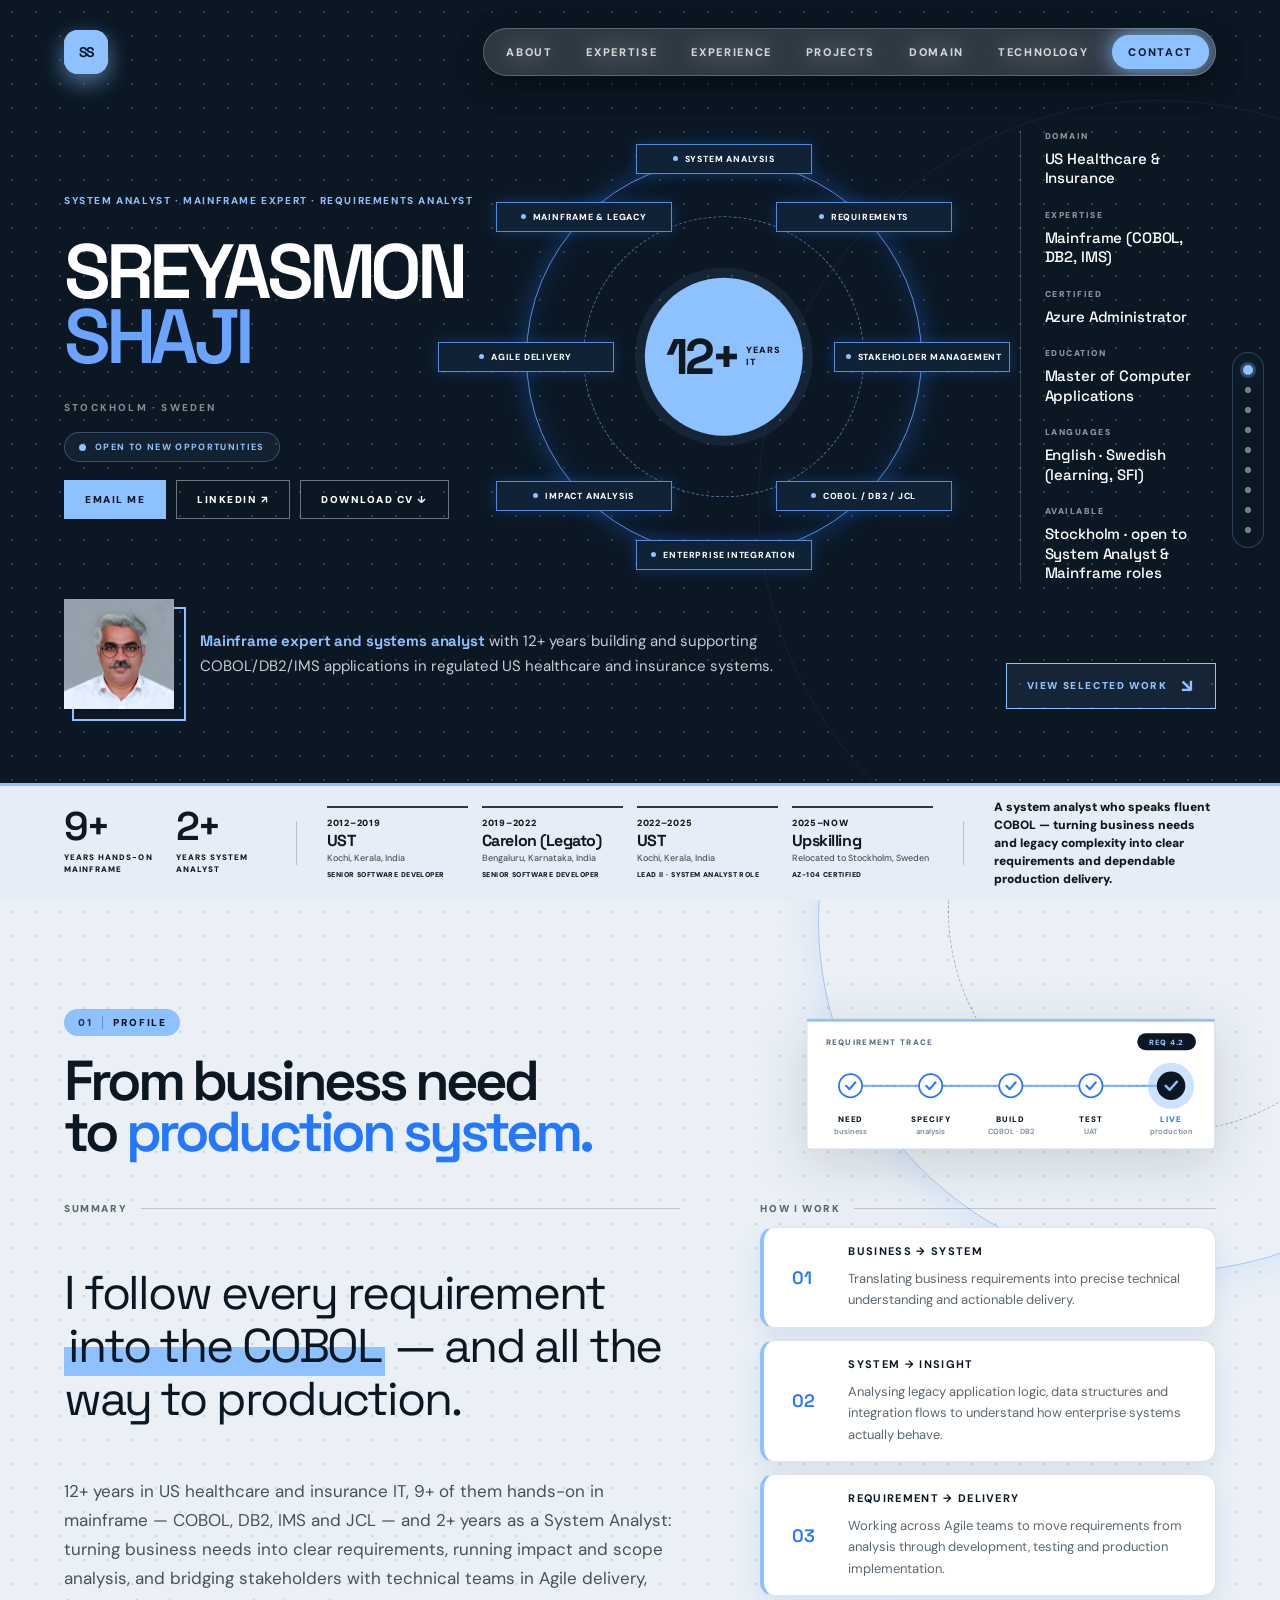
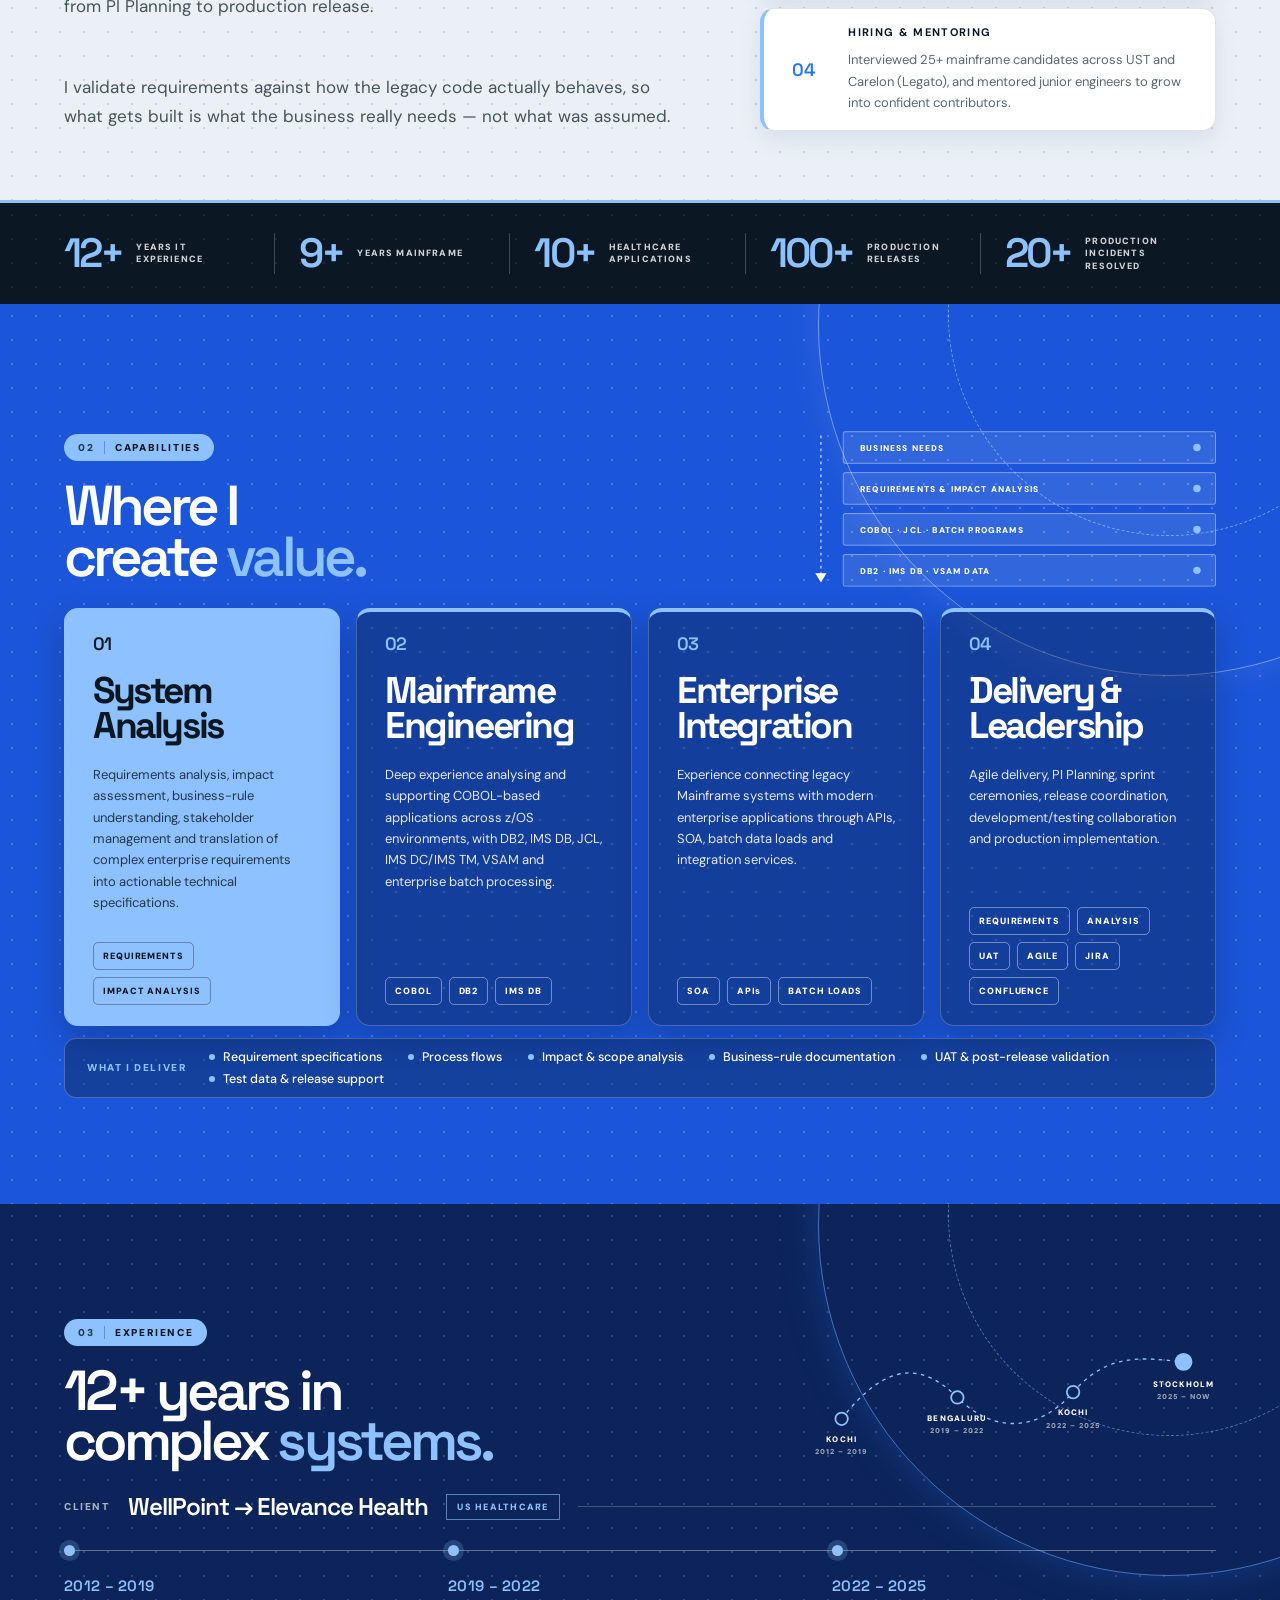
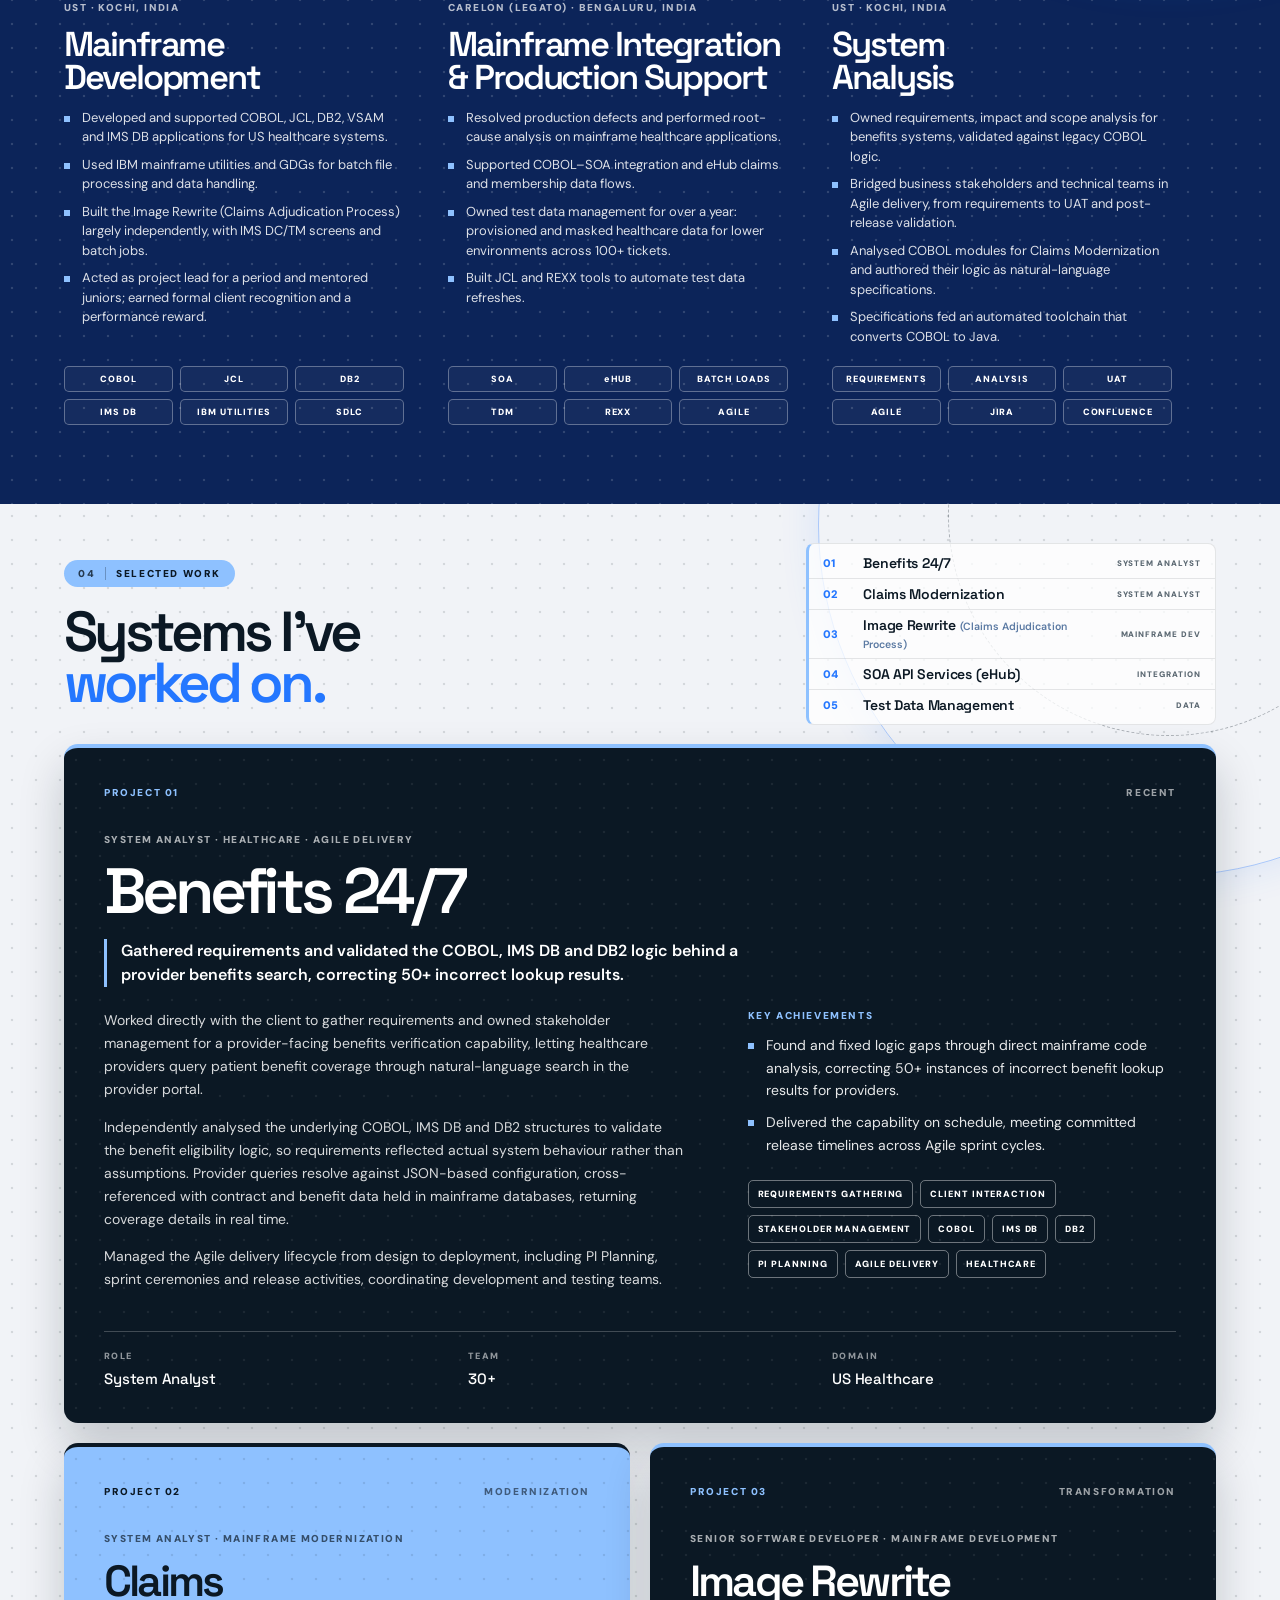
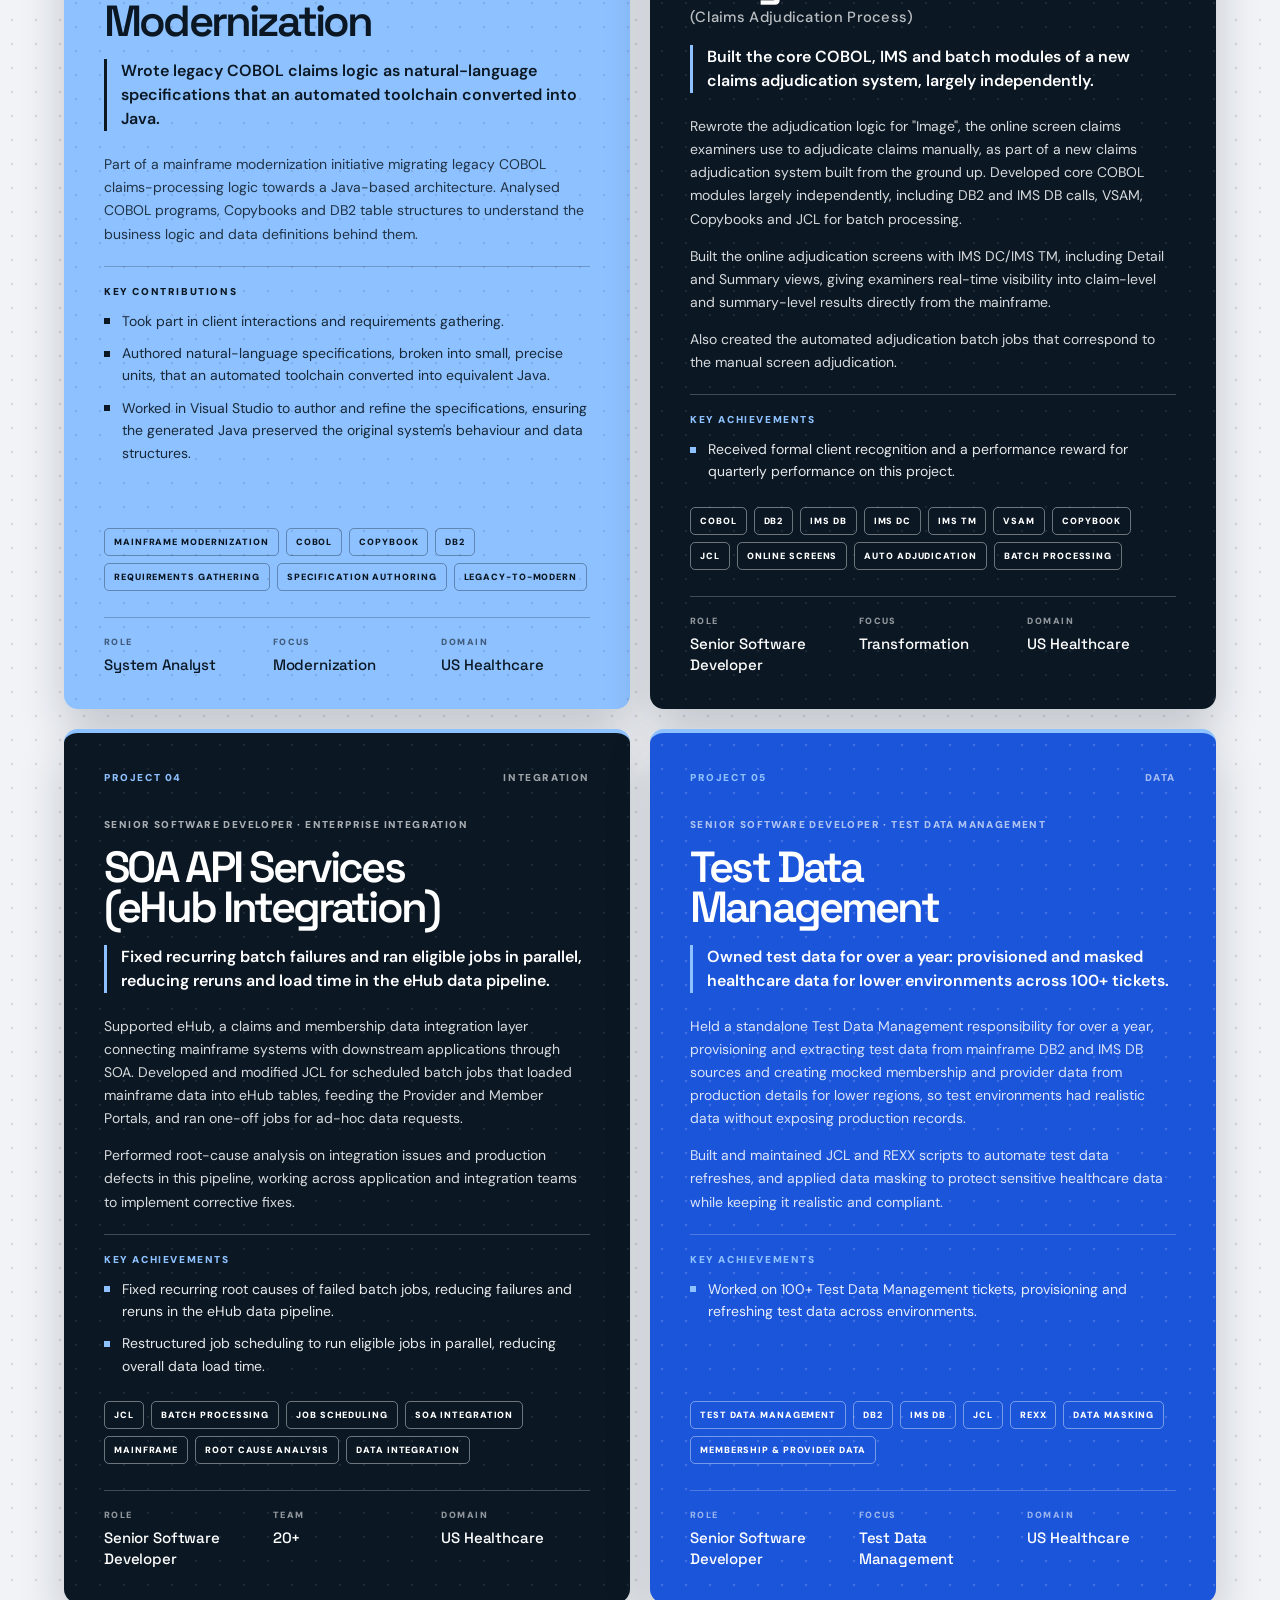
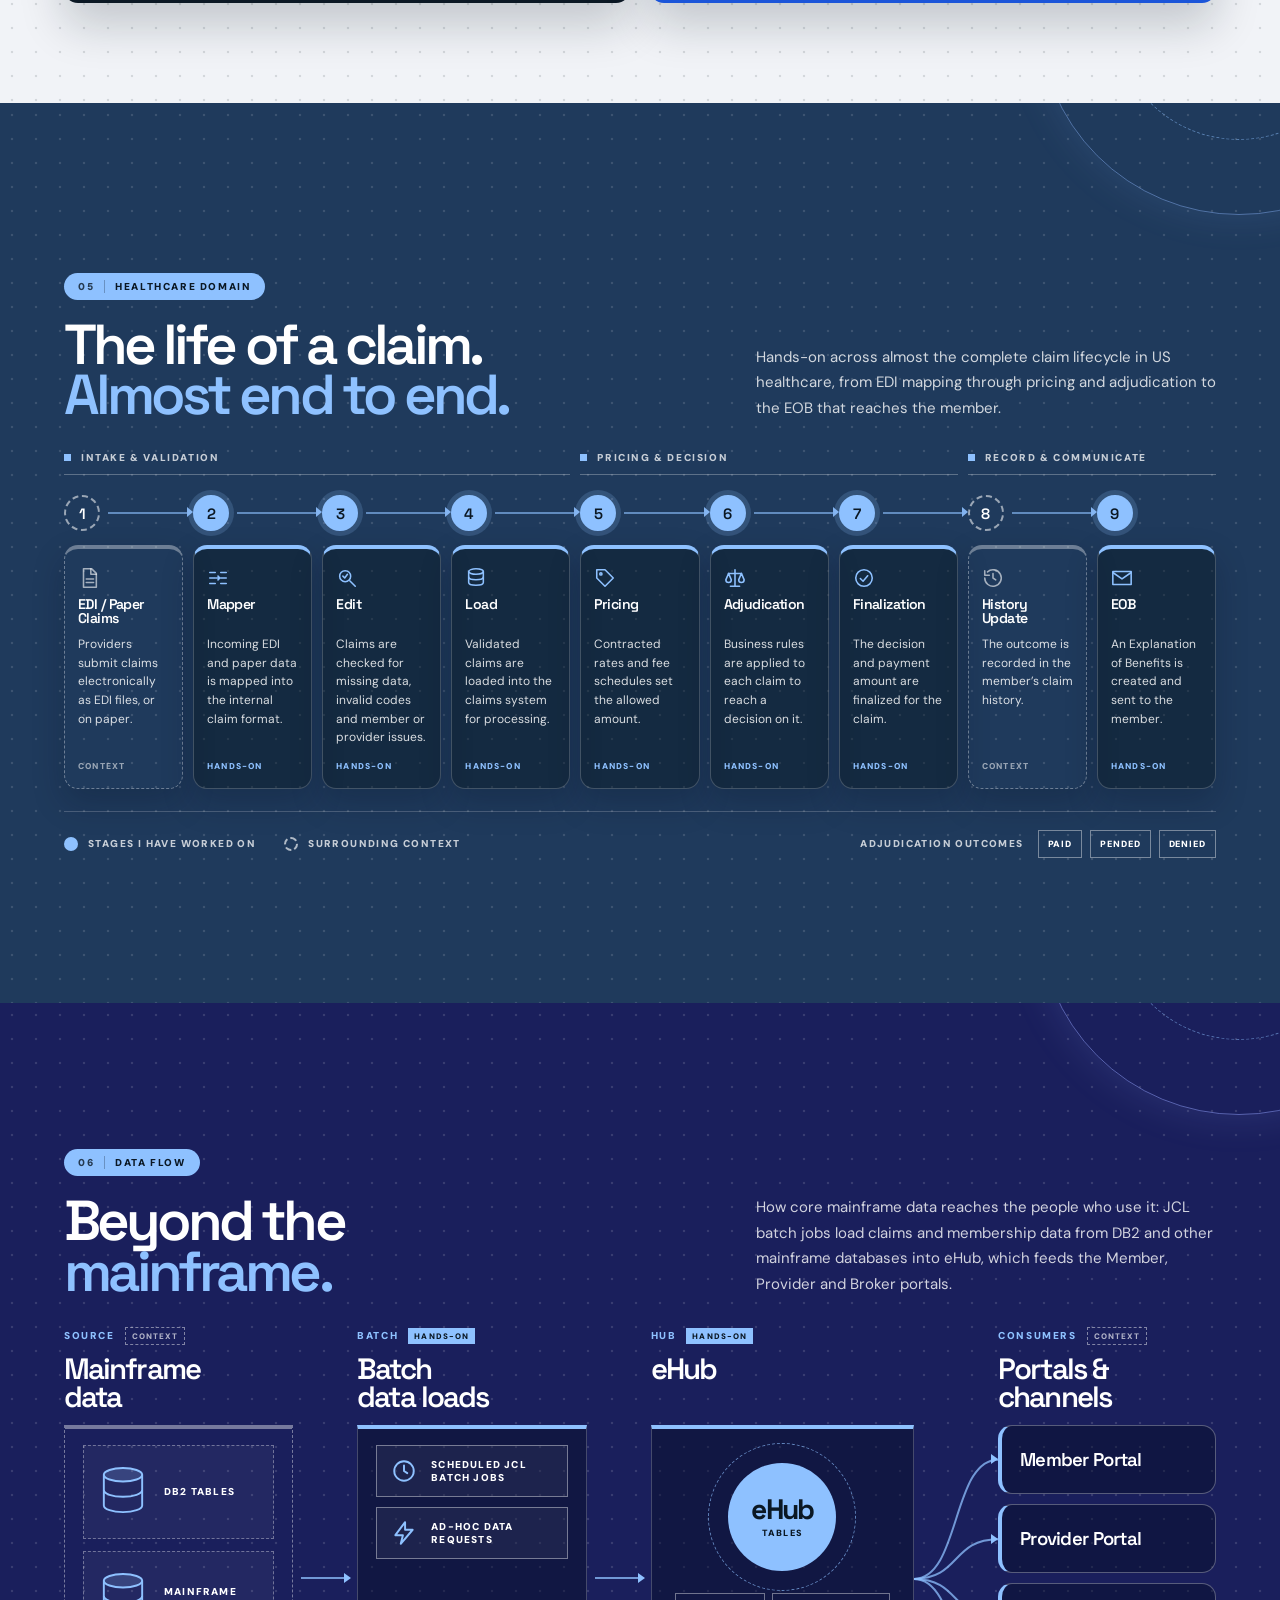
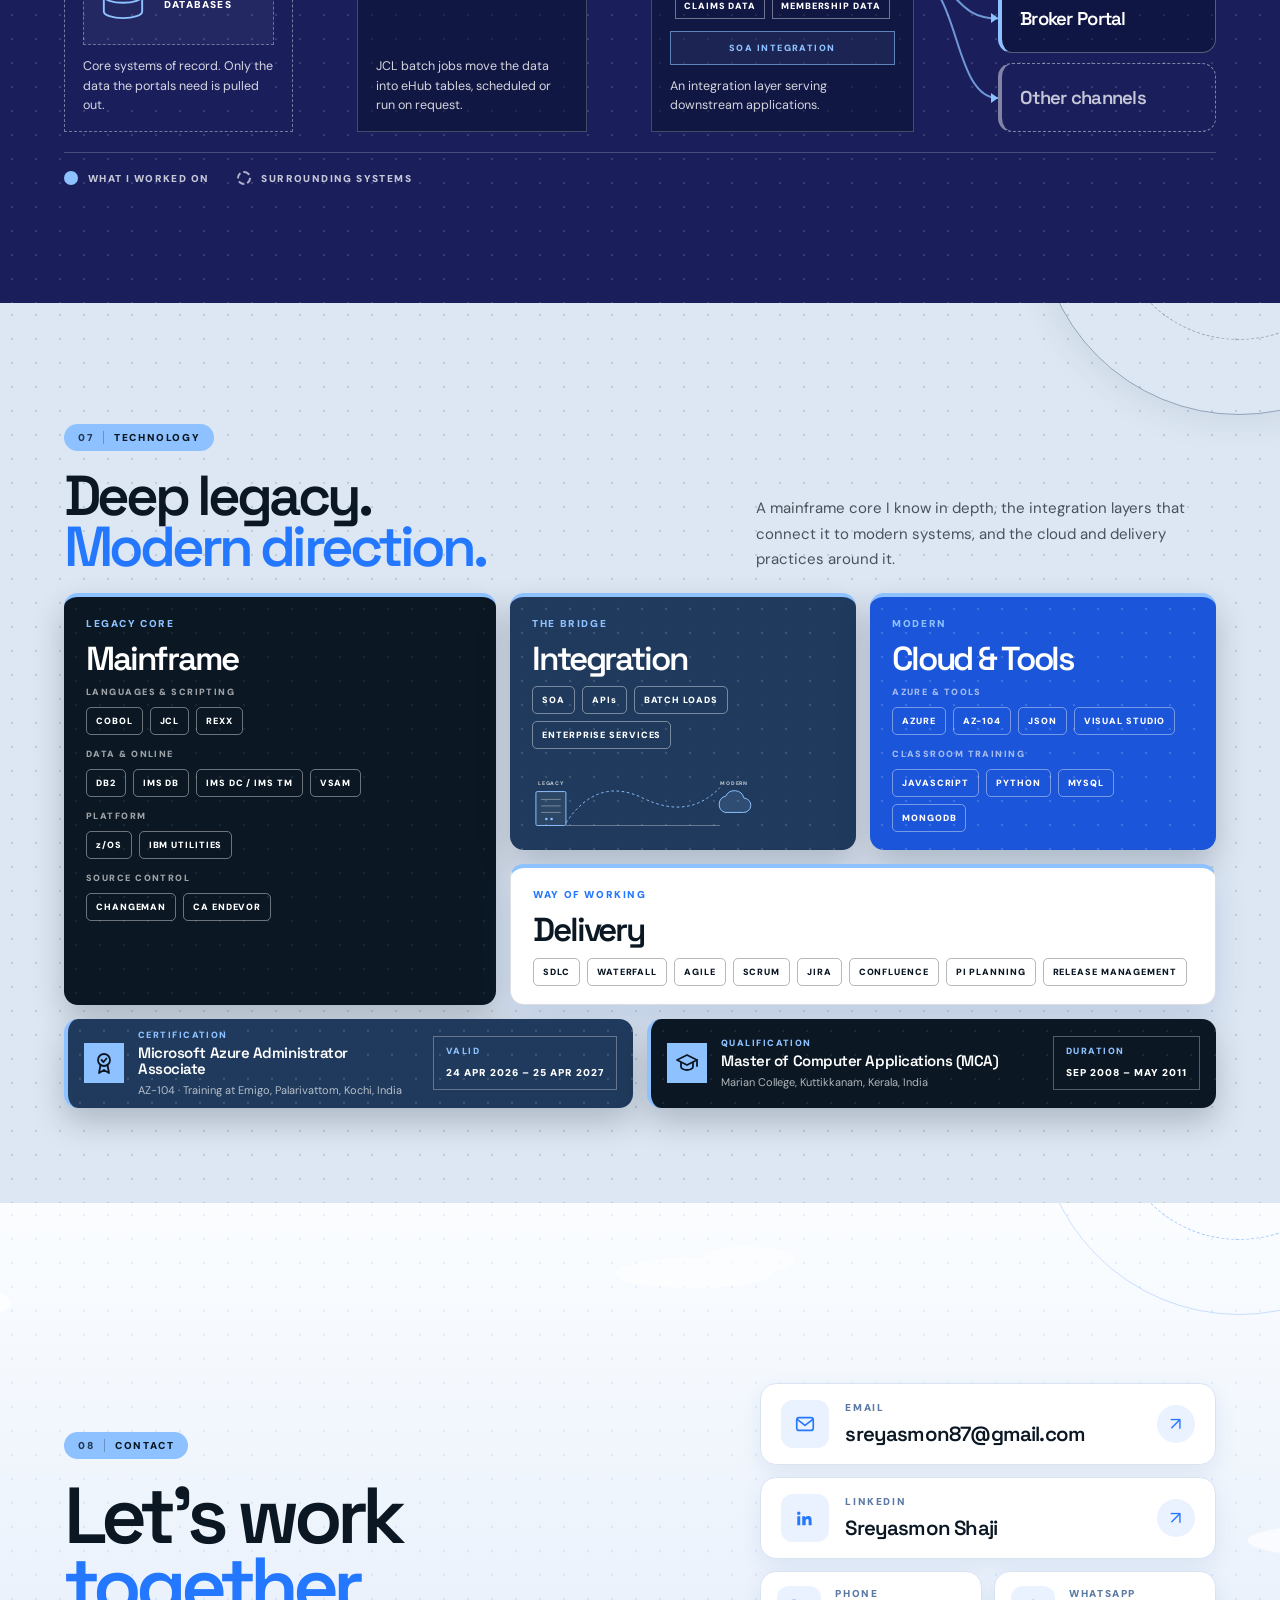
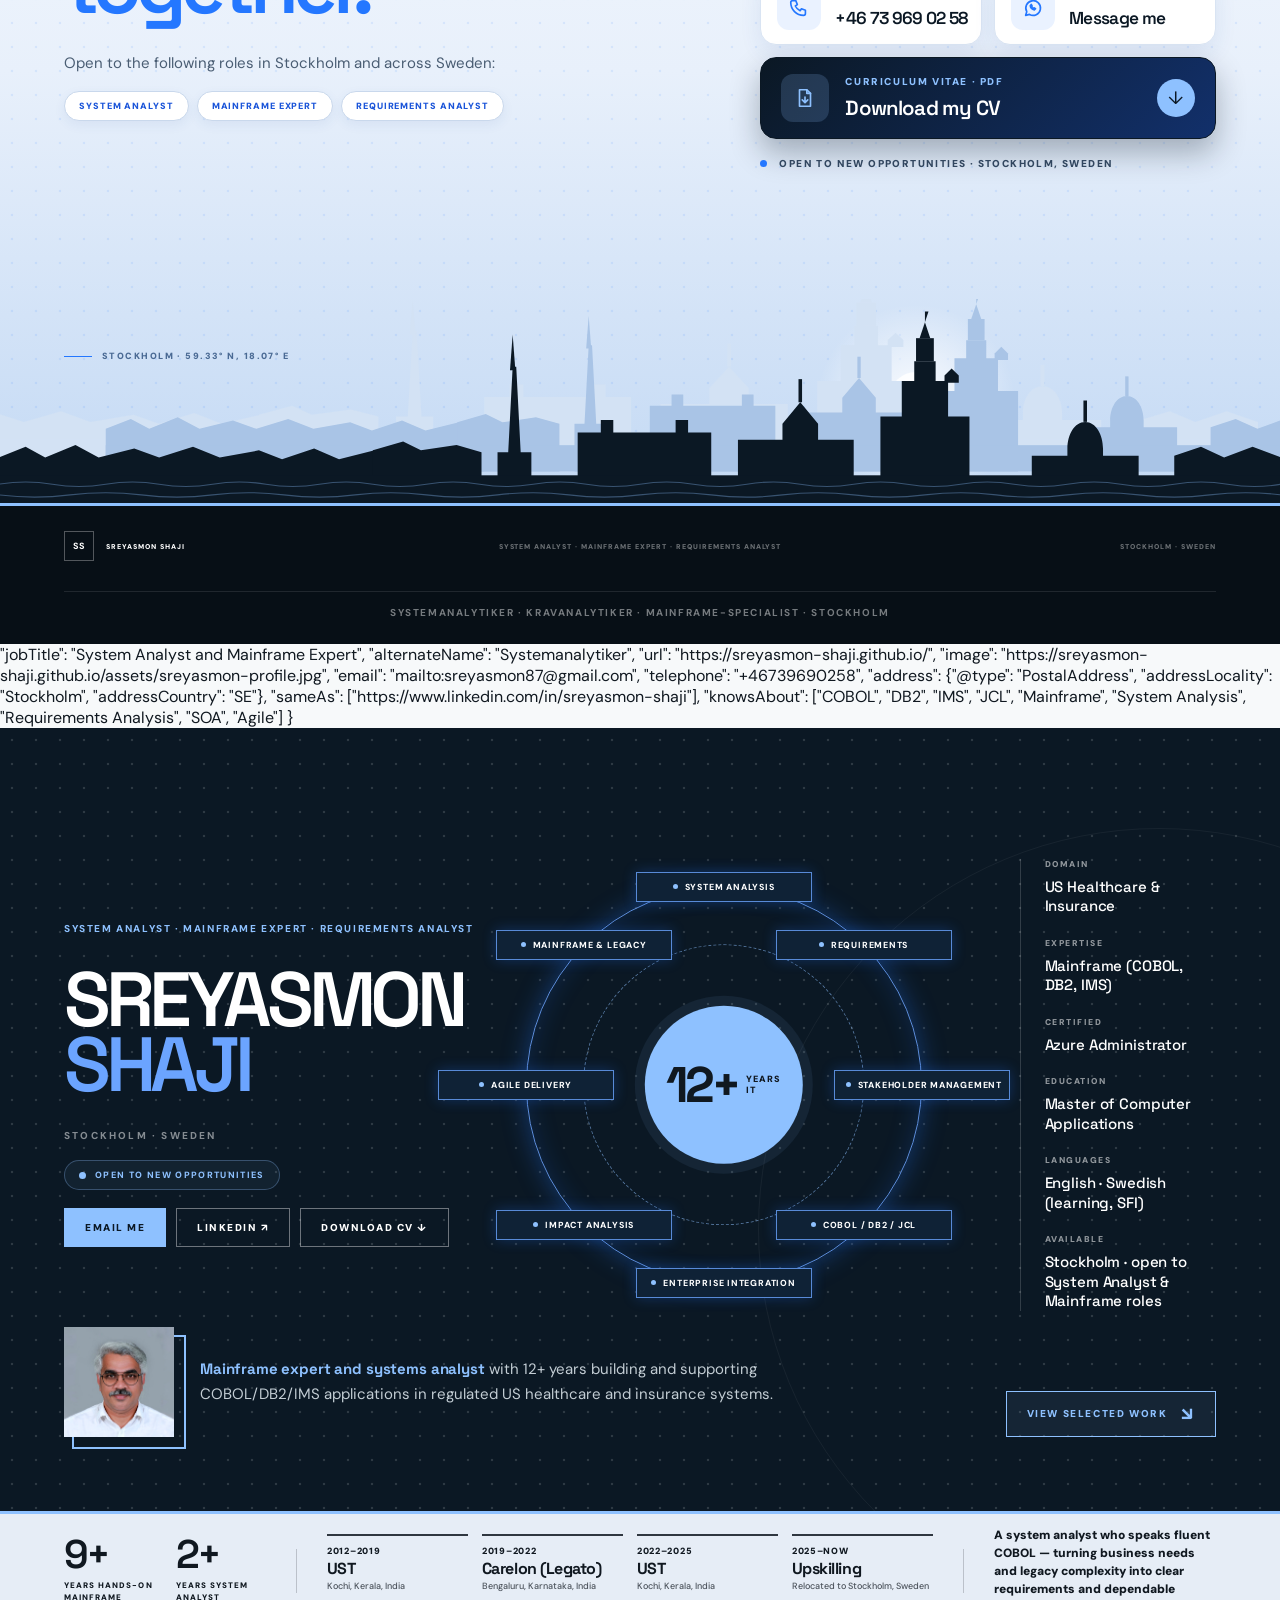
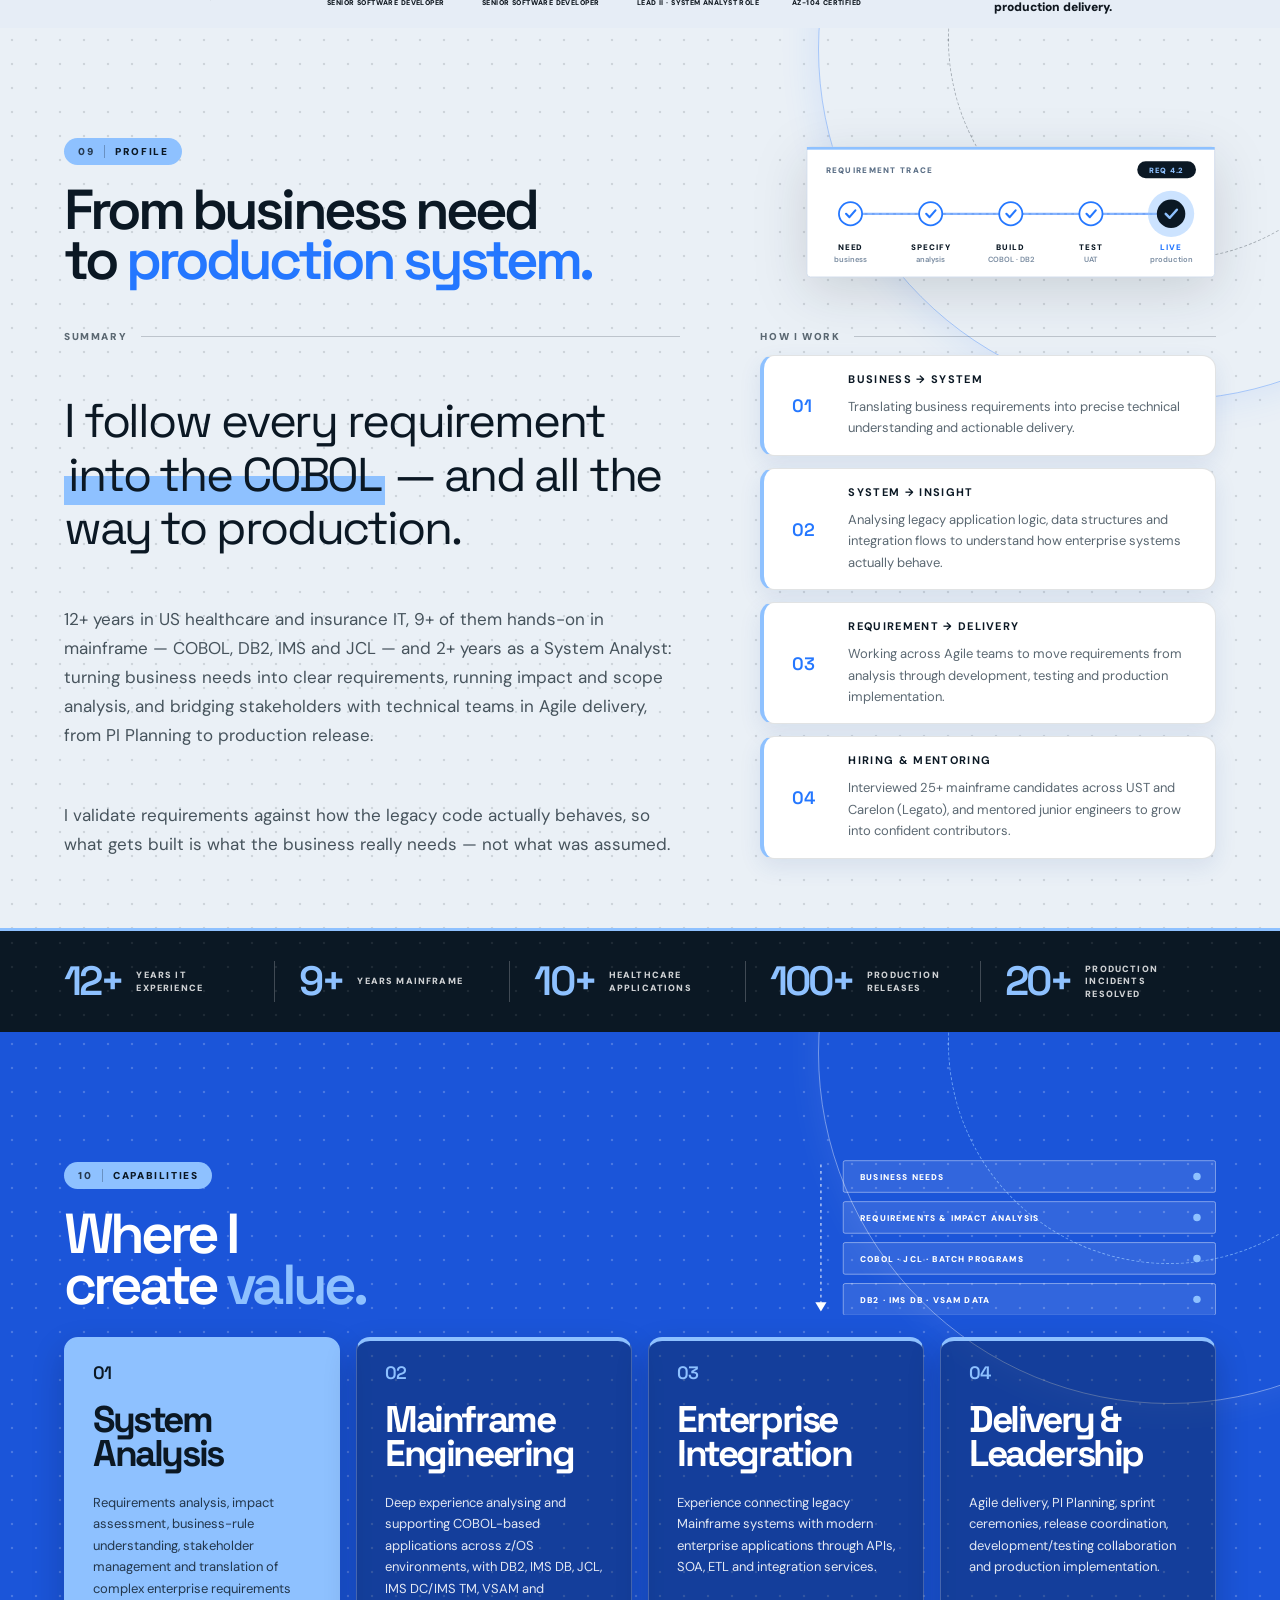
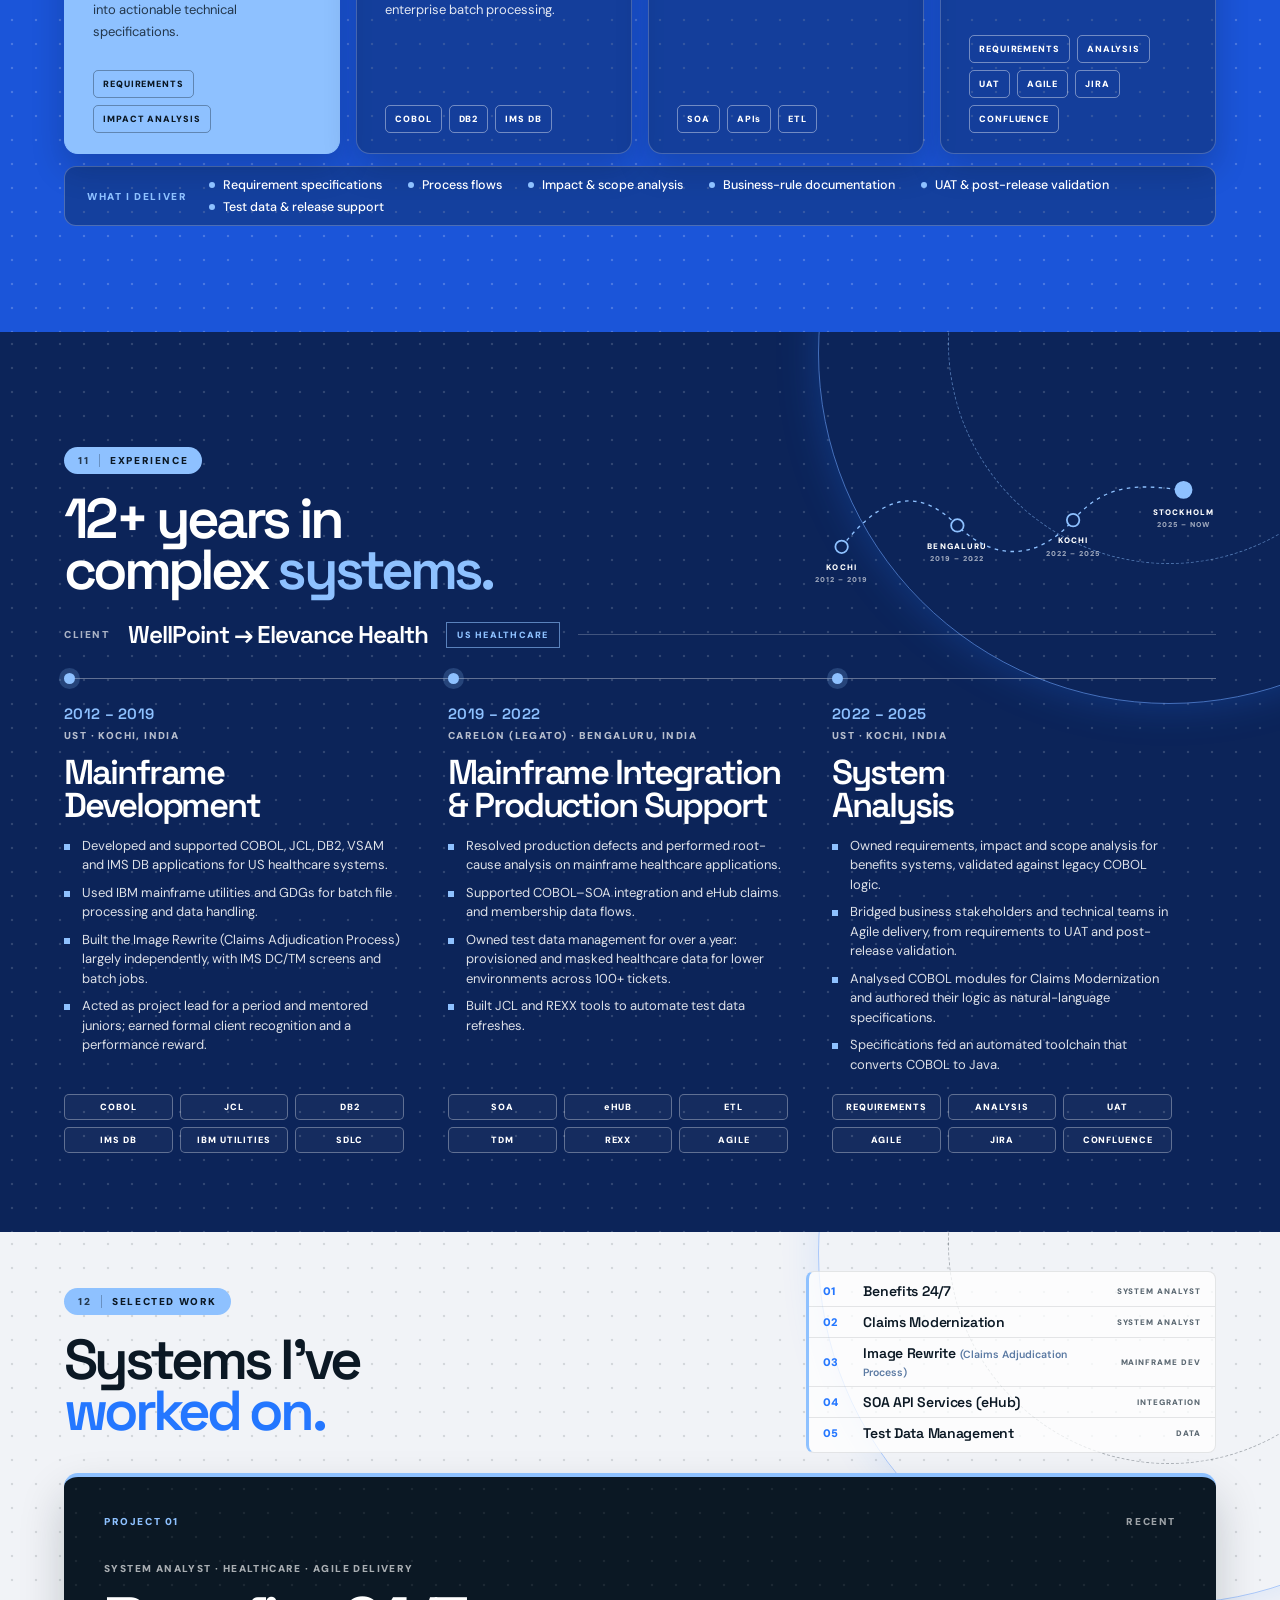
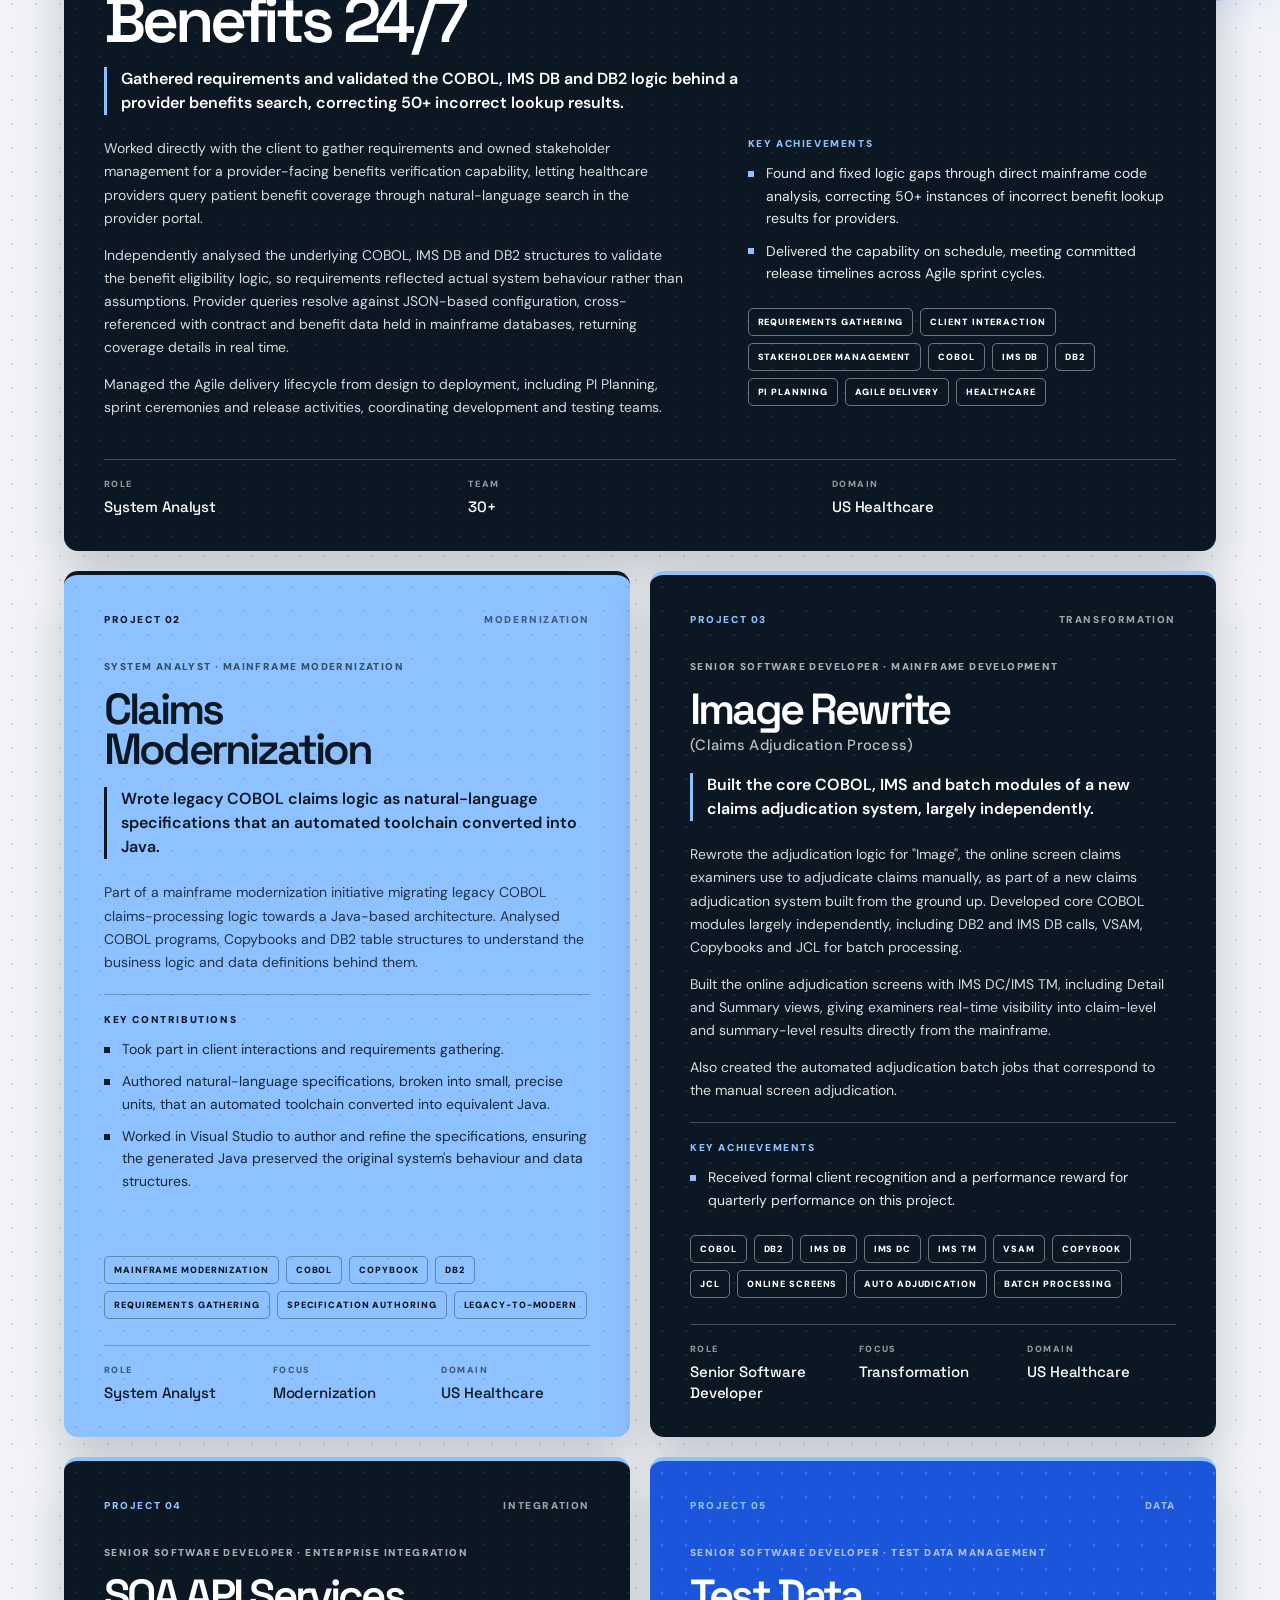
<file: index.html>
<!DOCTYPE html>
<html lang="en">
<head>
    <meta charset="UTF-8">
    <meta name="viewport" content="width=device-width, initial-scale=1.0">

    <title>Sreyasmon Shaji | System Analyst | Mainframe Expert | Requirements Analyst</title>

    <meta name="description"
          content="Sreyasmon Shaji — System Analyst, Mainframe Expert and Requirements Analyst with 12+ years of experience across healthcare IT, mainframe systems, enterprise integration and technology delivery. Systemanalytiker och kravanalytiker med mainframe-erfarenhet, Stockholm.">

    <meta name="theme-color" content="#0b1824">
    <link rel="canonical" href="https://sreyasmon-shaji.github.io/">

    <link rel="icon" type="image/png" sizes="32x32" href="assets/favicon-32.png">
    <link rel="icon" type="image/png" sizes="512x512" href="assets/icon-512.png">
    <link rel="apple-touch-icon" href="assets/apple-touch-icon.png">

    <meta property="og:type" content="website">
    <meta property="og:site_name" content="Sreyasmon Shaji">
    <meta property="og:title" content="Sreyasmon Shaji | System Analyst · Mainframe Expert · Requirements Analyst">
    <meta property="og:description" content="12+ years in US healthcare and insurance IT, 9+ of them hands-on in mainframe (COBOL, DB2, IMS, JCL) and 2+ as a System Analyst. Based in Stockholm, Sweden.">
    <meta property="og:url" content="https://sreyasmon-shaji.github.io/">
    <meta property="og:image" content="https://sreyasmon-shaji.github.io/assets/sreyas_preview.png">
    <meta property="og:image:width" content="1200">
    <meta property="og:image:height" content="630">
    <meta name="twitter:card" content="summary_large_image">
    <meta name="twitter:title" content="Sreyasmon Shaji | System Analyst · Mainframe Expert">
    <meta name="twitter:description" content="System Analyst and Mainframe Expert with 12+ years in US healthcare IT. Stockholm, Sweden.">
    <meta name="twitter:image" content="https://sreyasmon-shaji.github.io/assets/og-image-v2.png">

    <script type="application/ld+json">
    {
      "@context": "https://schema.org",
      "@type": "Person",
      "name": "Sreyasmon Shaji",
      "jobTitle": "System Analyst and Mainframe Expert",
      "alternateName": "Systemanalytiker",
      "url": "https://sreyasmon-shaji.github.io/",
      "image": "https://sreyasmon-shaji.github.io/assets/sreyasmon-profile.jpg",
      "email": "mailto:sreyasmon87@gmail.com",
      "telephone": "+46739690258",
      "address": {"@type": "PostalAddress", "addressLocality": "Stockholm", "addressCountry": "SE"},
      "sameAs": ["https://www.linkedin.com/in/sreyasmon-shaji"],
      "knowsAbout": ["COBOL", "DB2", "IMS", "JCL", "Mainframe", "System Analysis", "Requirements Analysis", "SOA", "Agile"]
    }
    </script>

    <link rel="preconnect" href="https://fonts.googleapis.com">
    <link rel="preconnect" href="https://fonts.gstatic.com" crossorigin>
    <link href="https://fonts.googleapis.com/css2?family=DM+Sans:wght@400;500;600;700&family=Space+Grotesk:wght@400;500;600;700&display=swap" rel="stylesheet">

    <link rel="stylesheet" href="style.css?v=20261056">
</head>

<body>

    <div class="scroll-progress" aria-hidden="true"><i></i></div>

    <nav class="page-rail" aria-label="Page sections">
        <a href="#top" data-target="top" aria-label="Home"><span>HOME</span></a>
        <a href="#about" data-target="about" aria-label="About"><span>ABOUT</span></a>
        <a href="#expertise" data-target="expertise" aria-label="Expertise"><span>EXPERTISE</span></a>
        <a href="#experience" data-target="experience" aria-label="Experience"><span>EXPERIENCE</span></a>
        <a href="#projects" data-target="projects" aria-label="Projects"><span>PROJECTS</span></a>
        <a href="#domain" data-target="domain" aria-label="Domain"><span>DOMAIN</span></a>
        <a href="#dataflow" data-target="dataflow" aria-label="Data flow"><span>DATA FLOW</span></a>
        <a href="#technology" data-target="technology" aria-label="Technology"><span>TECHNOLOGY</span></a>
        <a href="#contact" data-target="contact" aria-label="Contact"><span>CONTACT</span></a>
    </nav>

    <!-- NAVIGATION -->
    <header class="site-header">
        <div class="nav-wrap">
            <a href="#top" class="brand-mark">SS</a>

            <nav class="main-nav">
                <a href="#about">ABOUT</a>
                <a href="#expertise">EXPERTISE</a>
                <a href="#experience">EXPERIENCE</a>
                <a href="#projects">PROJECTS</a>
                <a href="#domain">DOMAIN</a>
                <a href="#technology">TECHNOLOGY</a>
                <a href="#contact">CONTACT</a>
            </nav>

            <button class="menu-toggle" type="button" aria-label="Open menu" aria-expanded="false"><span></span><span></span><span></span></button>
        </div>
    </header>


    <main id="top">

        <!-- HERO + POSITIONING: sized to fit the first viewport -->
        <div class="above-fold">

        <!-- HERO -->
        <section class="hero">
            <div class="hero-grid">

                <div class="hero-copy">
                    <div class="eyebrow">
                        SYSTEM ANALYST · MAINFRAME EXPERT · REQUIREMENTS ANALYST
                    </div>

                    <h1>
                        SREYASMON<br>
                        <span>SHAJI</span>
                    </h1>

                    <div class="hero-location">
                        STOCKHOLM · SWEDEN
                    </div>

                    <div class="status-badge">
                        <span class="status-dot"></span>
                        OPEN TO NEW OPPORTUNITIES
                    </div>

                    <div class="hero-cta">
                        <a href="mailto:sreyasmon87@gmail.com" class="cta-btn cta-primary">EMAIL ME</a>
                        <a href="https://www.linkedin.com/in/sreyasmon-shaji"
                           target="_blank"
                           rel="noopener noreferrer"
                           class="cta-btn cta-secondary">LINKEDIN ↗</a>
                        <a href="assets/Sreyasmon-Shaji-CV-System-Analyst-Mainframe.pdf"
                           target="_blank"
                           rel="noopener"
                           class="cta-btn cta-secondary">DOWNLOAD CV ↓</a>
                    </div>
                </div>


                <div class="hero-visual">

                    <div class="hero-orbit">
                        <div class="orbit-ring orbit-ring-one"></div>
                        <div class="orbit-ring orbit-ring-two"></div>

                        <div class="orbit-core">
                            <strong>12+</strong>
                            <span>YEARS<br>IT</span>
                        </div>

                        <span class="orbit-label label-one">SYSTEM ANALYSIS</span>
                        <span class="orbit-label label-two">REQUIREMENTS</span>
                        <span class="orbit-label label-three">STAKEHOLDER MANAGEMENT</span>
                        <span class="orbit-label label-four">COBOL / DB2 / JCL</span>
                        <span class="orbit-label label-five">ENTERPRISE INTEGRATION</span>
                        <span class="orbit-label label-six">IMPACT ANALYSIS</span>
                        <span class="orbit-label label-seven">AGILE DELIVERY</span>
                        <span class="orbit-label label-eight">MAINFRAME &amp; LEGACY</span>
                    </div>

                    <aside class="hero-facts" aria-label="Profile at a glance">
                        <div class="fact">
                            <span>DOMAIN</span>
                            <strong>US Healthcare &amp; Insurance</strong>
                        </div>

                        <div class="fact">
                            <span>EXPERTISE</span>
                            <strong>Mainframe (COBOL, DB2, IMS)</strong>
                        </div>

                        <div class="fact">
                            <span>CERTIFIED</span>
                            <strong>Azure Administrator</strong>
                        </div>

                        <div class="fact">
                            <span>EDUCATION</span>
                            <strong>Master of Computer Applications</strong>
                        </div>

                        <div class="fact">
                            <span>LANGUAGES</span>
                            <strong>English · Swedish (learning, SFI)</strong>
                        </div>

                        <div class="fact">
                            <span>AVAILABLE</span>
                            <strong>Stockholm · open to System Analyst &amp; Mainframe roles</strong>
                        </div>
                    </aside>

                </div>

            </div>

            <div class="hero-bottom">
                <div class="hero-bottom-left">
                    <div class="hero-photo-frame">
                        <img src="assets/sreyasmon-profile.jpg"
                             alt="Sreyasmon Shaji"
                             class="hero-photo">
                    </div>

                    <p>
                        <strong>Mainframe expert and systems analyst</strong> with 12+ years building and
                        supporting COBOL/DB2/IMS applications in regulated US healthcare
                        and insurance systems.
                    </p>
                </div>

                <a href="#projects" class="hero-link">
                    VIEW SELECTED WORK
                    <span>↘</span>
                </a>
            </div>
        </section>


        <!-- POSITIONING STRIP -->
        <section class="positioning-strip">
            <div class="positioning-item">
                <div class="stat">
                    <span>9+</span>
                    <small>YEARS HANDS-ON MAINFRAME</small>
                </div>

                <div class="stat">
                    <span>2+</span>
                    <small>YEARS SYSTEM ANALYST</small>
                </div>
            </div>

            <div class="positioning-divider"></div>

            <div class="career-timeline" aria-label="Career timeline">
                <div class="career-item">
                    <span class="career-years">2012–2019</span>
                    <strong class="career-company">UST</strong>
                    <span class="career-place">Kochi, Kerala, India</span>
                    <span class="career-role">Senior Software Developer</span>
                </div>

                <div class="career-item">
                    <span class="career-years">2019–2022</span>
                    <strong class="career-company">Carelon (Legato)</strong>
                    <span class="career-place">Bengaluru, Karnataka, India</span>
                    <span class="career-role">Senior Software Developer</span>
                </div>

                <div class="career-item">
                    <span class="career-years">2022–2025</span>
                    <strong class="career-company">UST</strong>
                    <span class="career-place">Kochi, Kerala, India</span>
                    <span class="career-role">Lead II · System Analyst role</span>
                </div>

                <div class="career-item career-now">
                    <span class="career-years">2025–NOW</span>
                    <strong class="career-company">Upskilling</strong>
                    <span class="career-place">Relocated to Stockholm, Sweden</span>
                    <span class="career-role">AZ-104 Certified</span>
                </div>
            </div>

            <div class="positioning-divider"></div>

            <div class="positioning-statement">
                A system analyst who speaks fluent COBOL — turning business
                needs and legacy complexity into clear requirements and
                dependable production delivery.
            </div>
        </section>

        </div>


        <!-- ABOUT -->
        <section class="about-section" id="about">

            <div class="about-inner">

                <div class="about-head">
                    <div class="about-eyebrow">PROFILE</div>

                    <h2>
                        From business need<br>
                        to <em>production system.</em>
                    </h2>

                    <svg class="head-art art-trace" viewBox="0 0 460 148" aria-hidden="true">
                        <rect class="tr-card" x="1" y="1" width="458" height="146" rx="4"/>
                        <rect class="tr-top" x="1" y="1" width="458" height="3"/>
                        <text class="tr-k" x="22" y="30">REQUIREMENT TRACE</text>
                        <rect class="tr-pill" x="372" y="17" width="66" height="19" rx="9.5"/>
                        <text class="tr-pt" x="405" y="30" text-anchor="middle">REQ 4.2</text>
                        <line class="tr-base" x1="50" y1="76" x2="410" y2="76"/>
                        <line class="tr-prog" x1="50" y1="76" x2="410" y2="76"/>
                        <circle class="tr-node" cx="50" cy="76" r="13"/><path class="tr-tick" d="M45 76 l3.8 3.8 l6.6 -7.6"/><text class="tr-l" x="50" y="117" text-anchor="middle">NEED</text><text class="tr-s" x="50" y="130" text-anchor="middle">business</text><circle class="tr-node" cx="140" cy="76" r="13"/><path class="tr-tick" d="M135 76 l3.8 3.8 l6.6 -7.6"/><text class="tr-l" x="140" y="117" text-anchor="middle">SPECIFY</text><text class="tr-s" x="140" y="130" text-anchor="middle">analysis</text><circle class="tr-node" cx="230" cy="76" r="13"/><path class="tr-tick" d="M225 76 l3.8 3.8 l6.6 -7.6"/><text class="tr-l" x="230" y="117" text-anchor="middle">BUILD</text><text class="tr-s" x="230" y="130" text-anchor="middle">COBOL · DB2</text><circle class="tr-node" cx="320" cy="76" r="13"/><path class="tr-tick" d="M315 76 l3.8 3.8 l6.6 -7.6"/><text class="tr-l" x="320" y="117" text-anchor="middle">TEST</text><text class="tr-s" x="320" y="130" text-anchor="middle">UAT</text><circle class="tr-glow" cx="410" cy="76" r="26"/><circle class="tr-end" cx="410" cy="76" r="16"/><path class="tr-tick-end" d="M404 76 l4.5 4.5 l8 -9"/><text class="tr-l tr-lend" x="410" y="117" text-anchor="middle">LIVE</text><text class="tr-s" x="410" y="130" text-anchor="middle">production</text>
                    </svg>
                </div>

                <div class="about-grid">

                    <div class="about-intro">

                        <div class="about-label">SUMMARY</div>

                        <p class="large-copy">
                            I follow every requirement <span class="hl">into the COBOL</span>
                            — and all the way to production.
                        </p>

                        <p>
                            12+ years in US healthcare and insurance IT, 9+ of them
                            hands-on in mainframe — COBOL, DB2, IMS and JCL — and 2+ years
                            as a System Analyst: turning business needs into
                            clear requirements, running impact and scope analysis, and
                            bridging stakeholders with technical teams in Agile
                            delivery, from PI Planning to production release.
                        </p>

                        <p>
                            I validate requirements against how the legacy code
                            actually behaves, so what gets built is what the business
                            really needs — not what was assumed.
                        </p>

                    </div>

                    <div class="about-focus">

                        <div class="about-label">HOW I WORK</div>

                        <div class="focus-item">
                            <span>01</span>
                            <div>
                                <strong>BUSINESS → SYSTEM</strong>
                                <p>
                                    Translating business requirements into precise
                                    technical understanding and actionable delivery.
                                </p>
                            </div>
                        </div>

                        <div class="focus-item">
                            <span>02</span>
                            <div>
                                <strong>SYSTEM → INSIGHT</strong>
                                <p>
                                    Analysing legacy application logic, data structures
                                    and integration flows to understand how enterprise
                                    systems actually behave.
                                </p>
                            </div>
                        </div>

                        <div class="focus-item">
                            <span>03</span>
                            <div>
                                <strong>REQUIREMENT → DELIVERY</strong>
                                <p>
                                    Working across Agile teams to move requirements
                                    from analysis through development, testing and
                                    production implementation.
                                </p>
                            </div>
                        </div>

                        <div class="focus-item">
                            <span>04</span>
                            <div>
                                <strong>HIRING &amp; MENTORING</strong>
                                <p>
                                    Interviewed 25+ mainframe candidates across UST and
                                    Carelon (Legato), and mentored junior engineers to
                                    grow into confident contributors.
                                </p>
                            </div>
                        </div>

                    </div>
                </div>

            </div>
        </section>


        <!-- NUMBERS -->
        <section class="numbers-section">

            <div class="number-block">
                <strong>12+</strong>
                <span>YEARS IT EXPERIENCE</span>
            </div>

            <div class="number-block">
                <strong>9+</strong>
                <span>YEARS MAINFRAME</span>
            </div>

            <div class="number-block">
                <strong>10+</strong>
                <span>HEALTHCARE APPLICATIONS</span>
            </div>

            <div class="number-block">
                <strong>100+</strong>
                <span>PRODUCTION RELEASES</span>
            </div>

            <div class="number-block">
                <strong>20+</strong>
                <span>PRODUCTION INCIDENTS RESOLVED</span>
            </div>

        </section>


        <!-- EXPERTISE -->
        <section class="expertise-section" id="expertise">

            <div class="expertise-inner">

                <div class="expertise-head">
                    <div class="about-eyebrow">CAPABILITIES</div>

                    <h2>
                        Where I<br>
                        create <em>value.</em>
                    </h2>

                    <svg class="head-art art-stack" viewBox="0 0 440 168" aria-hidden="true">
                        <path class="st-line" d="M16 6v156"/>
                        <path class="st-fill" d="M10 154l6 10 6-10z"/>
                        <g class="st-bars">
                            <rect x="40" y="2" width="400" height="34" rx="2"/>
                            <rect x="40" y="46" width="400" height="34" rx="2"/>
                            <rect x="40" y="90" width="400" height="34" rx="2"/>
                            <rect x="40" y="134" width="400" height="34" rx="2"/>
                        </g>
                        <g class="st-text">
                            <text x="58" y="23">BUSINESS NEEDS</text>
                            <text x="58" y="67">REQUIREMENTS &amp; IMPACT ANALYSIS</text>
                            <text x="58" y="111">COBOL · JCL · BATCH PROGRAMS</text>
                            <text x="58" y="155">DB2 · IMS DB · VSAM DATA</text>
                        </g>
                        <g class="st-dots">
                            <circle cx="420" cy="19" r="4"/><circle cx="420" cy="63" r="4"/><circle cx="420" cy="107" r="4"/><circle cx="420" cy="151" r="4"/>
                        </g>
                    </svg>
                </div>

                <div class="expertise-grid">

                    <article class="expertise-card expertise-primary">
                        <div class="card-number">01</div>
                        <h3>System<br>Analysis</h3>
                        <p>
                            Requirements analysis, impact assessment, business-rule
                            understanding, stakeholder management and translation of
                            complex enterprise requirements into actionable technical
                            specifications.
                        </p>
                        <div class="card-tags">
                            <span>REQUIREMENTS</span>
                            <span>IMPACT ANALYSIS</span>
                        </div>
                    </article>

                    <article class="expertise-card">
                        <div class="card-number">02</div>
                        <h3>Mainframe<br>Engineering</h3>
                        <p>
                            Deep experience analysing and supporting COBOL-based
                            applications across z/OS environments, with DB2, IMS DB,
                            JCL, IMS DC/IMS TM, VSAM and enterprise batch processing.
                        </p>
                        <div class="card-tags">
                            <span>COBOL</span>
                            <span>DB2</span>
                            <span>IMS DB</span>
                        </div>
                    </article>

                    <article class="expertise-card">
                        <div class="card-number">03</div>
                        <h3>Enterprise<br>Integration</h3>
                        <p>
                            Experience connecting legacy Mainframe systems with
                            modern enterprise applications through APIs, SOA, batch
                            data loads and integration services.
                        </p>
                        <div class="card-tags">
                            <span>SOA</span>
                            <span>APIs</span>
                            <span>BATCH LOADS</span>
                        </div>
                    </article>

                    <article class="expertise-card">
                        <div class="card-number">04</div>
                        <h3>Delivery &amp;<br>Leadership</h3>
                        <p>
                            Agile delivery, PI Planning, sprint ceremonies, release
                            coordination, development/testing collaboration and
                            production implementation.
                        </p>
                        <div class="card-tags">
                            <span>REQUIREMENTS</span>
                            <span>ANALYSIS</span>
                            <span>UAT</span>
                            <span>AGILE</span>
                            <span>JIRA</span>
                            <span>CONFLUENCE</span>
                        </div>
                    </article>

                </div>

                <div class="deliver-strip">
                    <span class="deliver-label">WHAT I DELIVER</span>
                    <ul>
                        <li>Requirement specifications</li>
                        <li>Process flows</li>
                        <li>Impact &amp; scope analysis</li>
                        <li>Business-rule documentation</li>
                        <li>UAT &amp; post-release validation</li>
                        <li>Test data &amp; release support</li>
                    </ul>
                </div>

            </div>
        </section>


        <!-- EXPERIENCE -->
        <section class="experience-section" id="experience">

            <div class="experience-inner">

                <div class="experience-head">
                    <div class="about-eyebrow">EXPERIENCE</div>

                    <h2>
                        12+ years in<br>
                        complex <em>systems.</em>
                    </h2>

                    <svg class="head-art art-route" viewBox="0 0 460 150" aria-hidden="true">
                        <path class="rt-arc" d="M40 104 C90 40 130 40 170 80 S260 120 300 74 S380 36 424 40"/>
                        <circle class="rt-node" cx="40" cy="104" r="7"/>
                        <circle class="rt-node" cx="170" cy="80" r="7"/>
                        <circle class="rt-node" cx="300" cy="74" r="7"/>
                        <circle class="rt-node rt-end" cx="424" cy="40" r="9"/>
                        <g class="rt-text">
                            <text x="40" y="130" text-anchor="middle">KOCHI</text>
                            <text x="170" y="106" text-anchor="middle">BENGALURU</text>
                            <text x="300" y="100" text-anchor="middle">KOCHI</text>
                            <text x="424" y="68" text-anchor="middle">STOCKHOLM</text>
                        </g>
                        <g class="rt-years">
                            <text x="40" y="144" text-anchor="middle">2012 – 2019</text>
                            <text x="170" y="120" text-anchor="middle">2019 – 2022</text>
                            <text x="300" y="114" text-anchor="middle">2022 – 2025</text>
                            <text x="424" y="82" text-anchor="middle">2025 – NOW</text>
                        </g>
                    </svg>
                </div>

                <div class="exp-client">
                    <span class="exp-client-label">CLIENT</span>
                    <strong>WellPoint → Elevance Health</strong>
                    <em>US HEALTHCARE</em>
                </div>

                <div class="exp-timeline">

                    <article class="exp-step">
                        <span class="exp-years">2012 – 2019</span>
                        <span class="exp-org">UST · KOCHI, INDIA</span>
                        <h3>Mainframe<br>Development</h3>
                        <ul>
                            <li>Developed and supported COBOL, JCL, DB2, VSAM and IMS DB applications for US healthcare systems.</li>
                            <li>Used IBM mainframe utilities and GDGs for batch file processing and data handling.</li>
                            <li>Built the Image Rewrite (Claims Adjudication Process) largely independently, with IMS DC/TM screens and batch jobs.</li>
                            <li>Acted as project lead for a period and mentored juniors; earned formal client recognition and a performance reward.</li>
                        </ul>
                        <div class="exp-tags">
                            <span>COBOL</span>
                            <span>JCL</span>
                            <span>DB2</span>
                            <span>IMS DB</span>
                            <span>IBM UTILITIES</span>
                            <span>SDLC</span>
                        </div>
                    </article>

                    <article class="exp-step">
                        <span class="exp-years">2019 – 2022</span>
                        <span class="exp-org">CARELON (LEGATO) · BENGALURU, INDIA</span>
                        <h3>Mainframe Integration<br>&amp; Production Support</h3>
                        <ul>
                            <li>Resolved production defects and performed root-cause analysis on mainframe healthcare applications.</li>
                            <li>Supported COBOL–SOA integration and eHub claims and membership data flows.</li>
                            <li>Owned test data management for over a year: provisioned and masked healthcare data for lower environments across 100+ tickets.</li>
                            <li>Built JCL and REXX tools to automate test data refreshes.</li>
                        </ul>
                        <div class="exp-tags">
                            <span>SOA</span>
                            <span>eHUB</span>
                            <span>BATCH LOADS</span>
                            <span>TDM</span>
                            <span>REXX</span>
                            <span>AGILE</span>
                        </div>
                    </article>

                    <article class="exp-step">
                        <span class="exp-years">2022 – 2025</span>
                        <span class="exp-org">UST · KOCHI, INDIA</span>
                        <h3>System<br>Analysis</h3>
                        <ul>
                            <li>Owned requirements, impact and scope analysis for benefits systems, validated against legacy COBOL logic.</li>
                            <li>Bridged business stakeholders and technical teams in Agile delivery, from requirements to UAT and post-release validation.</li>
                            <li>Analysed COBOL modules for Claims Modernization and authored their logic as natural-language specifications.</li>
                            <li>Specifications fed an automated toolchain that converts COBOL to Java.</li>
                        </ul>
                        <div class="exp-tags">
                            <span>REQUIREMENTS</span>
                            <span>ANALYSIS</span>
                            <span>UAT</span>
                            <span>AGILE</span>
                            <span>JIRA</span>
                            <span>CONFLUENCE</span>
                        </div>
                    </article>

                </div>

            </div>
        </section>


        <!-- PROJECTS -->
        <section class="projects-section" id="projects">

            <div class="projects-inner">

                <div class="projects-head">
                    <div class="about-eyebrow">SELECTED WORK</div>

                    <h2>
                        Systems I've<br>
                        <em>worked on.</em>
                    </h2>

                    <ol class="head-art art-index" aria-hidden="true">
                        <li><b>01</b><span>Benefits 24/7</span><i>SYSTEM ANALYST</i></li>
                        <li><b>02</b><span>Claims Modernization</span><i>SYSTEM ANALYST</i></li>
                        <li><b>03</b><span>Image Rewrite <u>(Claims Adjudication Process)</u></span><i>MAINFRAME DEV</i></li>
                        <li><b>04</b><span>SOA API Services (eHub)</span><i>INTEGRATION</i></li>
                        <li><b>05</b><span>Test Data Management</span><i>DATA</i></li>
                    </ol>
                </div>

                <div class="projects-grid">

                    <!-- PROJECT 01 -->
                    <article class="project-card project-featured">

                        <div class="project-top">
                            <span>PROJECT 01</span>
                            <span>RECENT</span>
                        </div>

                        <span class="project-kicker">SYSTEM ANALYST · HEALTHCARE · AGILE DELIVERY</span>
                        <h3>Benefits 24/7</h3>
                        <p class="project-oneliner">Gathered requirements and validated the COBOL, IMS DB and DB2 logic behind a provider benefits search, correcting 50+ incorrect lookup results.</p>

                        <div class="feature-grid">

                            <div class="feature-text">
                                <p>
                                    Worked directly with the client to gather requirements and
                                    owned stakeholder management for a provider-facing benefits
                                    verification capability, letting healthcare providers query
                                    patient benefit coverage through natural-language search in
                                    the provider portal.
                                </p>

                                <p>
                                    Independently analysed the underlying COBOL, IMS DB and DB2
                                    structures to validate the benefit eligibility logic, so
                                    requirements reflected actual system behaviour rather than
                                    assumptions. Provider queries resolve against JSON-based
                                    configuration, cross-referenced with contract and benefit
                                    data held in mainframe databases, returning coverage details
                                    in real time.
                                </p>

                                <p>
                                    Managed the Agile delivery lifecycle from design to
                                    deployment, including PI Planning, sprint ceremonies and
                                    release activities, coordinating development and testing
                                    teams.
                                </p>
                            </div>

                            <div class="feature-side">

                                <div class="project-achievements">
                                    <div class="achievement-heading">KEY ACHIEVEMENTS</div>
                                    <ul>
                                        <li>Found and fixed logic gaps through direct mainframe code analysis, correcting 50+ instances of incorrect benefit lookup results for providers.</li>
                                        <li>Delivered the capability on schedule, meeting committed release timelines across Agile sprint cycles.</li>
                                    </ul>
                                </div>

                                <div class="project-tags">
                                    <span>REQUIREMENTS GATHERING</span>
                                    <span>CLIENT INTERACTION</span>
                                    <span>STAKEHOLDER MANAGEMENT</span>
                                    <span>COBOL</span>
                                    <span>IMS DB</span>
                                    <span>DB2</span>
                                    <span>PI PLANNING</span>
                                    <span>AGILE DELIVERY</span>
                                    <span>HEALTHCARE</span>
                                </div>

                            </div>
                        </div>

                        <div class="project-meta">
                            <div><span>ROLE</span><strong>System Analyst</strong></div>
                            <div><span>TEAM</span><strong>30+</strong></div>
                            <div><span>DOMAIN</span><strong>US Healthcare</strong></div>
                        </div>

                    </article>


                    <!-- PROJECT 02 -->
                    <article class="project-card project-lime">

                        <div class="project-top">
                            <span>PROJECT 02</span>
                            <span>MODERNIZATION</span>
                        </div>

                        <span class="project-kicker">SYSTEM ANALYST · MAINFRAME MODERNIZATION</span>
                        <h3>Claims<br>Modernization</h3>
                        <p class="project-oneliner">Wrote legacy COBOL claims logic as natural-language specifications that an automated toolchain converted into Java.</p>

                        <div class="project-body">
                            <p>
                                Part of a mainframe modernization initiative migrating legacy
                                COBOL claims-processing logic towards a Java-based
                                architecture. Analysed COBOL programs, Copybooks and DB2 table
                                structures to understand the business logic and data
                                definitions behind them.
                            </p>

                            <div class="project-achievements">
                                <div class="achievement-heading">KEY CONTRIBUTIONS</div>
                                <ul>
                                    <li>Took part in client interactions and requirements gathering.</li>
                                    <li>Authored natural-language specifications, broken into small, precise units, that an automated toolchain converted into equivalent Java.</li>
                                    <li>Worked in Visual Studio to author and refine the specifications, ensuring the generated Java preserved the original system's behaviour and data structures.</li>
                                </ul>
                            </div>
                        </div>

                        <div class="project-tags">
                            <span>MAINFRAME MODERNIZATION</span>
                            <span>COBOL</span>
                            <span>COPYBOOK</span>
                            <span>DB2</span>
                            <span>REQUIREMENTS GATHERING</span>
                            <span>SPECIFICATION AUTHORING</span>
                            <span>LEGACY-TO-MODERN</span>
                        </div>

                        <div class="project-meta">
                            <div><span>ROLE</span><strong>System Analyst</strong></div>
                            <div><span>FOCUS</span><strong>Modernization</strong></div>
                            <div><span>DOMAIN</span><strong>US Healthcare</strong></div>
                        </div>

                    </article>


                    <!-- PROJECT 03 -->
                    <article class="project-card">

                        <div class="project-top">
                            <span>PROJECT 03</span>
                            <span>TRANSFORMATION</span>
                        </div>

                        <span class="project-kicker">SENIOR SOFTWARE DEVELOPER · MAINFRAME DEVELOPMENT</span>
                        <h3>Image Rewrite<span class="h3-sub">(Claims Adjudication Process)</span></h3>
                        <p class="project-oneliner">Built the core COBOL, IMS and batch modules of a new claims adjudication system, largely independently.</p>

                        <div class="project-body">
                            <p>
                                Rewrote the adjudication logic for "Image", the online screen
                                claims examiners use to adjudicate claims manually, as part of
                                a new claims adjudication system built from the ground up.
                                Developed core COBOL modules largely independently, including
                                DB2 and IMS DB calls, VSAM, Copybooks and JCL for batch
                                processing.
                            </p>

                            <p>
                                Built the online adjudication screens with IMS DC/IMS TM,
                                including Detail and Summary views, giving examiners real-time
                                visibility into claim-level and summary-level results directly
                                from the mainframe.
                            </p>

                            <p>
                                Also created the automated adjudication batch jobs that
                                correspond to the manual screen adjudication.
                            </p>

                            <div class="project-achievements">
                                <div class="achievement-heading">KEY ACHIEVEMENTS</div>
                                <ul>
                                    <li>Received formal client recognition and a performance reward for quarterly performance on this project.</li>
                                </ul>
                            </div>
                        </div>

                        <div class="project-tags">
                            <span>COBOL</span>
                            <span>DB2</span>
                            <span>IMS DB</span>
                            <span>IMS DC</span>
                            <span>IMS TM</span>
                            <span>VSAM</span>
                            <span>COPYBOOK</span>
                            <span>JCL</span>
                            <span>ONLINE SCREENS</span>
                            <span>AUTO ADJUDICATION</span>
                            <span>BATCH PROCESSING</span>
                        </div>

                        <div class="project-meta">
                            <div><span>ROLE</span><strong>Senior Software Developer</strong></div>
                            <div><span>FOCUS</span><strong>Transformation</strong></div>
                            <div><span>DOMAIN</span><strong>US Healthcare</strong></div>
                        </div>

                    </article>


                    <!-- PROJECT 04 -->
                    <article class="project-card">

                        <div class="project-top">
                            <span>PROJECT 04</span>
                            <span>INTEGRATION</span>
                        </div>

                        <span class="project-kicker">SENIOR SOFTWARE DEVELOPER · ENTERPRISE INTEGRATION</span>
                        <h3>SOA API Services<br>(eHub Integration)</h3>
                        <p class="project-oneliner">Fixed recurring batch failures and ran eligible jobs in parallel, reducing reruns and load time in the eHub data pipeline.</p>

                        <div class="project-body">
                            <p>
                                Supported eHub, a claims and membership data integration layer
                                connecting mainframe systems with downstream applications
                                through SOA. Developed and modified JCL for scheduled batch
                                jobs that loaded mainframe data into eHub tables, feeding the
                                Provider and Member Portals, and ran one-off jobs for ad-hoc
                                data requests.
                            </p>

                            <p>
                                Performed root-cause analysis on integration issues and
                                production defects in this pipeline, working across
                                application and integration teams to implement corrective
                                fixes.
                            </p>

                            <div class="project-achievements">
                                <div class="achievement-heading">KEY ACHIEVEMENTS</div>
                                <ul>
                                    <li>Fixed recurring root causes of failed batch jobs, reducing failures and reruns in the eHub data pipeline.</li>
                                    <li>Restructured job scheduling to run eligible jobs in parallel, reducing overall data load time.</li>
                                </ul>
                            </div>
                        </div>

                        <div class="project-tags">
                            <span>JCL</span>
                            <span>BATCH PROCESSING</span>
                            <span>JOB SCHEDULING</span>
                            <span>SOA INTEGRATION</span>
                            <span>MAINFRAME</span>
                            <span>ROOT CAUSE ANALYSIS</span>
                            <span>DATA INTEGRATION</span>
                        </div>

                        <div class="project-meta">
                            <div><span>ROLE</span><strong>Senior Software Developer</strong></div>
                            <div><span>TEAM</span><strong>20+</strong></div>
                            <div><span>DOMAIN</span><strong>US Healthcare</strong></div>
                        </div>

                    </article>


                    <!-- PROJECT 05 -->
                    <article class="project-card project-blue">

                        <div class="project-top">
                            <span>PROJECT 05</span>
                            <span>DATA</span>
                        </div>

                        <span class="project-kicker">SENIOR SOFTWARE DEVELOPER · TEST DATA MANAGEMENT</span>
                        <h3>Test Data<br>Management</h3>
                        <p class="project-oneliner">Owned test data for over a year: provisioned and masked healthcare data for lower environments across 100+ tickets.</p>

                        <div class="project-body">
                            <p>
                                Held a standalone Test Data Management responsibility for over
                                a year, provisioning and extracting test data from mainframe
                                DB2 and IMS DB sources and creating mocked membership and
                                provider data from production details for lower regions, so
                                test environments had realistic data without exposing
                                production records.
                            </p>

                            <p>
                                Built and maintained JCL and REXX scripts to automate test
                                data refreshes, and applied data masking to protect sensitive
                                healthcare data while keeping it realistic and compliant.
                            </p>

                            <div class="project-achievements">
                                <div class="achievement-heading">KEY ACHIEVEMENTS</div>
                                <ul>
                                    <li>Worked on 100+ Test Data Management tickets, provisioning and refreshing test data across environments.</li>
                                </ul>
                            </div>
                        </div>

                        <div class="project-tags">
                            <span>TEST DATA MANAGEMENT</span>
                            <span>DB2</span>
                            <span>IMS DB</span>
                            <span>JCL</span>
                            <span>REXX</span>
                            <span>DATA MASKING</span>
                            <span>MEMBERSHIP &amp; PROVIDER DATA</span>
                        </div>

                        <div class="project-meta">
                            <div><span>ROLE</span><strong>Senior Software Developer</strong></div>
                            <div><span>FOCUS</span><strong>Test Data Management</strong></div>
                            <div><span>DOMAIN</span><strong>US Healthcare</strong></div>
                        </div>

                    </article>

                </div>

            </div>
        </section>


        <!-- HEALTHCARE DOMAIN -->
        <section class="domain-section" id="domain">

            <div class="domain-inner">

                <div class="domain-head">
                    <div>
                        <div class="about-eyebrow">HEALTHCARE DOMAIN</div>

                        <h2>
                            The life of a claim.<br>
                            <em>Almost end to end.</em>
                        </h2>
                    </div>

                    <p>
                        Hands-on across almost the complete claim lifecycle in
                        US healthcare, from EDI mapping through pricing and
                        adjudication to the EOB that reaches the member.
                    </p>
                </div>

                <div class="life" aria-label="Healthcare claim lifecycle">

                    <div class="life-phases" aria-hidden="true">
                        <span class="phase phase-intake">INTAKE &amp; VALIDATION</span>
                        <span class="phase phase-decide">PRICING &amp; DECISION</span>
                        <span class="phase phase-out">RECORD &amp; COMMUNICATE</span>
                    </div>

                    <ol class="life-track">

                        <li class="stage stage-ctx">
                            <span class="stage-node">1</span>
                            <div class="stage-card">
                                <span class="stage-phase">INTAKE</span>
                                <svg class="stage-ico" viewBox="0 0 24 24" aria-hidden="true"><path d="M6 2h9l5 5v15H6z"/><path d="M14 2v6h6"/><path d="M9 13h8M9 17h8"/></svg>
                                <h3>EDI / Paper<br>Claims</h3>
                                <p>Providers submit claims electronically as EDI files, or on paper.</p>
                                <span class="stage-tag">CONTEXT</span>
                            </div>
                        </li>

                        <li class="stage stage-hands">
                            <span class="stage-node">2</span>
                            <div class="stage-card">
                                <span class="stage-phase">INTAKE</span>
                                <svg class="stage-ico" viewBox="0 0 24 24" aria-hidden="true"><path d="M3 6h6M3 12h6M3 18h6"/><path d="M15 6h6M15 12h6M15 18h6"/><path d="M10 12h4M12 10l2 2-2 2"/></svg>
                                <h3>Mapper</h3>
                                <p>Incoming EDI and paper data is mapped into the internal claim format.</p>
                                <span class="stage-tag">HANDS-ON</span>
                            </div>
                        </li>

                        <li class="stage stage-hands">
                            <span class="stage-node">3</span>
                            <div class="stage-card">
                                <span class="stage-phase">INTAKE</span>
                                <svg class="stage-ico" viewBox="0 0 24 24" aria-hidden="true"><circle cx="10" cy="10" r="6"/><path d="M15 15l6 6"/><path d="M7.5 10l2 2 3-4"/></svg>
                                <h3>Edit</h3>
                                <p>Claims are checked for missing data, invalid codes and member or provider issues.</p>
                                <span class="stage-tag">HANDS-ON</span>
                            </div>
                        </li>

                        <li class="stage stage-hands">
                            <span class="stage-node">4</span>
                            <div class="stage-card">
                                <span class="stage-phase">INTAKE</span>
                                <svg class="stage-ico" viewBox="0 0 24 24" aria-hidden="true"><ellipse cx="12" cy="5" rx="8" ry="3"/><path d="M4 5v6c0 1.7 3.6 3 8 3s8-1.3 8-3V5"/><path d="M4 11v6c0 1.7 3.6 3 8 3s8-1.3 8-3v-6"/></svg>
                                <h3>Load</h3>
                                <p>Validated claims are loaded into the claims system for processing.</p>
                                <span class="stage-tag">HANDS-ON</span>
                            </div>
                        </li>

                        <li class="stage stage-hands">
                            <span class="stage-node">5</span>
                            <div class="stage-card">
                                <span class="stage-phase">DECISION</span>
                                <svg class="stage-ico" viewBox="0 0 24 24" aria-hidden="true"><path d="M3 12V3h9l9 9-9 9z"/><circle cx="7.5" cy="7.5" r="1.2"/></svg>
                                <h3>Pricing</h3>
                                <p>Contracted rates and fee schedules set the allowed amount.</p>
                                <span class="stage-tag">HANDS-ON</span>
                            </div>
                        </li>

                        <li class="stage stage-hands">
                            <span class="stage-node">6</span>
                            <div class="stage-card">
                                <span class="stage-phase">DECISION</span>
                                <svg class="stage-ico" viewBox="0 0 24 24" aria-hidden="true"><path d="M12 3v18M7 21h10"/><path d="M5 7h14"/><path d="M5 7l-3 7a3 3 0 0 0 6 0z"/><path d="M19 7l-3 7a3 3 0 0 0 6 0z"/></svg>
                                <h3>Adjudication</h3>
                                <p>Business rules are applied to each claim to reach a decision on it.</p>
                                <span class="stage-tag">HANDS-ON</span>
                            </div>
                        </li>

                        <li class="stage stage-hands">
                            <span class="stage-node">7</span>
                            <div class="stage-card">
                                <span class="stage-phase">DECISION</span>
                                <svg class="stage-ico" viewBox="0 0 24 24" aria-hidden="true"><circle cx="12" cy="12" r="9"/><path d="M8 12.5l3 3 5-6"/></svg>
                                <h3>Finalization</h3>
                                <p>The decision and payment amount are finalized for the claim.</p>
                                <span class="stage-tag">HANDS-ON</span>
                            </div>
                        </li>

                        <li class="stage stage-ctx">
                            <span class="stage-node">8</span>
                            <div class="stage-card">
                                <span class="stage-phase">OUTPUT</span>
                                <svg class="stage-ico" viewBox="0 0 24 24" aria-hidden="true"><path d="M3 12a9 9 0 1 0 3-6.7"/><path d="M3 4v5h5"/><path d="M12 7v5l3 2"/></svg>
                                <h3>History<br>Update</h3>
                                <p>The outcome is recorded in the member’s claim history.</p>
                                <span class="stage-tag">CONTEXT</span>
                            </div>
                        </li>

                        <li class="stage stage-hands">
                            <span class="stage-node">9</span>
                            <div class="stage-card">
                                <span class="stage-phase">OUTPUT</span>
                                <svg class="stage-ico" viewBox="0 0 24 24" aria-hidden="true"><rect x="2" y="5" width="20" height="14"/><path d="M2 6l10 7 10-7"/></svg>
                                <h3>EOB</h3>
                                <p>An Explanation of Benefits is created and sent to the member.</p>
                                <span class="stage-tag">HANDS-ON</span>
                            </div>
                        </li>
                    </ol>

                    <div class="life-foot">
                        <div class="life-legend">
                            <span class="legend-hands"><i></i>STAGES I HAVE WORKED ON</span>
                            <span class="legend-ctx"><i></i>SURROUNDING CONTEXT</span>
                        </div>

                        <div class="life-outcomes">
                            <em>ADJUDICATION OUTCOMES</em>
                            <span>PAID</span>
                            <span>PENDED</span>
                            <span>DENIED</span>
                        </div>
                    </div>

                </div>

            </div>
        </section>


        <!-- DATA FLOW -->
        <section class="flow-section" id="dataflow">

            <div class="flow-inner">

                <div class="flow-head">
                    <div>
                        <div class="about-eyebrow">DATA FLOW</div>

                        <h2>
                            Beyond the<br>
                            <em>mainframe.</em>
                        </h2>
                    </div>

                    <p>
                        How core mainframe data reaches the people who use it: JCL
                        batch jobs load claims and membership data from DB2 and
                        other mainframe databases into eHub, which feeds the
                        Member, Provider and Broker portals.
                    </p>
                </div>

                <div class="flow-map" aria-label="How mainframe data flows through eHub to the portals">

                    <!-- 1 SOURCE -->
                    <div class="flow-title fc1">
                        <span class="flow-kicker">SOURCE</span><span class="flow-mark flow-mark-ctx">CONTEXT</span>
                        <h3>Mainframe<br>data</h3>
                    </div>

                    <div class="flow-body flow-ctx fc1">
                        <div class="flow-dbs">
                            <div class="flow-db">
                                <svg class="flow-cyl" viewBox="0 0 48 56" aria-hidden="true"><ellipse cx="24" cy="10" rx="20" ry="7"/><path d="M4 10v32c0 4 9 7 20 7s20-3 20-7V10"/><path d="M4 26c0 4 9 7 20 7s20-3 20-7"/></svg>
                                <span>DB2 TABLES</span>
                            </div>
                            <div class="flow-db">
                                <svg class="flow-cyl" viewBox="0 0 48 56" aria-hidden="true"><ellipse cx="24" cy="10" rx="20" ry="7"/><path d="M4 10v32c0 4 9 7 20 7s20-3 20-7V10"/><path d="M4 26c0 4 9 7 20 7s20-3 20-7"/></svg>
                                <span>MAINFRAME DATABASES</span>
                            </div>
                        </div>
                        <p>Core systems of record. Only the data the portals need is pulled out.</p>
                    </div>

                    <div class="flow-link fc2"></div>

                    <!-- 2 LOAD -->
                    <div class="flow-title fc3">
                        <span class="flow-kicker">BATCH</span><span class="flow-mark flow-mark-hands">HANDS-ON</span>
                        <h3>Batch<br>data loads</h3>
                    </div>

                    <div class="flow-body flow-hands fc3">
                        <div class="flow-jobs">
                            <div class="flow-job">
                                <svg class="flow-ico" viewBox="0 0 24 24" aria-hidden="true"><circle cx="12" cy="12" r="9"/><path d="M12 7v5l3 2"/></svg>
                                <span>SCHEDULED JCL BATCH JOBS</span>
                            </div>
                            <div class="flow-job">
                                <svg class="flow-ico" viewBox="0 0 24 24" aria-hidden="true"><path d="M13 2 4 14h7l-2 8 11-13h-7z"/></svg>
                                <span>AD-HOC DATA REQUESTS</span>
                            </div>
                        </div>
                        <p>JCL batch jobs move the data into eHub tables, scheduled or run on request.</p>
                    </div>

                    <div class="flow-link fc4"></div>

                    <!-- 3 HUB -->
                    <div class="flow-title fc5">
                        <span class="flow-kicker">HUB</span><span class="flow-mark flow-mark-hands">HANDS-ON</span>
                        <h3>eHub</h3>
                    </div>

                    <div class="flow-body flow-hands fc5">
                        <div class="flow-hub-art">
                            <div class="flow-hub-core">
                                <div>
                                    <strong>eHub</strong>
                                    <span>TABLES</span>
                                </div>
                            </div>
                        </div>
                        <div class="flow-hub-chips">
                            <span>CLAIMS DATA</span>
                            <span>MEMBERSHIP DATA</span>
                        </div>
                        <div class="flow-soa">SOA INTEGRATION</div>
                        <p>An integration layer serving downstream applications.</p>
                    </div>

                    <div class="flow-link flow-fan fc6">
                        <svg viewBox="0 0 100 100" preserveAspectRatio="none" aria-hidden="true">
                            <path d="M0 50 C55 50 45 12.5 100 12.5"/>
                            <path d="M0 50 C55 50 45 37.5 100 37.5"/>
                            <path d="M0 50 C55 50 45 62.5 100 62.5"/>
                            <path d="M0 50 C55 50 45 87.5 100 87.5"/>
                        </svg>
                    </div>

                    <!-- 4 CONSUMERS -->
                    <div class="flow-title fc7">
                        <span class="flow-kicker">CONSUMERS</span><span class="flow-mark flow-mark-ctx">CONTEXT</span>
                        <h3>Portals &amp;<br>channels</h3>
                    </div>

                    <div class="flow-portals fc7">
                        <div class="flow-portal-row"><div class="flow-portal"><span>Member Portal</span></div></div>
                        <div class="flow-portal-row"><div class="flow-portal"><span>Provider Portal</span></div></div>
                        <div class="flow-portal-row"><div class="flow-portal"><span>Broker Portal</span></div></div>
                        <div class="flow-portal-row"><div class="flow-portal flow-portal-more"><span>Other channels</span></div></div>
                    </div>

                </div>

                <div class="life-foot">
                    <div class="life-legend">
                        <span class="legend-hands"><i></i>WHAT I WORKED ON</span>
                        <span class="legend-ctx"><i></i>SURROUNDING SYSTEMS</span>
                    </div>
                </div>

            </div>
        </section>


        <!-- TECHNOLOGY -->
        <section class="tech-section" id="technology">

            <div class="tech-inner">

                <div class="tech-head">
                    <div>
                        <div class="about-eyebrow">TECHNOLOGY</div>

                        <h2>
                            Deep legacy.<br>
                            <em>Modern direction.</em>
                        </h2>
                    </div>

                    <p>
                        A mainframe core I know in depth, the integration layers
                        that connect it to modern systems, and the cloud and
                        delivery practices around it.
                    </p>
                </div>

                <div class="tech-grid">

                    <article class="tech-card tech-core">
                        <span class="tech-kicker">LEGACY CORE</span>
                        <h3>Mainframe</h3>

                            <div class="tech-group">
                                <span class="tech-group-label">LANGUAGES &amp; SCRIPTING</span>
                                <div class="tech-chips">
                                    <span>COBOL</span>
                                    <span>JCL</span>
                                    <span>REXX</span>
                                </div>
                            </div>

                            <div class="tech-group">
                                <span class="tech-group-label">DATA &amp; ONLINE</span>
                                <div class="tech-chips">
                                    <span>DB2</span>
                                    <span>IMS DB</span>
                                    <span>IMS DC / IMS TM</span>
                                    <span>VSAM</span>
                                </div>
                            </div>

                            <div class="tech-group">
                                <span class="tech-group-label">PLATFORM</span>
                                <div class="tech-chips">
                                    <span>z/OS</span>
                                    <span>IBM UTILITIES</span>
                                </div>
                            </div>

                            <div class="tech-group">
                                <span class="tech-group-label">SOURCE CONTROL</span>
                                <div class="tech-chips">
                                    <span>CHANGEMAN</span>
                                    <span>CA ENDEVOR</span>
                                </div>
                            </div>
                    </article>

                    <article class="tech-card tech-bridge">
                        <span class="tech-kicker">THE BRIDGE</span>
                        <h3>Integration</h3>

                            <div class="tech-chips">
                                    <span>SOA</span>
                                    <span>APIs</span>
                                    <span>BATCH LOADS</span>
                                    <span>ENTERPRISE SERVICES</span>
                            </div>
                    
                        <svg class="bridge-art" viewBox="0 0 340 92" aria-hidden="true">
                            <g class="br-box">
                                <rect x="6" y="30" width="46" height="52" rx="2"/>
                                <path d="M14 42h30M14 52h30M14 62h30"/>
                                <circle cx="22" cy="72" r="2"/><circle cx="30" cy="72" r="2"/>
                            </g>
                            <path class="br-arch" d="M52 78 Q100 6 170 40 Q240 74 288 24"/>
                            <path class="br-deck" d="M52 82h236"/>
                            <path class="br-cloud" d="M296 62h28a11 11 0 0 0 1-22 15 15 0 0 0-28-3 13 13 0 0 0-1 25z"/>
                            <g class="br-text">
                                <text x="29" y="20" text-anchor="middle">LEGACY</text>
                                <text x="310" y="20" text-anchor="middle">MODERN</text>
                            </g>
                        </svg>
</article>

                    <article class="tech-card tech-modern">
                        <span class="tech-kicker">MODERN</span>
                        <h3>Cloud &amp; Tools</h3>

                            <div class="tech-group">
                                <span class="tech-group-label">AZURE &amp; TOOLS</span>
                                <div class="tech-chips">
                                    <span>AZURE</span>
                                    <span>AZ-104</span>
                                    <span>JSON</span>
                                    <span>VISUAL STUDIO</span>
                                </div>
                            </div>

                            <div class="tech-group">
                                <span class="tech-group-label">CLASSROOM TRAINING</span>
                                <div class="tech-chips">
                                    <span>JAVASCRIPT</span>
                                    <span>PYTHON</span>
                                    <span>MYSQL</span>
                                    <span>MONGODB</span>
                                </div>
                            </div>
                    </article>

                    <article class="tech-card tech-delivery">
                        <span class="tech-kicker">WAY OF WORKING</span>
                        <h3>Delivery</h3>

                            <div class="tech-chips">
                                    <span>SDLC</span>
                                    <span>WATERFALL</span>
                                    <span>AGILE</span>
                                    <span>SCRUM</span>
                                    <span>JIRA</span>
                                    <span>CONFLUENCE</span>
                                    <span>PI PLANNING</span>
                                    <span>RELEASE MANAGEMENT</span>
                            </div>
                    </article>

                </div>

                <div class="tech-creds">
                    <div class="tech-cred tech-cred-cert">
                        <div class="tech-cred-ico">
                            <svg viewBox="0 0 24 24" aria-hidden="true"><circle cx="12" cy="9" r="6"/><path d="M8.5 14L7 22l5-3 5 3-1.5-8"/><path d="M9.5 9l2 2 3-3.5"/></svg>
                        </div>
                        <div class="tech-cred-text">
                            <span>CERTIFICATION</span>
                            <strong>Microsoft Azure Administrator Associate</strong>
                            <em>AZ-104 &middot; Training at Emigo, Palarivattom, Kochi, India</em>
                        </div>
                        <div class="tech-cred-date">
                            <span>VALID</span>
                            <b>24 APR 2026 &ndash; 25 APR 2027</b>
                        </div>
                    </div>

                    <div class="tech-cred tech-cred-edu">
                        <div class="tech-cred-ico">
                            <svg viewBox="0 0 24 24" aria-hidden="true"><path d="M2 9l10-5 10 5-10 5z"/><path d="M6 11.5V16c0 1.4 2.7 3 6 3s6-1.6 6-3v-4.5"/><path d="M22 9v6"/></svg>
                        </div>
                        <div class="tech-cred-text">
                            <span>QUALIFICATION</span>
                            <strong>Master of Computer Applications (MCA)</strong>
                            <em>Marian College, Kuttikkanam, Kerala, India</em>
                        </div>
                        <div class="tech-cred-date">
                            <span>DURATION</span>
                            <b>SEP 2008 &ndash; MAY 2011</b>
                        </div>
                    </div>
                </div>

            </div>
        </section>


        <!-- CONTACT -->
        <section class="contact-section" id="contact">

            <div class="contact-inner">

                <div class="contact-copy">
                    <div class="contact-eyebrow">CONTACT</div>

                    <h2>
                        Let's work<br>
                        <em>together.</em>
                    </h2>

                    <p>Open to the following roles in Stockholm and across Sweden:</p>

                    <div class="contact-roles">
                        <span>SYSTEM ANALYST</span>
                        <span>MAINFRAME EXPERT</span>
                        <span>REQUIREMENTS ANALYST</span>
                    </div>
                </div>

                <div class="contact-side">

                    <a href="mailto:sreyasmon87@gmail.com" class="contact-link">
                        <b class="ci" aria-hidden="true"><svg viewBox="0 0 24 24" fill="none" stroke="currentColor" stroke-width="1.8" stroke-linecap="round" stroke-linejoin="round"><rect x="3" y="5" width="18" height="14" rx="2.5"/><path d="M3.5 7l8.5 6.5L20.5 7"/></svg></b>
                        <span>EMAIL</span>
                        <strong>sreyasmon87@gmail.com</strong>
                        <em>↗</em>
                    </a>

                    <a href="https://www.linkedin.com/in/sreyasmon-shaji"
                       target="_blank"
                       rel="noopener noreferrer"
                       class="contact-link">
                        <b class="ci" aria-hidden="true"><svg viewBox="0 0 24 24" fill="currentColor"><path d="M5.2 8.6a1.9 1.9 0 1 0 0-3.8 1.9 1.9 0 0 0 0 3.8zM3.6 10.2h3.2V20H3.6zM9 10.2h3v1.4h.1c.5-.9 1.6-1.7 3.2-1.7 3.3 0 3.9 2.2 3.9 5V20h-3.2v-4.4c0-1.1 0-2.5-1.5-2.5s-1.8 1.2-1.8 2.4V20H9z"/></svg></b>
                        <span>LINKEDIN</span>
                        <strong>Sreyasmon Shaji</strong>
                        <em>↗</em>
                    </a>

                    <div class="contact-row">
                        <a href="tel:+46739690258" class="contact-link contact-link-phone">
                            <b class="ci" aria-hidden="true"><svg viewBox="0 0 24 24" fill="none" stroke="currentColor" stroke-width="1.8" stroke-linecap="round" stroke-linejoin="round"><path d="M5 4h3.5l1.7 4.3-2.2 1.5a11 11 0 0 0 5.2 5.2l1.5-2.2L19 14.5V18a2 2 0 0 1-2 2A14 14 0 0 1 3 6a2 2 0 0 1 2-2z"/></svg></b>
                            <span>PHONE</span>
                            <strong>+46 73 969 02 58</strong>
                        </a>

                        <a href="https://wa.me/46739690258" target="_blank" rel="noopener noreferrer" class="contact-link contact-link-wa">
                            <b class="ci" aria-hidden="true"><svg viewBox="0 0 24 24" fill="none" stroke="currentColor" stroke-width="1.8" stroke-linecap="round" stroke-linejoin="round"><path d="M4 20l1.2-4A8 8 0 1 1 8.2 19z"/><path d="M9 9.5c.3 2.2 2.3 4.2 4.5 4.5l1.3-1.2-1.8-1-.8.6c-.7-.3-1.4-1-1.7-1.7l.6-.8-1-1.8z"/></svg></b>
                            <span>WHATSAPP</span>
                            <strong>Message me</strong>
                        </a>
                    </div>

                    <a href="assets/Sreyasmon-Shaji-CV-System-Analyst-Mainframe.pdf" target="_blank" rel="noopener" class="contact-link contact-link-cv">
                        <b class="ci" aria-hidden="true"><svg viewBox="0 0 24 24" fill="none" stroke="currentColor" stroke-width="1.8" stroke-linecap="round" stroke-linejoin="round"><path d="M6 3h8l4 4v14H6z"/><path d="M14 3v4h4"/><path d="M12 11v6m-3-3l3 3 3-3"/></svg></b>
                        <span>CURRICULUM VITAE · PDF</span>
                        <strong>Download my CV</strong>
                        <em>&darr;</em>
                    </a>

                    <div class="contact-status">
                        <span class="status-dot"></span>
                        OPEN TO NEW OPPORTUNITIES · STOCKHOLM, SWEDEN
                    </div>

                </div>

            </div>

            <svg class="contact-clouds" viewBox="0 0 1440 400" preserveAspectRatio="xMidYMin slice" aria-hidden="true">
                <g fill="#fff">
                    <g opacity=".8"><ellipse cx="170" cy="86" rx="64" ry="13"/><ellipse cx="214" cy="74" rx="40" ry="12"/><ellipse cx="120" cy="76" rx="34" ry="10"/></g>
                    <g opacity=".65"><ellipse cx="760" cy="52" rx="58" ry="11"/><ellipse cx="800" cy="42" rx="34" ry="10"/></g>
                    <g opacity=".7"><ellipse cx="1240" cy="250" rx="70" ry="12"/><ellipse cx="1286" cy="238" rx="38" ry="11"/></g>
                </g>
            </svg>

            <div class="contact-coords" aria-hidden="true"><i></i>STOCKHOLM &middot; 59.33&deg; N, 18.07&deg; E</div>

            <svg class="contact-skyline" viewBox="0 0 1440 230" preserveAspectRatio="xMidYMax slice" aria-hidden="true">
                <defs>
                    <radialGradient id="cSun">
                        <stop offset="0" stop-color="#fff" stop-opacity="0.95"/>
                        <stop offset="0.45" stop-color="#fff" stop-opacity="0.55"/>
                        <stop offset="1" stop-color="#fff" stop-opacity="0"/>
                    </radialGradient>
                    <g id="cSk">
                        <path d="M0 230V178l30-12 22 12 34-14 26 14 40-10 28 10 38-12 30 12 44-8 26 10 36-12 28 12 40-10 30 10V230z"/>
                        <path d="M420 230V170l34-10 20 10 40-6 28 8V230z"/>
                        <path d="M560 230V172h12l5-96h4l5 96h12V230z"/>
                        <path d="M577 40l3 40h-6z"/>
                        <path d="M650 230V150h26v-14h14v14h70v-14h14v14h26V230z"/>
                        <path d="M830 230V158h50V140l20-24 20 24v18h40V230z"/>
                        <path d="M898 116v-26h4v26z"/>
                        <path d="M990 230V132h24V92h14V70h24V92h14v40h24V230z"/>
                        <path d="M1030 70v-26h20v26z"/>
                        <path d="M1034 44l6-18 6 18z"/>
                        <path d="M1040 26l0-12 4 0z"/>
                        <path d="M1062 94v-8l8-8 8 8v8z"/>
                        <path d="M1160 230V176h40v-8c0-16 8-30 20-30s20 14 20 30v8h40V230z"/>
                        <path d="M1218 138v-24h4v24z"/>
                        <path d="M1320 230V176l30-10 26 12 32-12 32 12V230z"/>
                        <rect x="0" y="198" width="1440" height="32"/>
                    </g>
                </defs>
                <circle cx="1030" cy="118" r="112" fill="url(#cSun)"/>
                <circle cx="1030" cy="112" r="30" fill="#fff" opacity=".9"/>
                <use href="#cSk" fill="#d3e2f4" transform="translate(-170 -40) scale(1.1 1)"/>
                <use href="#cSk" fill="#a9c4e6" transform="translate(120 -18) scale(.94 .92)"/>
                <use href="#cSk" fill="#0b1824"/>
                <g fill="none" stroke="rgba(142,193,255,0.35)" stroke-width="1.2">
                    <path d="M0 208q30-5 60 0t60 0 60 0 60 0 60 0 60 0 60 0 60 0 60 0 60 0 60 0 60 0 60 0 60 0 60 0 60 0 60 0 60 0 60 0 60 0 60 0 60 0 60 0 60 0 60 0"/>
                    <path d="M0 220q40 5 80 0t80 0 80 0 80 0 80 0 80 0 80 0 80 0 80 0 80 0 80 0 80 0 80 0 80 0 80 0 80 0 80 0 80 0"/>
                </g>
            </svg>
        </section>

    </main>


    <!-- FOOTER -->
    <footer class="site-footer">

        <div class="footer-brand">
            <span>SS</span>
            <strong>SREYASMON SHAJI</strong>
        </div>

        <div class="footer-middle">
            SYSTEM ANALYST · MAINFRAME EXPERT · REQUIREMENTS ANALYST
        </div>

        <div class="footer-right">
            STOCKHOLM · SWEDEN
        </div>

        <div class="footer-sv">
            Systemanalytiker · Kravanalytiker · Mainframe-specialist · Stockholm
        </div>

    </footer>

    <script>
    (function () {
        var body = document.body;
        var bar = document.querySelector('.scroll-progress i');
        function onScroll() {
            body.classList.toggle('scrolled', window.scrollY > 90);
            if (bar) {
                var max = document.documentElement.scrollHeight - window.innerHeight;
                bar.style.transform = 'scaleX(' + (max > 0 ? Math.min(1, window.scrollY / max) : 0) + ')';
            }
        }
        window.addEventListener('scroll', onScroll, { passive: true });
        window.addEventListener('resize', onScroll);
        onScroll();

        var header = document.querySelector('.site-header');
        var toggle = document.querySelector('.menu-toggle');
        if (toggle && header) {
            toggle.addEventListener('click', function () {
                var open = header.classList.toggle('menu-open');
                toggle.setAttribute('aria-expanded', open ? 'true' : 'false');
                toggle.setAttribute('aria-label', open ? 'Close menu' : 'Open menu');
            });
            document.querySelectorAll('.main-nav a').forEach(function (a) {
                a.addEventListener('click', function () {
                    header.classList.remove('menu-open');
                    toggle.setAttribute('aria-expanded', 'false');
                });
            });
        }

        var links = {};
        document.querySelectorAll('.main-nav a').forEach(function (a) { links[a.getAttribute('href').slice(1)] = [a]; });
        document.querySelectorAll('.page-rail a').forEach(function (a) {
            var k = a.getAttribute('data-target');
            (links[k] = links[k] || []).push(a);
        });
        function setActive(id) {
            Object.keys(links).forEach(function (k) {
                links[k].forEach(function (a) { a.classList.toggle('active', k === id); });
            });
        }
        if ('IntersectionObserver' in window) {
            var io = new IntersectionObserver(function (entries) {
                entries.forEach(function (e) { if (e.isIntersecting) setActive(e.target.getAttribute('data-nav')); });
            }, { rootMargin: '-45% 0px -45% 0px' });
            Object.keys(links).forEach(function (k) {
                var s = k === 'top' ? document.querySelector('.above-fold') : document.getElementById(k);
                if (s) { s.setAttribute('data-nav', k); io.observe(s); }
            });
        }
    })();
    </script>

</body>
</html>      "jobTitle": "System Analyst and Mainframe Expert",
      "alternateName": "Systemanalytiker",
      "url": "https://sreyasmon-shaji.github.io/",
      "image": "https://sreyasmon-shaji.github.io/assets/sreyasmon-profile.jpg",
      "email": "mailto:sreyasmon87@gmail.com",
      "telephone": "+46739690258",
      "address": {"@type": "PostalAddress", "addressLocality": "Stockholm", "addressCountry": "SE"},
      "sameAs": ["https://www.linkedin.com/in/sreyasmon-shaji"],
      "knowsAbout": ["COBOL", "DB2", "IMS", "JCL", "Mainframe", "System Analysis", "Requirements Analysis", "SOA", "Agile"]
    }
    </script>

    <link rel="preconnect" href="https://fonts.googleapis.com">
    <link rel="preconnect" href="https://fonts.gstatic.com" crossorigin>
    <link href="https://fonts.googleapis.com/css2?family=DM+Sans:wght@400;500;600;700&family=Space+Grotesk:wght@400;500;600;700&display=swap" rel="stylesheet">

    <link rel="stylesheet" href="style.css?v=20261055">
</head>

<body>

    <div class="scroll-progress" aria-hidden="true"><i></i></div>

    <nav class="page-rail" aria-label="Page sections">
        <a href="#top" data-target="top" aria-label="Home"><span>HOME</span></a>
        <a href="#about" data-target="about" aria-label="About"><span>ABOUT</span></a>
        <a href="#expertise" data-target="expertise" aria-label="Expertise"><span>EXPERTISE</span></a>
        <a href="#experience" data-target="experience" aria-label="Experience"><span>EXPERIENCE</span></a>
        <a href="#projects" data-target="projects" aria-label="Projects"><span>PROJECTS</span></a>
        <a href="#domain" data-target="domain" aria-label="Domain"><span>DOMAIN</span></a>
        <a href="#dataflow" data-target="dataflow" aria-label="Data flow"><span>DATA FLOW</span></a>
        <a href="#technology" data-target="technology" aria-label="Technology"><span>TECHNOLOGY</span></a>
        <a href="#contact" data-target="contact" aria-label="Contact"><span>CONTACT</span></a>
    </nav>

    <!-- NAVIGATION -->
    <header class="site-header">
        <div class="nav-wrap">
            <a href="#top" class="brand-mark">SS</a>

            <nav class="main-nav">
                <a href="#about">ABOUT</a>
                <a href="#expertise">EXPERTISE</a>
                <a href="#experience">EXPERIENCE</a>
                <a href="#projects">PROJECTS</a>
                <a href="#domain">DOMAIN</a>
                <a href="#technology">TECHNOLOGY</a>
                <a href="#contact">CONTACT</a>
            </nav>

            <button class="menu-toggle" type="button" aria-label="Open menu" aria-expanded="false"><span></span><span></span><span></span></button>
        </div>
    </header>


    <main id="top">

        <!-- HERO + POSITIONING: sized to fit the first viewport -->
        <div class="above-fold">

        <!-- HERO -->
        <section class="hero">
            <div class="hero-grid">

                <div class="hero-copy">
                    <div class="eyebrow">
                        SYSTEM ANALYST · MAINFRAME EXPERT · REQUIREMENTS ANALYST
                    </div>

                    <h1>
                        SREYASMON<br>
                        <span>SHAJI</span>
                    </h1>

                    <div class="hero-location">
                        STOCKHOLM · SWEDEN
                    </div>

                    <div class="status-badge">
                        <span class="status-dot"></span>
                        OPEN TO NEW OPPORTUNITIES
                    </div>

                    <div class="hero-cta">
                        <a href="mailto:sreyasmon87@gmail.com" class="cta-btn cta-primary">EMAIL ME</a>
                        <a href="https://www.linkedin.com/in/sreyasmon-shaji"
                           target="_blank"
                           rel="noopener noreferrer"
                           class="cta-btn cta-secondary">LINKEDIN ↗</a>
                        <a href="assets/Sreyasmon-Shaji-CV-System-Analyst-Mainframe.pdf"
                           target="_blank"
                           rel="noopener"
                           class="cta-btn cta-secondary">DOWNLOAD CV ↓</a>
                    </div>
                </div>


                <div class="hero-visual">

                    <div class="hero-orbit">
                        <div class="orbit-ring orbit-ring-one"></div>
                        <div class="orbit-ring orbit-ring-two"></div>

                        <div class="orbit-core">
                            <strong>12+</strong>
                            <span>YEARS<br>IT</span>
                        </div>

                        <span class="orbit-label label-one">SYSTEM ANALYSIS</span>
                        <span class="orbit-label label-two">REQUIREMENTS</span>
                        <span class="orbit-label label-three">STAKEHOLDER MANAGEMENT</span>
                        <span class="orbit-label label-four">COBOL / DB2 / JCL</span>
                        <span class="orbit-label label-five">ENTERPRISE INTEGRATION</span>
                        <span class="orbit-label label-six">IMPACT ANALYSIS</span>
                        <span class="orbit-label label-seven">AGILE DELIVERY</span>
                        <span class="orbit-label label-eight">MAINFRAME &amp; LEGACY</span>
                    </div>

                    <aside class="hero-facts" aria-label="Profile at a glance">
                        <div class="fact">
                            <span>DOMAIN</span>
                            <strong>US Healthcare &amp; Insurance</strong>
                        </div>

                        <div class="fact">
                            <span>EXPERTISE</span>
                            <strong>Mainframe (COBOL, DB2, IMS)</strong>
                        </div>

                        <div class="fact">
                            <span>CERTIFIED</span>
                            <strong>Azure Administrator</strong>
                        </div>

                        <div class="fact">
                            <span>EDUCATION</span>
                            <strong>Master of Computer Applications</strong>
                        </div>

                        <div class="fact">
                            <span>LANGUAGES</span>
                            <strong>English · Swedish (learning, SFI)</strong>
                        </div>

                        <div class="fact">
                            <span>AVAILABLE</span>
                            <strong>Stockholm · open to System Analyst &amp; Mainframe roles</strong>
                        </div>
                    </aside>

                </div>

            </div>

            <div class="hero-bottom">
                <div class="hero-bottom-left">
                    <div class="hero-photo-frame">
                        <img src="assets/sreyasmon-profile.jpg"
                             alt="Sreyasmon Shaji"
                             class="hero-photo">
                    </div>

                    <p>
                        <strong>Mainframe expert and systems analyst</strong> with 12+ years building and
                        supporting COBOL/DB2/IMS applications in regulated US healthcare
                        and insurance systems.
                    </p>
                </div>

                <a href="#projects" class="hero-link">
                    VIEW SELECTED WORK
                    <span>↘</span>
                </a>
            </div>
        </section>


        <!-- POSITIONING STRIP -->
        <section class="positioning-strip">
            <div class="positioning-item">
                <div class="stat">
                    <span>9+</span>
                    <small>YEARS HANDS-ON MAINFRAME</small>
                </div>

                <div class="stat">
                    <span>2+</span>
                    <small>YEARS SYSTEM ANALYST</small>
                </div>
            </div>

            <div class="positioning-divider"></div>

            <div class="career-timeline" aria-label="Career timeline">
                <div class="career-item">
                    <span class="career-years">2012–2019</span>
                    <strong class="career-company">UST</strong>
                    <span class="career-place">Kochi, Kerala, India</span>
                    <span class="career-role">Senior Software Developer</span>
                </div>

                <div class="career-item">
                    <span class="career-years">2019–2022</span>
                    <strong class="career-company">Carelon (Legato)</strong>
                    <span class="career-place">Bengaluru, Karnataka, India</span>
                    <span class="career-role">Senior Software Developer</span>
                </div>

                <div class="career-item">
                    <span class="career-years">2022–2025</span>
                    <strong class="career-company">UST</strong>
                    <span class="career-place">Kochi, Kerala, India</span>
                    <span class="career-role">Lead II · System Analyst role</span>
                </div>

                <div class="career-item career-now">
                    <span class="career-years">2025–NOW</span>
                    <strong class="career-company">Upskilling</strong>
                    <span class="career-place">Relocated to Stockholm, Sweden</span>
                    <span class="career-role">AZ-104 Certified</span>
                </div>
            </div>

            <div class="positioning-divider"></div>

            <div class="positioning-statement">
                A system analyst who speaks fluent COBOL — turning business
                needs and legacy complexity into clear requirements and
                dependable production delivery.
            </div>
        </section>

        </div>


        <!-- ABOUT -->
        <section class="about-section" id="about">

            <div class="about-inner">

                <div class="about-head">
                    <div class="about-eyebrow">PROFILE</div>

                    <h2>
                        From business need<br>
                        to <em>production system.</em>
                    </h2>

                    <svg class="head-art art-trace" viewBox="0 0 460 148" aria-hidden="true">
                        <rect class="tr-card" x="1" y="1" width="458" height="146" rx="4"/>
                        <rect class="tr-top" x="1" y="1" width="458" height="3"/>
                        <text class="tr-k" x="22" y="30">REQUIREMENT TRACE</text>
                        <rect class="tr-pill" x="372" y="17" width="66" height="19" rx="9.5"/>
                        <text class="tr-pt" x="405" y="30" text-anchor="middle">REQ 4.2</text>
                        <line class="tr-base" x1="50" y1="76" x2="410" y2="76"/>
                        <line class="tr-prog" x1="50" y1="76" x2="410" y2="76"/>
                        <circle class="tr-node" cx="50" cy="76" r="13"/><path class="tr-tick" d="M45 76 l3.8 3.8 l6.6 -7.6"/><text class="tr-l" x="50" y="117" text-anchor="middle">NEED</text><text class="tr-s" x="50" y="130" text-anchor="middle">business</text><circle class="tr-node" cx="140" cy="76" r="13"/><path class="tr-tick" d="M135 76 l3.8 3.8 l6.6 -7.6"/><text class="tr-l" x="140" y="117" text-anchor="middle">SPECIFY</text><text class="tr-s" x="140" y="130" text-anchor="middle">analysis</text><circle class="tr-node" cx="230" cy="76" r="13"/><path class="tr-tick" d="M225 76 l3.8 3.8 l6.6 -7.6"/><text class="tr-l" x="230" y="117" text-anchor="middle">BUILD</text><text class="tr-s" x="230" y="130" text-anchor="middle">COBOL · DB2</text><circle class="tr-node" cx="320" cy="76" r="13"/><path class="tr-tick" d="M315 76 l3.8 3.8 l6.6 -7.6"/><text class="tr-l" x="320" y="117" text-anchor="middle">TEST</text><text class="tr-s" x="320" y="130" text-anchor="middle">UAT</text><circle class="tr-glow" cx="410" cy="76" r="26"/><circle class="tr-end" cx="410" cy="76" r="16"/><path class="tr-tick-end" d="M404 76 l4.5 4.5 l8 -9"/><text class="tr-l tr-lend" x="410" y="117" text-anchor="middle">LIVE</text><text class="tr-s" x="410" y="130" text-anchor="middle">production</text>
                    </svg>
                </div>

                <div class="about-grid">

                    <div class="about-intro">

                        <div class="about-label">SUMMARY</div>

                        <p class="large-copy">
                            I follow every requirement <span class="hl">into the COBOL</span>
                            — and all the way to production.
                        </p>

                        <p>
                            12+ years in US healthcare and insurance IT, 9+ of them
                            hands-on in mainframe — COBOL, DB2, IMS and JCL — and 2+ years
                            as a System Analyst: turning business needs into
                            clear requirements, running impact and scope analysis, and
                            bridging stakeholders with technical teams in Agile
                            delivery, from PI Planning to production release.
                        </p>

                        <p>
                            I validate requirements against how the legacy code
                            actually behaves, so what gets built is what the business
                            really needs — not what was assumed.
                        </p>

                    </div>

                    <div class="about-focus">

                        <div class="about-label">HOW I WORK</div>

                        <div class="focus-item">
                            <span>01</span>
                            <div>
                                <strong>BUSINESS → SYSTEM</strong>
                                <p>
                                    Translating business requirements into precise
                                    technical understanding and actionable delivery.
                                </p>
                            </div>
                        </div>

                        <div class="focus-item">
                            <span>02</span>
                            <div>
                                <strong>SYSTEM → INSIGHT</strong>
                                <p>
                                    Analysing legacy application logic, data structures
                                    and integration flows to understand how enterprise
                                    systems actually behave.
                                </p>
                            </div>
                        </div>

                        <div class="focus-item">
                            <span>03</span>
                            <div>
                                <strong>REQUIREMENT → DELIVERY</strong>
                                <p>
                                    Working across Agile teams to move requirements
                                    from analysis through development, testing and
                                    production implementation.
                                </p>
                            </div>
                        </div>

                        <div class="focus-item">
                            <span>04</span>
                            <div>
                                <strong>HIRING &amp; MENTORING</strong>
                                <p>
                                    Interviewed 25+ mainframe candidates across UST and
                                    Carelon (Legato), and mentored junior engineers to
                                    grow into confident contributors.
                                </p>
                            </div>
                        </div>

                    </div>
                </div>

            </div>
        </section>


        <!-- NUMBERS -->
        <section class="numbers-section">

            <div class="number-block">
                <strong>12+</strong>
                <span>YEARS IT EXPERIENCE</span>
            </div>

            <div class="number-block">
                <strong>9+</strong>
                <span>YEARS MAINFRAME</span>
            </div>

            <div class="number-block">
                <strong>10+</strong>
                <span>HEALTHCARE APPLICATIONS</span>
            </div>

            <div class="number-block">
                <strong>100+</strong>
                <span>PRODUCTION RELEASES</span>
            </div>

            <div class="number-block">
                <strong>20+</strong>
                <span>PRODUCTION INCIDENTS RESOLVED</span>
            </div>

        </section>


        <!-- EXPERTISE -->
        <section class="expertise-section" id="expertise">

            <div class="expertise-inner">

                <div class="expertise-head">
                    <div class="about-eyebrow">CAPABILITIES</div>

                    <h2>
                        Where I<br>
                        create <em>value.</em>
                    </h2>

                    <svg class="head-art art-stack" viewBox="0 0 440 168" aria-hidden="true">
                        <path class="st-line" d="M16 6v156"/>
                        <path class="st-fill" d="M10 154l6 10 6-10z"/>
                        <g class="st-bars">
                            <rect x="40" y="2" width="400" height="34" rx="2"/>
                            <rect x="40" y="46" width="400" height="34" rx="2"/>
                            <rect x="40" y="90" width="400" height="34" rx="2"/>
                            <rect x="40" y="134" width="400" height="34" rx="2"/>
                        </g>
                        <g class="st-text">
                            <text x="58" y="23">BUSINESS NEEDS</text>
                            <text x="58" y="67">REQUIREMENTS &amp; IMPACT ANALYSIS</text>
                            <text x="58" y="111">COBOL · JCL · BATCH PROGRAMS</text>
                            <text x="58" y="155">DB2 · IMS DB · VSAM DATA</text>
                        </g>
                        <g class="st-dots">
                            <circle cx="420" cy="19" r="4"/><circle cx="420" cy="63" r="4"/><circle cx="420" cy="107" r="4"/><circle cx="420" cy="151" r="4"/>
                        </g>
                    </svg>
                </div>

                <div class="expertise-grid">

                    <article class="expertise-card expertise-primary">
                        <div class="card-number">01</div>
                        <h3>System<br>Analysis</h3>
                        <p>
                            Requirements analysis, impact assessment, business-rule
                            understanding, stakeholder management and translation of
                            complex enterprise requirements into actionable technical
                            specifications.
                        </p>
                        <div class="card-tags">
                            <span>REQUIREMENTS</span>
                            <span>IMPACT ANALYSIS</span>
                        </div>
                    </article>

                    <article class="expertise-card">
                        <div class="card-number">02</div>
                        <h3>Mainframe<br>Engineering</h3>
                        <p>
                            Deep experience analysing and supporting COBOL-based
                            applications across z/OS environments, with DB2, IMS DB,
                            JCL, IMS DC/IMS TM, VSAM and enterprise batch processing.
                        </p>
                        <div class="card-tags">
                            <span>COBOL</span>
                            <span>DB2</span>
                            <span>IMS DB</span>
                        </div>
                    </article>

                    <article class="expertise-card">
                        <div class="card-number">03</div>
                        <h3>Enterprise<br>Integration</h3>
                        <p>
                            Experience connecting legacy Mainframe systems with
                            modern enterprise applications through APIs, SOA, ETL
                            and integration services.
                        </p>
                        <div class="card-tags">
                            <span>SOA</span>
                            <span>APIs</span>
                            <span>ETL</span>
                        </div>
                    </article>

                    <article class="expertise-card">
                        <div class="card-number">04</div>
                        <h3>Delivery &amp;<br>Leadership</h3>
                        <p>
                            Agile delivery, PI Planning, sprint ceremonies, release
                            coordination, development/testing collaboration and
                            production implementation.
                        </p>
                        <div class="card-tags">
                            <span>REQUIREMENTS</span>
                            <span>ANALYSIS</span>
                            <span>UAT</span>
                            <span>AGILE</span>
                            <span>JIRA</span>
                            <span>CONFLUENCE</span>
                        </div>
                    </article>

                </div>

                <div class="deliver-strip">
                    <span class="deliver-label">WHAT I DELIVER</span>
                    <ul>
                        <li>Requirement specifications</li>
                        <li>Process flows</li>
                        <li>Impact &amp; scope analysis</li>
                        <li>Business-rule documentation</li>
                        <li>UAT &amp; post-release validation</li>
                        <li>Test data &amp; release support</li>
                    </ul>
                </div>

            </div>
        </section>


        <!-- EXPERIENCE -->
        <section class="experience-section" id="experience">

            <div class="experience-inner">

                <div class="experience-head">
                    <div class="about-eyebrow">EXPERIENCE</div>

                    <h2>
                        12+ years in<br>
                        complex <em>systems.</em>
                    </h2>

                    <svg class="head-art art-route" viewBox="0 0 460 150" aria-hidden="true">
                        <path class="rt-arc" d="M40 104 C90 40 130 40 170 80 S260 120 300 74 S380 36 424 40"/>
                        <circle class="rt-node" cx="40" cy="104" r="7"/>
                        <circle class="rt-node" cx="170" cy="80" r="7"/>
                        <circle class="rt-node" cx="300" cy="74" r="7"/>
                        <circle class="rt-node rt-end" cx="424" cy="40" r="9"/>
                        <g class="rt-text">
                            <text x="40" y="130" text-anchor="middle">KOCHI</text>
                            <text x="170" y="106" text-anchor="middle">BENGALURU</text>
                            <text x="300" y="100" text-anchor="middle">KOCHI</text>
                            <text x="424" y="68" text-anchor="middle">STOCKHOLM</text>
                        </g>
                        <g class="rt-years">
                            <text x="40" y="144" text-anchor="middle">2012 – 2019</text>
                            <text x="170" y="120" text-anchor="middle">2019 – 2022</text>
                            <text x="300" y="114" text-anchor="middle">2022 – 2025</text>
                            <text x="424" y="82" text-anchor="middle">2025 – NOW</text>
                        </g>
                    </svg>
                </div>

                <div class="exp-client">
                    <span class="exp-client-label">CLIENT</span>
                    <strong>WellPoint → Elevance Health</strong>
                    <em>US HEALTHCARE</em>
                </div>

                <div class="exp-timeline">

                    <article class="exp-step">
                        <span class="exp-years">2012 – 2019</span>
                        <span class="exp-org">UST · KOCHI, INDIA</span>
                        <h3>Mainframe<br>Development</h3>
                        <ul>
                            <li>Developed and supported COBOL, JCL, DB2, VSAM and IMS DB applications for US healthcare systems.</li>
                            <li>Used IBM mainframe utilities and GDGs for batch file processing and data handling.</li>
                            <li>Built the Image Rewrite (Claims Adjudication Process) largely independently, with IMS DC/TM screens and batch jobs.</li>
                            <li>Acted as project lead for a period and mentored juniors; earned formal client recognition and a performance reward.</li>
                        </ul>
                        <div class="exp-tags">
                            <span>COBOL</span>
                            <span>JCL</span>
                            <span>DB2</span>
                            <span>IMS DB</span>
                            <span>IBM UTILITIES</span>
                            <span>SDLC</span>
                        </div>
                    </article>

                    <article class="exp-step">
                        <span class="exp-years">2019 – 2022</span>
                        <span class="exp-org">CARELON (LEGATO) · BENGALURU, INDIA</span>
                        <h3>Mainframe Integration<br>&amp; Production Support</h3>
                        <ul>
                            <li>Resolved production defects and performed root-cause analysis on mainframe healthcare applications.</li>
                            <li>Supported COBOL–SOA integration and eHub claims and membership data flows.</li>
                            <li>Owned test data management for over a year: provisioned and masked healthcare data for lower environments across 100+ tickets.</li>
                            <li>Built JCL and REXX tools to automate test data refreshes.</li>
                        </ul>
                        <div class="exp-tags">
                            <span>SOA</span>
                            <span>eHUB</span>
                            <span>ETL</span>
                            <span>TDM</span>
                            <span>REXX</span>
                            <span>AGILE</span>
                        </div>
                    </article>

                    <article class="exp-step">
                        <span class="exp-years">2022 – 2025</span>
                        <span class="exp-org">UST · KOCHI, INDIA</span>
                        <h3>System<br>Analysis</h3>
                        <ul>
                            <li>Owned requirements, impact and scope analysis for benefits systems, validated against legacy COBOL logic.</li>
                            <li>Bridged business stakeholders and technical teams in Agile delivery, from requirements to UAT and post-release validation.</li>
                            <li>Analysed COBOL modules for Claims Modernization and authored their logic as natural-language specifications.</li>
                            <li>Specifications fed an automated toolchain that converts COBOL to Java.</li>
                        </ul>
                        <div class="exp-tags">
                            <span>REQUIREMENTS</span>
                            <span>ANALYSIS</span>
                            <span>UAT</span>
                            <span>AGILE</span>
                            <span>JIRA</span>
                            <span>CONFLUENCE</span>
                        </div>
                    </article>

                </div>

            </div>
        </section>


        <!-- PROJECTS -->
        <section class="projects-section" id="projects">

            <div class="projects-inner">

                <div class="projects-head">
                    <div class="about-eyebrow">SELECTED WORK</div>

                    <h2>
                        Systems I've<br>
                        <em>worked on.</em>
                    </h2>

                    <ol class="head-art art-index" aria-hidden="true">
                        <li><b>01</b><span>Benefits 24/7</span><i>SYSTEM ANALYST</i></li>
                        <li><b>02</b><span>Claims Modernization</span><i>SYSTEM ANALYST</i></li>
                        <li><b>03</b><span>Image Rewrite <u>(Claims Adjudication Process)</u></span><i>MAINFRAME DEV</i></li>
                        <li><b>04</b><span>SOA API Services (eHub)</span><i>INTEGRATION</i></li>
                        <li><b>05</b><span>Test Data Management</span><i>DATA</i></li>
                    </ol>
                </div>

                <div class="projects-grid">

                    <!-- PROJECT 01 -->
                    <article class="project-card project-featured">

                        <div class="project-top">
                            <span>PROJECT 01</span>
                            <span>RECENT</span>
                        </div>

                        <span class="project-kicker">SYSTEM ANALYST · HEALTHCARE · AGILE DELIVERY</span>
                        <h3>Benefits 24/7</h3>
                        <p class="project-oneliner">Gathered requirements and validated the COBOL, IMS DB and DB2 logic behind a provider benefits search, correcting 50+ incorrect lookup results.</p>

                        <div class="feature-grid">

                            <div class="feature-text">
                                <p>
                                    Worked directly with the client to gather requirements and
                                    owned stakeholder management for a provider-facing benefits
                                    verification capability, letting healthcare providers query
                                    patient benefit coverage through natural-language search in
                                    the provider portal.
                                </p>

                                <p>
                                    Independently analysed the underlying COBOL, IMS DB and DB2
                                    structures to validate the benefit eligibility logic, so
                                    requirements reflected actual system behaviour rather than
                                    assumptions. Provider queries resolve against JSON-based
                                    configuration, cross-referenced with contract and benefit
                                    data held in mainframe databases, returning coverage details
                                    in real time.
                                </p>

                                <p>
                                    Managed the Agile delivery lifecycle from design to
                                    deployment, including PI Planning, sprint ceremonies and
                                    release activities, coordinating development and testing
                                    teams.
                                </p>
                            </div>

                            <div class="feature-side">

                                <div class="project-achievements">
                                    <div class="achievement-heading">KEY ACHIEVEMENTS</div>
                                    <ul>
                                        <li>Found and fixed logic gaps through direct mainframe code analysis, correcting 50+ instances of incorrect benefit lookup results for providers.</li>
                                        <li>Delivered the capability on schedule, meeting committed release timelines across Agile sprint cycles.</li>
                                    </ul>
                                </div>

                                <div class="project-tags">
                                    <span>REQUIREMENTS GATHERING</span>
                                    <span>CLIENT INTERACTION</span>
                                    <span>STAKEHOLDER MANAGEMENT</span>
                                    <span>COBOL</span>
                                    <span>IMS DB</span>
                                    <span>DB2</span>
                                    <span>PI PLANNING</span>
                                    <span>AGILE DELIVERY</span>
                                    <span>HEALTHCARE</span>
                                </div>

                            </div>
                        </div>

                        <div class="project-meta">
                            <div><span>ROLE</span><strong>System Analyst</strong></div>
                            <div><span>TEAM</span><strong>30+</strong></div>
                            <div><span>DOMAIN</span><strong>US Healthcare</strong></div>
                        </div>

                    </article>


                    <!-- PROJECT 02 -->
                    <article class="project-card project-lime">

                        <div class="project-top">
                            <span>PROJECT 02</span>
                            <span>MODERNIZATION</span>
                        </div>

                        <span class="project-kicker">SYSTEM ANALYST · MAINFRAME MODERNIZATION</span>
                        <h3>Claims<br>Modernization</h3>
                        <p class="project-oneliner">Wrote legacy COBOL claims logic as natural-language specifications that an automated toolchain converted into Java.</p>

                        <div class="project-body">
                            <p>
                                Part of a mainframe modernization initiative migrating legacy
                                COBOL claims-processing logic towards a Java-based
                                architecture. Analysed COBOL programs, Copybooks and DB2 table
                                structures to understand the business logic and data
                                definitions behind them.
                            </p>

                            <div class="project-achievements">
                                <div class="achievement-heading">KEY CONTRIBUTIONS</div>
                                <ul>
                                    <li>Took part in client interactions and requirements gathering.</li>
                                    <li>Authored natural-language specifications, broken into small, precise units, that an automated toolchain converted into equivalent Java.</li>
                                    <li>Worked in Visual Studio to author and refine the specifications, ensuring the generated Java preserved the original system's behaviour and data structures.</li>
                                </ul>
                            </div>
                        </div>

                        <div class="project-tags">
                            <span>MAINFRAME MODERNIZATION</span>
                            <span>COBOL</span>
                            <span>COPYBOOK</span>
                            <span>DB2</span>
                            <span>REQUIREMENTS GATHERING</span>
                            <span>SPECIFICATION AUTHORING</span>
                            <span>LEGACY-TO-MODERN</span>
                        </div>

                        <div class="project-meta">
                            <div><span>ROLE</span><strong>System Analyst</strong></div>
                            <div><span>FOCUS</span><strong>Modernization</strong></div>
                            <div><span>DOMAIN</span><strong>US Healthcare</strong></div>
                        </div>

                    </article>


                    <!-- PROJECT 03 -->
                    <article class="project-card">

                        <div class="project-top">
                            <span>PROJECT 03</span>
                            <span>TRANSFORMATION</span>
                        </div>

                        <span class="project-kicker">SENIOR SOFTWARE DEVELOPER · MAINFRAME DEVELOPMENT</span>
                        <h3>Image Rewrite<span class="h3-sub">(Claims Adjudication Process)</span></h3>
                        <p class="project-oneliner">Built the core COBOL, IMS and batch modules of a new claims adjudication system, largely independently.</p>

                        <div class="project-body">
                            <p>
                                Rewrote the adjudication logic for "Image", the online screen
                                claims examiners use to adjudicate claims manually, as part of
                                a new claims adjudication system built from the ground up.
                                Developed core COBOL modules largely independently, including
                                DB2 and IMS DB calls, VSAM, Copybooks and JCL for batch
                                processing.
                            </p>

                            <p>
                                Built the online adjudication screens with IMS DC/IMS TM,
                                including Detail and Summary views, giving examiners real-time
                                visibility into claim-level and summary-level results directly
                                from the mainframe.
                            </p>

                            <p>
                                Also created the automated adjudication batch jobs that
                                correspond to the manual screen adjudication.
                            </p>

                            <div class="project-achievements">
                                <div class="achievement-heading">KEY ACHIEVEMENTS</div>
                                <ul>
                                    <li>Received formal client recognition and a performance reward for quarterly performance on this project.</li>
                                </ul>
                            </div>
                        </div>

                        <div class="project-tags">
                            <span>COBOL</span>
                            <span>DB2</span>
                            <span>IMS DB</span>
                            <span>IMS DC</span>
                            <span>IMS TM</span>
                            <span>VSAM</span>
                            <span>COPYBOOK</span>
                            <span>JCL</span>
                            <span>ONLINE SCREENS</span>
                            <span>AUTO ADJUDICATION</span>
                            <span>BATCH PROCESSING</span>
                        </div>

                        <div class="project-meta">
                            <div><span>ROLE</span><strong>Senior Software Developer</strong></div>
                            <div><span>FOCUS</span><strong>Transformation</strong></div>
                            <div><span>DOMAIN</span><strong>US Healthcare</strong></div>
                        </div>

                    </article>


                    <!-- PROJECT 04 -->
                    <article class="project-card">

                        <div class="project-top">
                            <span>PROJECT 04</span>
                            <span>INTEGRATION</span>
                        </div>

                        <span class="project-kicker">SENIOR SOFTWARE DEVELOPER · ENTERPRISE INTEGRATION</span>
                        <h3>SOA API Services<br>(eHub Integration)</h3>
                        <p class="project-oneliner">Fixed recurring batch failures and ran eligible jobs in parallel, reducing reruns and load time in the eHub data pipeline.</p>

                        <div class="project-body">
                            <p>
                                Supported eHub, a claims and membership data integration layer
                                connecting mainframe systems with downstream applications
                                through SOA. Developed and modified JCL for scheduled batch
                                jobs that loaded mainframe data into eHub tables, feeding the
                                Provider and Member Portals, and ran one-off jobs for ad-hoc
                                data requests.
                            </p>

                            <p>
                                Performed root-cause analysis on integration issues and
                                production defects in this pipeline, working across
                                application and integration teams to implement corrective
                                fixes.
                            </p>

                            <div class="project-achievements">
                                <div class="achievement-heading">KEY ACHIEVEMENTS</div>
                                <ul>
                                    <li>Fixed recurring root causes of failed batch jobs, reducing failures and reruns in the eHub data pipeline.</li>
                                    <li>Restructured job scheduling to run eligible jobs in parallel, reducing overall data load time.</li>
                                </ul>
                            </div>
                        </div>

                        <div class="project-tags">
                            <span>JCL</span>
                            <span>BATCH PROCESSING</span>
                            <span>JOB SCHEDULING</span>
                            <span>SOA INTEGRATION</span>
                            <span>MAINFRAME</span>
                            <span>ROOT CAUSE ANALYSIS</span>
                            <span>DATA INTEGRATION</span>
                        </div>

                        <div class="project-meta">
                            <div><span>ROLE</span><strong>Senior Software Developer</strong></div>
                            <div><span>TEAM</span><strong>20+</strong></div>
                            <div><span>DOMAIN</span><strong>US Healthcare</strong></div>
                        </div>

                    </article>


                    <!-- PROJECT 05 -->
                    <article class="project-card project-blue">

                        <div class="project-top">
                            <span>PROJECT 05</span>
                            <span>DATA</span>
                        </div>

                        <span class="project-kicker">SENIOR SOFTWARE DEVELOPER · TEST DATA MANAGEMENT</span>
                        <h3>Test Data<br>Management</h3>
                        <p class="project-oneliner">Owned test data for over a year: provisioned and masked healthcare data for lower environments across 100+ tickets.</p>

                        <div class="project-body">
                            <p>
                                Held a standalone Test Data Management responsibility for over
                                a year, provisioning and extracting test data from mainframe
                                DB2 and IMS DB sources and creating mocked membership and
                                provider data from production details for lower regions, so
                                test environments had realistic data without exposing
                                production records.
                            </p>

                            <p>
                                Built and maintained JCL and REXX scripts to automate test
                                data refreshes, and applied data masking to protect sensitive
                                healthcare data while keeping it realistic and compliant.
                            </p>

                            <div class="project-achievements">
                                <div class="achievement-heading">KEY ACHIEVEMENTS</div>
                                <ul>
                                    <li>Worked on 100+ Test Data Management tickets, provisioning and refreshing test data across environments.</li>
                                </ul>
                            </div>
                        </div>

                        <div class="project-tags">
                            <span>TEST DATA MANAGEMENT</span>
                            <span>DB2</span>
                            <span>IMS DB</span>
                            <span>JCL</span>
                            <span>REXX</span>
                            <span>DATA MASKING</span>
                            <span>MEMBERSHIP &amp; PROVIDER DATA</span>
                        </div>

                        <div class="project-meta">
                            <div><span>ROLE</span><strong>Senior Software Developer</strong></div>
                            <div><span>FOCUS</span><strong>Test Data Management</strong></div>
                            <div><span>DOMAIN</span><strong>US Healthcare</strong></div>
                        </div>

                    </article>

                </div>

            </div>
        </section>


        <!-- HEALTHCARE DOMAIN -->
        <section class="domain-section" id="domain">

            <div class="domain-inner">

                <div class="domain-head">
                    <div>
                        <div class="about-eyebrow">HEALTHCARE DOMAIN</div>

                        <h2>
                            The life of a claim.<br>
                            <em>Almost end to end.</em>
                        </h2>
                    </div>

                    <p>
                        Hands-on across almost the complete claim lifecycle in
                        US healthcare, from EDI mapping through pricing and
                        adjudication to the EOB that reaches the member.
                    </p>
                </div>

                <div class="life" aria-label="Healthcare claim lifecycle">

                    <div class="life-phases" aria-hidden="true">
                        <span class="phase phase-intake">INTAKE &amp; VALIDATION</span>
                        <span class="phase phase-decide">PRICING &amp; DECISION</span>
                        <span class="phase phase-out">RECORD &amp; COMMUNICATE</span>
                    </div>

                    <ol class="life-track">

                        <li class="stage stage-ctx">
                            <span class="stage-node">1</span>
                            <div class="stage-card">
                                <span class="stage-phase">INTAKE</span>
                                <svg class="stage-ico" viewBox="0 0 24 24" aria-hidden="true"><path d="M6 2h9l5 5v15H6z"/><path d="M14 2v6h6"/><path d="M9 13h8M9 17h8"/></svg>
                                <h3>EDI / Paper<br>Claims</h3>
                                <p>Providers submit claims electronically as EDI files, or on paper.</p>
                                <span class="stage-tag">CONTEXT</span>
                            </div>
                        </li>

                        <li class="stage stage-hands">
                            <span class="stage-node">2</span>
                            <div class="stage-card">
                                <span class="stage-phase">INTAKE</span>
                                <svg class="stage-ico" viewBox="0 0 24 24" aria-hidden="true"><path d="M3 6h6M3 12h6M3 18h6"/><path d="M15 6h6M15 12h6M15 18h6"/><path d="M10 12h4M12 10l2 2-2 2"/></svg>
                                <h3>Mapper</h3>
                                <p>Incoming EDI and paper data is mapped into the internal claim format.</p>
                                <span class="stage-tag">HANDS-ON</span>
                            </div>
                        </li>

                        <li class="stage stage-hands">
                            <span class="stage-node">3</span>
                            <div class="stage-card">
                                <span class="stage-phase">INTAKE</span>
                                <svg class="stage-ico" viewBox="0 0 24 24" aria-hidden="true"><circle cx="10" cy="10" r="6"/><path d="M15 15l6 6"/><path d="M7.5 10l2 2 3-4"/></svg>
                                <h3>Edit</h3>
                                <p>Claims are checked for missing data, invalid codes and member or provider issues.</p>
                                <span class="stage-tag">HANDS-ON</span>
                            </div>
                        </li>

                        <li class="stage stage-hands">
                            <span class="stage-node">4</span>
                            <div class="stage-card">
                                <span class="stage-phase">INTAKE</span>
                                <svg class="stage-ico" viewBox="0 0 24 24" aria-hidden="true"><ellipse cx="12" cy="5" rx="8" ry="3"/><path d="M4 5v6c0 1.7 3.6 3 8 3s8-1.3 8-3V5"/><path d="M4 11v6c0 1.7 3.6 3 8 3s8-1.3 8-3v-6"/></svg>
                                <h3>Load</h3>
                                <p>Validated claims are loaded into the claims system for processing.</p>
                                <span class="stage-tag">HANDS-ON</span>
                            </div>
                        </li>

                        <li class="stage stage-hands">
                            <span class="stage-node">5</span>
                            <div class="stage-card">
                                <span class="stage-phase">DECISION</span>
                                <svg class="stage-ico" viewBox="0 0 24 24" aria-hidden="true"><path d="M3 12V3h9l9 9-9 9z"/><circle cx="7.5" cy="7.5" r="1.2"/></svg>
                                <h3>Pricing</h3>
                                <p>Contracted rates and fee schedules set the allowed amount.</p>
                                <span class="stage-tag">HANDS-ON</span>
                            </div>
                        </li>

                        <li class="stage stage-hands">
                            <span class="stage-node">6</span>
                            <div class="stage-card">
                                <span class="stage-phase">DECISION</span>
                                <svg class="stage-ico" viewBox="0 0 24 24" aria-hidden="true"><path d="M12 3v18M7 21h10"/><path d="M5 7h14"/><path d="M5 7l-3 7a3 3 0 0 0 6 0z"/><path d="M19 7l-3 7a3 3 0 0 0 6 0z"/></svg>
                                <h3>Adjudication</h3>
                                <p>Business rules are applied to each claim to reach a decision on it.</p>
                                <span class="stage-tag">HANDS-ON</span>
                            </div>
                        </li>

                        <li class="stage stage-hands">
                            <span class="stage-node">7</span>
                            <div class="stage-card">
                                <span class="stage-phase">DECISION</span>
                                <svg class="stage-ico" viewBox="0 0 24 24" aria-hidden="true"><circle cx="12" cy="12" r="9"/><path d="M8 12.5l3 3 5-6"/></svg>
                                <h3>Finalization</h3>
                                <p>The decision and payment amount are finalized for the claim.</p>
                                <span class="stage-tag">HANDS-ON</span>
                            </div>
                        </li>

                        <li class="stage stage-ctx">
                            <span class="stage-node">8</span>
                            <div class="stage-card">
                                <span class="stage-phase">OUTPUT</span>
                                <svg class="stage-ico" viewBox="0 0 24 24" aria-hidden="true"><path d="M3 12a9 9 0 1 0 3-6.7"/><path d="M3 4v5h5"/><path d="M12 7v5l3 2"/></svg>
                                <h3>History<br>Update</h3>
                                <p>The outcome is recorded in the member’s claim history.</p>
                                <span class="stage-tag">CONTEXT</span>
                            </div>
                        </li>

                        <li class="stage stage-hands">
                            <span class="stage-node">9</span>
                            <div class="stage-card">
                                <span class="stage-phase">OUTPUT</span>
                                <svg class="stage-ico" viewBox="0 0 24 24" aria-hidden="true"><rect x="2" y="5" width="20" height="14"/><path d="M2 6l10 7 10-7"/></svg>
                                <h3>EOB</h3>
                                <p>An Explanation of Benefits is created and sent to the member.</p>
                                <span class="stage-tag">HANDS-ON</span>
                            </div>
                        </li>
                    </ol>

                    <div class="life-foot">
                        <div class="life-legend">
                            <span class="legend-hands"><i></i>STAGES I HAVE WORKED ON</span>
                            <span class="legend-ctx"><i></i>SURROUNDING CONTEXT</span>
                        </div>

                        <div class="life-outcomes">
                            <em>ADJUDICATION OUTCOMES</em>
                            <span>PAID</span>
                            <span>PENDED</span>
                            <span>DENIED</span>
                        </div>
                    </div>

                </div>

            </div>
        </section>


        <!-- DATA FLOW -->
        <section class="flow-section" id="dataflow">

            <div class="flow-inner">

                <div class="flow-head">
                    <div>
                        <div class="about-eyebrow">DATA FLOW</div>

                        <h2>
                            Beyond the<br>
                            <em>mainframe.</em>
                        </h2>
                    </div>

                    <p>
                        How core mainframe data reaches the people who use it: ETL and
                        batch jobs load claims and membership data from DB2 and
                        other mainframe databases into eHub, which feeds the
                        Member, Provider and Broker portals.
                    </p>
                </div>

                <div class="flow-map" aria-label="How mainframe data flows through eHub to the portals">

                    <!-- 1 SOURCE -->
                    <div class="flow-title fc1">
                        <span class="flow-kicker">SOURCE</span><span class="flow-mark flow-mark-ctx">CONTEXT</span>
                        <h3>Mainframe<br>data</h3>
                    </div>

                    <div class="flow-body flow-ctx fc1">
                        <div class="flow-dbs">
                            <div class="flow-db">
                                <svg class="flow-cyl" viewBox="0 0 48 56" aria-hidden="true"><ellipse cx="24" cy="10" rx="20" ry="7"/><path d="M4 10v32c0 4 9 7 20 7s20-3 20-7V10"/><path d="M4 26c0 4 9 7 20 7s20-3 20-7"/></svg>
                                <span>DB2 TABLES</span>
                            </div>
                            <div class="flow-db">
                                <svg class="flow-cyl" viewBox="0 0 48 56" aria-hidden="true"><ellipse cx="24" cy="10" rx="20" ry="7"/><path d="M4 10v32c0 4 9 7 20 7s20-3 20-7V10"/><path d="M4 26c0 4 9 7 20 7s20-3 20-7"/></svg>
                                <span>MAINFRAME DATABASES</span>
                            </div>
                        </div>
                        <p>Core systems of record. Only the data the portals need is pulled out.</p>
                    </div>

                    <div class="flow-link fc2"></div>

                    <!-- 2 LOAD -->
                    <div class="flow-title fc3">
                        <span class="flow-kicker">ETL</span><span class="flow-mark flow-mark-hands">HANDS-ON</span>
                        <h3>ETL &amp;<br>batch loads</h3>
                    </div>

                    <div class="flow-body flow-hands fc3">
                        <div class="flow-etl" aria-label="Extract, transform, load">
                            <span>E</span><i></i><span>T</span><i></i><span>L</span>
                        </div>
                        <div class="flow-etl-cap">EXTRACT · TRANSFORM · LOAD</div>
                        <div class="flow-jobs">
                            <div class="flow-job">
                                <svg class="flow-ico" viewBox="0 0 24 24" aria-hidden="true"><circle cx="12" cy="12" r="9"/><path d="M12 7v5l3 2"/></svg>
                                <span>SCHEDULED JCL BATCH JOBS</span>
                            </div>
                            <div class="flow-job">
                                <svg class="flow-ico" viewBox="0 0 24 24" aria-hidden="true"><path d="M13 2 4 14h7l-2 8 11-13h-7z"/></svg>
                                <span>AD-HOC DATA REQUESTS</span>
                            </div>
                        </div>
                        <p>ETL moves the data into eHub tables through JCL batch jobs, scheduled or run on request.</p>
                    </div>

                    <div class="flow-link fc4"></div>

                    <!-- 3 HUB -->
                    <div class="flow-title fc5">
                        <span class="flow-kicker">HUB</span><span class="flow-mark flow-mark-hands">HANDS-ON</span>
                        <h3>eHub</h3>
                    </div>

                    <div class="flow-body flow-hands fc5">
                        <div class="flow-hub-art">
                            <div class="flow-hub-core">
                                <div>
                                    <strong>eHub</strong>
                                    <span>TABLES</span>
                                </div>
                            </div>
                        </div>
                        <div class="flow-hub-chips">
                            <span>CLAIMS DATA</span>
                            <span>MEMBERSHIP DATA</span>
                        </div>
                        <div class="flow-soa">SOA INTEGRATION</div>
                        <p>An integration layer serving downstream applications.</p>
                    </div>

                    <div class="flow-link flow-fan fc6">
                        <svg viewBox="0 0 100 100" preserveAspectRatio="none" aria-hidden="true">
                            <path d="M0 50 C55 50 45 12.5 100 12.5"/>
                            <path d="M0 50 C55 50 45 37.5 100 37.5"/>
                            <path d="M0 50 C55 50 45 62.5 100 62.5"/>
                            <path d="M0 50 C55 50 45 87.5 100 87.5"/>
                        </svg>
                    </div>

                    <!-- 4 CONSUMERS -->
                    <div class="flow-title fc7">
                        <span class="flow-kicker">CONSUMERS</span><span class="flow-mark flow-mark-ctx">CONTEXT</span>
                        <h3>Portals &amp;<br>channels</h3>
                    </div>

                    <div class="flow-portals fc7">
                        <div class="flow-portal-row"><div class="flow-portal"><span>Member Portal</span></div></div>
                        <div class="flow-portal-row"><div class="flow-portal"><span>Provider Portal</span></div></div>
                        <div class="flow-portal-row"><div class="flow-portal"><span>Broker Portal</span></div></div>
                        <div class="flow-portal-row"><div class="flow-portal flow-portal-more"><span>Other channels</span></div></div>
                    </div>

                </div>

                <div class="life-foot">
                    <div class="life-legend">
                        <span class="legend-hands"><i></i>WHAT I WORKED ON</span>
                        <span class="legend-ctx"><i></i>SURROUNDING SYSTEMS</span>
                    </div>
                </div>

            </div>
        </section>


        <!-- TECHNOLOGY -->
        <section class="tech-section" id="technology">

            <div class="tech-inner">

                <div class="tech-head">
                    <div>
                        <div class="about-eyebrow">TECHNOLOGY</div>

                        <h2>
                            Deep legacy.<br>
                            <em>Modern direction.</em>
                        </h2>
                    </div>

                    <p>
                        A mainframe core I know in depth, the integration layers
                        that connect it to modern systems, and the cloud and
                        delivery practices around it.
                    </p>
                </div>

                <div class="tech-grid">

                    <article class="tech-card tech-core">
                        <span class="tech-kicker">LEGACY CORE</span>
                        <h3>Mainframe</h3>

                            <div class="tech-group">
                                <span class="tech-group-label">LANGUAGES &amp; SCRIPTING</span>
                                <div class="tech-chips">
                                    <span>COBOL</span>
                                    <span>JCL</span>
                                    <span>REXX</span>
                                </div>
                            </div>

                            <div class="tech-group">
                                <span class="tech-group-label">DATA &amp; ONLINE</span>
                                <div class="tech-chips">
                                    <span>DB2</span>
                                    <span>IMS DB</span>
                                    <span>IMS DC / IMS TM</span>
                                    <span>VSAM</span>
                                </div>
                            </div>

                            <div class="tech-group">
                                <span class="tech-group-label">PLATFORM</span>
                                <div class="tech-chips">
                                    <span>z/OS</span>
                                    <span>IBM UTILITIES</span>
                                </div>
                            </div>

                            <div class="tech-group">
                                <span class="tech-group-label">SOURCE CONTROL</span>
                                <div class="tech-chips">
                                    <span>CHANGEMAN</span>
                                    <span>CA ENDEVOR</span>
                                </div>
                            </div>
                    </article>

                    <article class="tech-card tech-bridge">
                        <span class="tech-kicker">THE BRIDGE</span>
                        <h3>Integration</h3>

                            <div class="tech-chips">
                                    <span>SOA</span>
                                    <span>APIs</span>
                                    <span>ETL</span>
                                    <span>ENTERPRISE SERVICES</span>
                            </div>
                    
                        <svg class="bridge-art" viewBox="0 0 340 92" aria-hidden="true">
                            <g class="br-box">
                                <rect x="6" y="30" width="46" height="52" rx="2"/>
                                <path d="M14 42h30M14 52h30M14 62h30"/>
                                <circle cx="22" cy="72" r="2"/><circle cx="30" cy="72" r="2"/>
                            </g>
                            <path class="br-arch" d="M52 78 Q100 6 170 40 Q240 74 288 24"/>
                            <path class="br-deck" d="M52 82h236"/>
                            <path class="br-cloud" d="M296 62h28a11 11 0 0 0 1-22 15 15 0 0 0-28-3 13 13 0 0 0-1 25z"/>
                            <g class="br-text">
                                <text x="29" y="20" text-anchor="middle">LEGACY</text>
                                <text x="310" y="20" text-anchor="middle">MODERN</text>
                            </g>
                        </svg>
</article>

                    <article class="tech-card tech-modern">
                        <span class="tech-kicker">MODERN</span>
                        <h3>Cloud &amp; Tools</h3>

                            <div class="tech-group">
                                <span class="tech-group-label">AZURE &amp; TOOLS</span>
                                <div class="tech-chips">
                                    <span>AZURE</span>
                                    <span>AZ-104</span>
                                    <span>JSON</span>
                                    <span>VISUAL STUDIO</span>
                                </div>
                            </div>

                            <div class="tech-group">
                                <span class="tech-group-label">CLASSROOM TRAINING</span>
                                <div class="tech-chips">
                                    <span>JAVASCRIPT</span>
                                    <span>PYTHON</span>
                                    <span>MYSQL</span>
                                    <span>MONGODB</span>
                                </div>
                            </div>
                    </article>

                    <article class="tech-card tech-delivery">
                        <span class="tech-kicker">WAY OF WORKING</span>
                        <h3>Delivery</h3>

                            <div class="tech-chips">
                                    <span>SDLC</span>
                                    <span>WATERFALL</span>
                                    <span>AGILE</span>
                                    <span>SCRUM</span>
                                    <span>JIRA</span>
                                    <span>CONFLUENCE</span>
                                    <span>PI PLANNING</span>
                                    <span>RELEASE MANAGEMENT</span>
                            </div>
                    </article>

                </div>

                <div class="tech-creds">
                    <div class="tech-cred tech-cred-cert">
                        <div class="tech-cred-ico">
                            <svg viewBox="0 0 24 24" aria-hidden="true"><circle cx="12" cy="9" r="6"/><path d="M8.5 14L7 22l5-3 5 3-1.5-8"/><path d="M9.5 9l2 2 3-3.5"/></svg>
                        </div>
                        <div class="tech-cred-text">
                            <span>CERTIFICATION</span>
                            <strong>Microsoft Azure Administrator Associate</strong>
                            <em>AZ-104 &middot; Training at Emigo, Palarivattom, Kochi, India</em>
                        </div>
                        <div class="tech-cred-date">
                            <span>VALID</span>
                            <b>24 APR 2026 &ndash; 25 APR 2027</b>
                        </div>
                    </div>

                    <div class="tech-cred tech-cred-edu">
                        <div class="tech-cred-ico">
                            <svg viewBox="0 0 24 24" aria-hidden="true"><path d="M2 9l10-5 10 5-10 5z"/><path d="M6 11.5V16c0 1.4 2.7 3 6 3s6-1.6 6-3v-4.5"/><path d="M22 9v6"/></svg>
                        </div>
                        <div class="tech-cred-text">
                            <span>QUALIFICATION</span>
                            <strong>Master of Computer Applications (MCA)</strong>
                            <em>Marian College, Kuttikkanam, Kerala, India</em>
                        </div>
                        <div class="tech-cred-date">
                            <span>DURATION</span>
                            <b>SEP 2008 &ndash; MAY 2011</b>
                        </div>
                    </div>
                </div>

            </div>
        </section>


        <!-- CONTACT -->
        <section class="contact-section" id="contact">

            <div class="contact-inner">

                <div class="contact-copy">
                    <div class="contact-eyebrow">CONTACT</div>

                    <h2>
                        Let's work<br>
                        <em>together.</em>
                    </h2>

                    <p>Open to the following roles in Stockholm and across Sweden:</p>

                    <div class="contact-roles">
                        <span>SYSTEM ANALYST</span>
                        <span>MAINFRAME EXPERT</span>
                        <span>REQUIREMENTS ANALYST</span>
                    </div>
                </div>

                <div class="contact-side">

                    <a href="mailto:sreyasmon87@gmail.com" class="contact-link">
                        <b class="ci" aria-hidden="true"><svg viewBox="0 0 24 24" fill="none" stroke="currentColor" stroke-width="1.8" stroke-linecap="round" stroke-linejoin="round"><rect x="3" y="5" width="18" height="14" rx="2.5"/><path d="M3.5 7l8.5 6.5L20.5 7"/></svg></b>
                        <span>EMAIL</span>
                        <strong>sreyasmon87@gmail.com</strong>
                        <em>↗</em>
                    </a>

                    <a href="https://www.linkedin.com/in/sreyasmon-shaji"
                       target="_blank"
                       rel="noopener noreferrer"
                       class="contact-link">
                        <b class="ci" aria-hidden="true"><svg viewBox="0 0 24 24" fill="currentColor"><path d="M5.2 8.6a1.9 1.9 0 1 0 0-3.8 1.9 1.9 0 0 0 0 3.8zM3.6 10.2h3.2V20H3.6zM9 10.2h3v1.4h.1c.5-.9 1.6-1.7 3.2-1.7 3.3 0 3.9 2.2 3.9 5V20h-3.2v-4.4c0-1.1 0-2.5-1.5-2.5s-1.8 1.2-1.8 2.4V20H9z"/></svg></b>
                        <span>LINKEDIN</span>
                        <strong>Sreyasmon Shaji</strong>
                        <em>↗</em>
                    </a>

                    <div class="contact-row">
                        <a href="tel:+46739690258" class="contact-link contact-link-phone">
                            <b class="ci" aria-hidden="true"><svg viewBox="0 0 24 24" fill="none" stroke="currentColor" stroke-width="1.8" stroke-linecap="round" stroke-linejoin="round"><path d="M5 4h3.5l1.7 4.3-2.2 1.5a11 11 0 0 0 5.2 5.2l1.5-2.2L19 14.5V18a2 2 0 0 1-2 2A14 14 0 0 1 3 6a2 2 0 0 1 2-2z"/></svg></b>
                            <span>PHONE</span>
                            <strong>+46 73 969 02 58</strong>
                        </a>

                        <a href="https://wa.me/46739690258" target="_blank" rel="noopener noreferrer" class="contact-link contact-link-wa">
                            <b class="ci" aria-hidden="true"><svg viewBox="0 0 24 24" fill="none" stroke="currentColor" stroke-width="1.8" stroke-linecap="round" stroke-linejoin="round"><path d="M4 20l1.2-4A8 8 0 1 1 8.2 19z"/><path d="M9 9.5c.3 2.2 2.3 4.2 4.5 4.5l1.3-1.2-1.8-1-.8.6c-.7-.3-1.4-1-1.7-1.7l.6-.8-1-1.8z"/></svg></b>
                            <span>WHATSAPP</span>
                            <strong>Message me</strong>
                        </a>
                    </div>

                    <a href="assets/Sreyasmon-Shaji-CV-System-Analyst-Mainframe.pdf" target="_blank" rel="noopener" class="contact-link contact-link-cv">
                        <b class="ci" aria-hidden="true"><svg viewBox="0 0 24 24" fill="none" stroke="currentColor" stroke-width="1.8" stroke-linecap="round" stroke-linejoin="round"><path d="M6 3h8l4 4v14H6z"/><path d="M14 3v4h4"/><path d="M12 11v6m-3-3l3 3 3-3"/></svg></b>
                        <span>CURRICULUM VITAE · PDF</span>
                        <strong>Download my CV</strong>
                        <em>&darr;</em>
                    </a>

                    <div class="contact-status">
                        <span class="status-dot"></span>
                        OPEN TO NEW OPPORTUNITIES · STOCKHOLM, SWEDEN
                    </div>

                </div>

            </div>

            <svg class="contact-clouds" viewBox="0 0 1440 400" preserveAspectRatio="xMidYMin slice" aria-hidden="true">
                <g fill="#fff">
                    <g opacity=".8"><ellipse cx="170" cy="86" rx="64" ry="13"/><ellipse cx="214" cy="74" rx="40" ry="12"/><ellipse cx="120" cy="76" rx="34" ry="10"/></g>
                    <g opacity=".65"><ellipse cx="760" cy="52" rx="58" ry="11"/><ellipse cx="800" cy="42" rx="34" ry="10"/></g>
                    <g opacity=".7"><ellipse cx="1240" cy="250" rx="70" ry="12"/><ellipse cx="1286" cy="238" rx="38" ry="11"/></g>
                </g>
            </svg>

            <div class="contact-coords" aria-hidden="true"><i></i>STOCKHOLM &middot; 59.33&deg; N, 18.07&deg; E</div>

            <svg class="contact-skyline" viewBox="0 0 1440 230" preserveAspectRatio="xMidYMax slice" aria-hidden="true">
                <defs>
                    <radialGradient id="cSun">
                        <stop offset="0" stop-color="#fff" stop-opacity="0.95"/>
                        <stop offset="0.45" stop-color="#fff" stop-opacity="0.55"/>
                        <stop offset="1" stop-color="#fff" stop-opacity="0"/>
                    </radialGradient>
                    <g id="cSk">
                        <path d="M0 230V178l30-12 22 12 34-14 26 14 40-10 28 10 38-12 30 12 44-8 26 10 36-12 28 12 40-10 30 10V230z"/>
                        <path d="M420 230V170l34-10 20 10 40-6 28 8V230z"/>
                        <path d="M560 230V172h12l5-96h4l5 96h12V230z"/>
                        <path d="M577 40l3 40h-6z"/>
                        <path d="M650 230V150h26v-14h14v14h70v-14h14v14h26V230z"/>
                        <path d="M830 230V158h50V140l20-24 20 24v18h40V230z"/>
                        <path d="M898 116v-26h4v26z"/>
                        <path d="M990 230V132h24V92h14V70h24V92h14v40h24V230z"/>
                        <path d="M1030 70v-26h20v26z"/>
                        <path d="M1034 44l6-18 6 18z"/>
                        <path d="M1040 26l0-12 4 0z"/>
                        <path d="M1062 94v-8l8-8 8 8v8z"/>
                        <path d="M1160 230V176h40v-8c0-16 8-30 20-30s20 14 20 30v8h40V230z"/>
                        <path d="M1218 138v-24h4v24z"/>
                        <path d="M1320 230V176l30-10 26 12 32-12 32 12V230z"/>
                        <rect x="0" y="198" width="1440" height="32"/>
                    </g>
                </defs>
                <circle cx="1030" cy="118" r="112" fill="url(#cSun)"/>
                <circle cx="1030" cy="112" r="30" fill="#fff" opacity=".9"/>
                <use href="#cSk" fill="#d3e2f4" transform="translate(-170 -40) scale(1.1 1)"/>
                <use href="#cSk" fill="#a9c4e6" transform="translate(120 -18) scale(.94 .92)"/>
                <use href="#cSk" fill="#0b1824"/>
                <g fill="none" stroke="rgba(142,193,255,0.35)" stroke-width="1.2">
                    <path d="M0 208q30-5 60 0t60 0 60 0 60 0 60 0 60 0 60 0 60 0 60 0 60 0 60 0 60 0 60 0 60 0 60 0 60 0 60 0 60 0 60 0 60 0 60 0 60 0 60 0 60 0 60 0"/>
                    <path d="M0 220q40 5 80 0t80 0 80 0 80 0 80 0 80 0 80 0 80 0 80 0 80 0 80 0 80 0 80 0 80 0 80 0 80 0 80 0 80 0"/>
                </g>
            </svg>
        </section>

    </main>


    <!-- FOOTER -->
    <footer class="site-footer">

        <div class="footer-brand">
            <span>SS</span>
            <strong>SREYASMON SHAJI</strong>
        </div>

        <div class="footer-middle">
            SYSTEM ANALYST · MAINFRAME EXPERT · REQUIREMENTS ANALYST
        </div>

        <div class="footer-right">
            STOCKHOLM · SWEDEN
        </div>

        <div class="footer-sv">
            Systemanalytiker · Kravanalytiker · Mainframe-specialist · Stockholm
        </div>

    </footer>

    <script>
    (function () {
        var body = document.body;
        var bar = document.querySelector('.scroll-progress i');
        function onScroll() {
            body.classList.toggle('scrolled', window.scrollY > 90);
            if (bar) {
                var max = document.documentElement.scrollHeight - window.innerHeight;
                bar.style.transform = 'scaleX(' + (max > 0 ? Math.min(1, window.scrollY / max) : 0) + ')';
            }
        }
        window.addEventListener('scroll', onScroll, { passive: true });
        window.addEventListener('resize', onScroll);
        onScroll();

        var header = document.querySelector('.site-header');
        var toggle = document.querySelector('.menu-toggle');
        if (toggle && header) {
            toggle.addEventListener('click', function () {
                var open = header.classList.toggle('menu-open');
                toggle.setAttribute('aria-expanded', open ? 'true' : 'false');
                toggle.setAttribute('aria-label', open ? 'Close menu' : 'Open menu');
            });
            document.querySelectorAll('.main-nav a').forEach(function (a) {
                a.addEventListener('click', function () {
                    header.classList.remove('menu-open');
                    toggle.setAttribute('aria-expanded', 'false');
                });
            });
        }

        var links = {};
        document.querySelectorAll('.main-nav a').forEach(function (a) { links[a.getAttribute('href').slice(1)] = [a]; });
        document.querySelectorAll('.page-rail a').forEach(function (a) {
            var k = a.getAttribute('data-target');
            (links[k] = links[k] || []).push(a);
        });
        function setActive(id) {
            Object.keys(links).forEach(function (k) {
                links[k].forEach(function (a) { a.classList.toggle('active', k === id); });
            });
        }
        if ('IntersectionObserver' in window) {
            var io = new IntersectionObserver(function (entries) {
                entries.forEach(function (e) { if (e.isIntersecting) setActive(e.target.getAttribute('data-nav')); });
            }, { rootMargin: '-45% 0px -45% 0px' });
            Object.keys(links).forEach(function (k) {
                var s = k === 'top' ? document.querySelector('.above-fold') : document.getElementById(k);
                if (s) { s.setAttribute('data-nav', k); io.observe(s); }
            });
        }
    })();
    </script>

</body>
</html>
</file>
<file: style.css>
:root {
    --navy: #0b1824;
    --navy-deep: #07111a;
    --dark: #101820;
    --dark-soft: #17242d;
    --blue: #2477ff;
    --blue-light: #6ba4ff;
    --lime: #8ec1ff;
    --grey: #aab5bd;
    --grey-light: #dce3e7;
    --white: #f7f9fa;
    --line: rgba(255,255,255,0.13);
    --line-dark: rgba(16,24,32,0.16);
    --max-width: 1440px;
}

* {
    box-sizing: border-box;
    margin: 0;
    padding: 0;
}

html {
    scroll-behavior: smooth;
}

body {
    background: var(--white);
    color: var(--dark);
    font-family: "DM Sans", sans-serif;
    overflow-x: hidden;
}

a {
    color: inherit;
    text-decoration: none;
}

.site-header {
    position: absolute;
    top: 0;
    left: 0;
    right: 0;
    z-index: 20;
    color: #fff;
}

.nav-wrap {
    max-width: var(--max-width);
    margin: auto;
    padding: 28px 5vw;
    display: flex;
    justify-content: space-between;
    align-items: center;
}

.brand-mark {
    width: 42px;
    height: 42px;
    display: grid;
    place-items: center;
    border: 1px solid rgba(255,255,255,0.4);
    font-family: "Space Grotesk", sans-serif;
    font-size: 13px;
    font-weight: 700;
    letter-spacing: -0.04em;
}

.main-nav {
    display: flex;
    gap: 28px;
}

.main-nav a {
    font-size: 11px;
    font-weight: 800;
    letter-spacing: 0.15em;
    color: rgba(255,255,255,0.7);
    transition: color 0.2s ease;
}

.main-nav a:hover {
    color: var(--lime);
}


/* ABOVE THE FOLD (hero + positioning strip, sized to the viewport) */

.above-fold {
    min-height: 100vh;
    min-height: 100svh;
    display: flex;
    flex-direction: column;
}

/* HERO */

.hero {
    flex: 1;
    min-height: 480px;
    background: var(--navy);
    color: #fff;
    padding: 76px 5vw 20px;
    position: relative;
    overflow: hidden;
    display: flex;
    flex-direction: column;
    justify-content: center;
    background-image: radial-gradient(rgba(255,255,255,0.14) 1.3px, transparent 1.6px);
    background-size: 24px 24px;
}

.hero::after {
    content: "";
    position: absolute;
    width: 800px;
    height: 800px;
    border: 1px solid rgba(255,255,255,0.05);
    border-radius: 50%;
    right: -280px;
    top: 100px;
}

.hero-grid {
    max-width: var(--max-width);
    margin: 0 auto;
    width: 100%;
    min-height: 300px;
    display: grid;
    grid-template-columns: auto minmax(0, 1fr);
    align-items: center;
    gap: 30px;
}

.hero-copy {
    position: relative;
    z-index: 3;
    min-width: 0;
}

.eyebrow {
    font-size: 10px;
    font-weight: 800;
    letter-spacing: 0.16em;
    color: var(--lime);
    margin-bottom: 32px;
}

.hero h1 {
    font-family: "Space Grotesk", sans-serif;
    font-size: clamp(44px, 6vw, 130px);
    line-height: 0.85;
    letter-spacing: -0.07em;
    font-weight: 600;
}

.hero h1 span {
    color: var(--blue-light);
}

.hero-location {
    margin-top: 32px;
    font-size: 10px;
    letter-spacing: 0.22em;
    font-weight: 800;
    color: rgba(255,255,255,0.5);
}

.status-badge {
    display: inline-flex;
    align-items: center;
    gap: 9px;
    margin-top: 18px;
    padding: 8px 14px;
    border: 1px solid rgba(142,193,255,0.3);
    border-radius: 999px;
    background: rgba(142,193,255,0.06);
    font-size: 9px;
    font-weight: 800;
    letter-spacing: 0.15em;
    color: var(--lime);
}

.status-dot {
    width: 7px;
    height: 7px;
    border-radius: 50%;
    background: var(--lime);
    flex-shrink: 0;
    animation: statusPulse 2.2s ease-in-out infinite;
}

@keyframes statusPulse {
    0%, 100% {
        box-shadow: 0 0 0 0 rgba(142,193,255,0.5);
    }
    50% {
        box-shadow: 0 0 0 6px rgba(142,193,255,0);
    }
}

.hero-orbit {
    position: relative;
    width: min(440px, 37vw, max(400px, calc(100vh - 340px)));
    width: min(440px, 37vw, max(400px, calc(100svh - 340px)));
    flex: 0 0 auto;
    aspect-ratio: 1;
    margin: 0;
    min-width: 0;
}

.orbit-ring {
    position: absolute;
    border: 1px solid rgba(255,255,255,0.14);
    border-radius: 50%;
    left: 50%;
    top: 50%;
    transform: translate(-50%, -50%);
}

.orbit-ring-one {
    width: 64%;
    height: 64%;
    border: 1px dashed rgba(142,193,255,0.55);
}

.orbit-ring-two {
    width: 90%;
    height: 90%;
    border: 1.5px solid rgba(107,164,255,0.85);
    box-shadow: 0 0 26px rgba(36,119,255,0.35), inset 0 0 26px rgba(36,119,255,0.18);
}

.orbit-core {
    position: absolute;
    width: 36%;
    aspect-ratio: 1;
    border-radius: 50%;
    background: var(--lime);
    color: var(--dark);
    left: 50%;
    top: 50%;
    transform: translate(-50%, -50%);
    display: flex;
    align-items: center;
    justify-content: center;
    gap: 8px;
    box-shadow: 0 0 0 10px rgba(142,193,255,0.08);
}

.orbit-core strong {
    font-family: "Space Grotesk", sans-serif;
    font-size: 50px;
    line-height: 1;
    letter-spacing: -0.08em;
}

.orbit-core span {
    font-size: 9px;
    font-weight: 900;
    line-height: 1.25;
    letter-spacing: 0.12em;
}

.orbit-label {
    position: absolute;
    padding: 8px 11px;
    border: 1px solid rgba(107,164,255,0.8);
    background: #0f2236;
    box-shadow: 0 0 14px rgba(36,119,255,0.28);
    font-size: 8.8px;
    font-weight: 800;
    letter-spacing: 0.09em;
    color: #fff;
    white-space: nowrap;
}

.orbit-label::before {
    content: "";
    display: inline-block;
    width: 5px;
    height: 5px;
    margin-right: 7px;
    border-radius: 50%;
    background: var(--lime);
    vertical-align: 1px;
}

/* All orbit labels are kept INSIDE the orbit's own box (0%–100%)
   so they can never be pushed past the edge of the viewport on
   narrower desktop widths. */

.label-one {
    top: 5%;
    left: 38%;
}

.label-two {
    top: 17%;
    right: 4%;
}

.label-three {
    top: 42%;
    right: -15%;
}

.label-four {
    bottom: 22%;
    right: 4%;
}

.label-five {
    bottom: 4%;
    left: 37%;
}

.label-six {
    bottom: 17%;
    left: 2%;
}

.label-seven {
    top: 45%;
    left: 2%;
    transform: translateY(12%);
}

.label-eight {
    top: 17%;
    left: 2%;
}

/* Profile-at-a-glance column, sits beside the orbit */

.hero-visual {
    position: relative;
    z-index: 3;
    display: flex;
    align-items: center;
    gap: 76px;
    min-width: 0;
}

.hero-facts {
    flex: 1 1 0;
    min-width: 0;
    max-width: 230px;
    margin-left: auto;
    padding-left: 24px;
    border-left: 1px solid rgba(255,255,255,0.16);
    display: flex;
    flex-direction: column;
    gap: 22px;
}

.fact span {
    display: block;
    margin-bottom: 7px;
    font-size: 8.5px;
    font-weight: 900;
    letter-spacing: 0.18em;
    color: rgba(255,255,255,0.55);
}

.fact strong {
    display: block;
    font-family: "Space Grotesk", sans-serif;
    font-size: 15px;
    font-weight: 500;
    line-height: 1.3;
    letter-spacing: -0.01em;
    color: #fff;
}

.hero-bottom {
    max-width: var(--max-width);
    margin: 16px auto 0;
    width: 100%;
    display: flex;
    justify-content: space-between;
    align-items: end;
    gap: 40px;
    position: relative;
    z-index: 3;
}

.hero-bottom-left {
    display: flex;
    align-items: center;
    gap: 26px;
}

.hero-photo-frame {
    position: relative;
    flex-shrink: 0;
}

.hero-photo-frame::before {
    content: "";
    position: absolute;
    top: 8px;
    left: 8px;
    width: 100%;
    height: 100%;
    border: 2px solid var(--lime);
    z-index: 0;
}

.hero-photo {
    position: relative;
    z-index: 1;
    display: block;
    width: 110px;
    height: 110px;
    object-fit: cover;
    background: var(--navy);
}

.hero-bottom p {
    max-width: 620px;
    color: #c3cdd4;
    font-size: 15px;
    line-height: 1.65;
}

.hero-bottom p strong {
    color: var(--lime);
    font-weight: 700;
    font-family: "Space Grotesk", sans-serif;
    letter-spacing: -0.01em;
}

.hero-link {
    display: flex;
    gap: 14px;
    align-items: center;
    padding: 13px 20px;
    border: 1px solid var(--lime);
    background: rgba(142,193,255,0.08);
    font-size: 10px;
    font-weight: 900;
    letter-spacing: 0.16em;
    color: var(--lime);
    white-space: nowrap;
    transition: background 0.2s ease, color 0.2s ease;
}

.hero-link:hover {
    background: var(--lime);
    color: var(--navy);
}

.hero-link span {
    font-size: 18px;
    line-height: 1;
}

.hero-cta {
    display: flex;
    flex-wrap: wrap;
    gap: 10px;
    margin-top: 18px;
}

.cta-btn {
    padding: 12px 20px;
    font-size: 10px;
    font-weight: 900;
    letter-spacing: 0.15em;
    border: 1px solid rgba(255,255,255,0.4);
    color: #fff;
    transition: background 0.2s ease, color 0.2s ease, border-color 0.2s ease;
}

.cta-primary {
    background: var(--lime);
    border-color: var(--lime);
    color: var(--navy);
}

.cta-primary:hover {
    background: #fff;
    border-color: #fff;
}

.cta-secondary:hover {
    border-color: var(--lime);
    color: var(--lime);
}


/* POSITIONING */

.positioning-strip {
    flex-shrink: 0;
    min-height: 110px;
    background: #e6edf6;
    border-top: 3px solid var(--lime);
    display: grid;
    grid-template-columns: 1fr 1px 3fr 1px 1.1fr;
    align-items: center;
    padding: 12px 5vw;
    gap: 30px;
}

.positioning-item {
    display: flex;
    flex-wrap: nowrap;
    gap: 14px 22px;
}

.stat {
    display: flex;
    flex-direction: column;
    gap: 8px;
    min-width: 0;
}

.stat small {
    max-width: 96px;
}

.stat > span {
    font-family: "Space Grotesk", sans-serif;
    font-size: 40px;
    line-height: 0.8;
    font-weight: 600;
    letter-spacing: -0.07em;
}

.positioning-item small,
.positioning-statement {
    font-size: 8px;
    font-weight: 900;
    line-height: 1.5;
    letter-spacing: 0.13em;
}

.career-timeline {
    display: grid;
    grid-template-columns: repeat(4, minmax(0, 1fr));
    gap: 20px;
    min-width: 0;
}

.career-item {
    display: flex;
    flex-direction: column;
    gap: 3px;
    min-width: 0;
    padding-top: 9px;
    border-top: 2px solid rgba(16,24,32,0.85);
}

.career-years {
    font-size: 10px;
    font-weight: 900;
    letter-spacing: 0.12em;
}

.career-company {
    font-family: "Space Grotesk", sans-serif;
    font-size: 19px;
    font-weight: 700;
    line-height: 1.1;
    letter-spacing: -0.03em;
}

.career-place {
    font-size: 10px;
    font-weight: 500;
    line-height: 1.3;
    color: rgba(16,24,32,0.72);
}

.career-role {
    margin-top: 3px;
    font-size: 8px;
    font-weight: 900;
    line-height: 1.4;
    letter-spacing: 0.12em;
    text-transform: uppercase;
}

.positioning-wide {
    justify-content: center;
}

.positioning-divider {
    height: 44px;
    width: 1px;
    background: rgba(16,24,32,0.2);
}

.positioning-statement {
    max-width: 390px;
    font-size: 12px;
    letter-spacing: 0;
    line-height: 1.5;
}


/* GENERAL SECTIONS */

.section {
    max-width: var(--max-width);
    margin: auto;
    padding: 150px 5vw;
    position: relative;
}

.section-number {
    position: absolute;
    top: 55px;
    left: 5vw;
    font-size: 8px;
    font-weight: 900;
    letter-spacing: 0.16em;
    color: #87939b;
}

.section-heading {
    display: grid;
    grid-template-columns: 1fr 2fr;
    align-items: start;
    margin-bottom: 85px;
}

.section-heading > span {
    font-size: 8px;
    font-weight: 900;
    letter-spacing: 0.18em;
    color: #7c8991;
    padding-top: 10px;
}

.section-heading h2 {
    font-family: "Space Grotesk", sans-serif;
    font-size: clamp(55px, 7vw, 105px);
    line-height: 0.86;
    letter-spacing: -0.075em;
    font-weight: 600;
}


/* ABOUT (light page: same dot grid, lime and blue accents as the hero) */

.about-section {
    position: relative;
    overflow: hidden;
    background-color: #eaf0f6;
    color: var(--dark);
    min-height: 100vh;
    min-height: 100svh;
    display: flex;
    align-items: center;
    padding: 96px 5vw 56px;
    background-image: radial-gradient(rgba(11,24,36,0.13) 1.3px, transparent 1.6px);
    background-size: 24px 24px;
}

/* Orbit rings echo the hero graphic */
.about-section::before,
.about-section::after {
    content: "";
    position: absolute;
    border-radius: 50%;
    pointer-events: none;
}

.about-section::before {
    width: 700px;
    height: 700px;
    right: -240px;
    top: -330px;
    border: 1.5px solid rgba(36,119,255,0.35);
    box-shadow: 0 0 40px rgba(36,119,255,0.12);
}

.about-section::after {
    width: 440px;
    height: 440px;
    right: -110px;
    top: -210px;
    border: 1px dashed rgba(11,24,36,0.3);
}

.about-inner {
    position: relative;
    z-index: 2;
    width: 100%;
    max-width: var(--max-width);
    margin: 0 auto;
}

.about-head {
    margin-bottom: 44px;
}

.about-eyebrow {
    display: inline-block;
    margin-bottom: 20px;
    padding: 7px 12px;
    background: var(--lime);
    font-size: 10px;
    font-weight: 900;
    letter-spacing: 0.16em;
    color: var(--navy);
}

.about-head h2 {
    font-family: "Space Grotesk", sans-serif;
    font-size: clamp(40px, 4.4vw, 72px);
    line-height: 0.9;
    letter-spacing: -0.07em;
    font-weight: 600;
    color: var(--navy);
}

.about-head h2 em {
    font-style: normal;
    color: var(--blue);
}

.about-grid {
    display: grid;
    grid-template-columns: minmax(0, 1.15fr) minmax(0, 0.85fr);
    gap: 80px;
    align-items: stretch;
}

.about-intro {
    max-width: 730px;
    display: flex;
    flex-direction: column;
    justify-content: space-between;
    gap: 20px;
}

.about-intro p {
    font-size: 17px;
    line-height: 1.7;
    color: #46535c;
    margin: 0;
}

.about-intro p strong {
    color: var(--navy);
    font-weight: 700;
}

.about-intro .large-copy {
    font-family: "Space Grotesk", sans-serif;
    font-size: clamp(30px, 3.7vw, 58px);
    line-height: 1.12;
    color: var(--navy);
    letter-spacing: -0.045em;
}

.about-intro .large-copy .hl {
    padding: 0 4px;
    white-space: nowrap;
    background: linear-gradient(transparent 52%, var(--lime) 52%);
    -webkit-box-decoration-break: clone;
    box-decoration-break: clone;
}

.about-focus {
    display: flex;
    flex-direction: column;
    gap: 12px;
}

.about-label {
    display: flex;
    align-items: center;
    gap: 14px;
    flex: none;
    font-size: 10px;
    font-weight: 900;
    letter-spacing: 0.16em;
    color: #5b6872;
}

.about-label::after {
    content: "";
    flex: 1;
    height: 1px;
    background: rgba(11,24,36,0.2);
}

.focus-item {
    flex: 1;
    align-items: center;
    display: grid;
    grid-template-columns: 38px 1fr;
    gap: 18px;
    padding: 16px 28px;
    border: 1px solid rgba(11,24,36,0.12);
    border-left: 4px solid var(--lime);
    background: #fff;
    transition: box-shadow 0.2s ease, transform 0.2s ease;
}

.focus-item:hover {
    box-shadow: 0 10px 28px rgba(11,24,36,0.1);
    transform: translateY(-2px);
}

.focus-item > span {
    font-family: "Space Grotesk", sans-serif;
    font-size: 18px;
    font-weight: 600;
    letter-spacing: -0.04em;
    color: var(--blue);
}

.focus-item strong {
    display: block;
    font-size: 11px;
    letter-spacing: 0.12em;
    margin-bottom: 10px;
    color: var(--navy);
}

.focus-item p {
    font-size: 13px;
    line-height: 1.65;
    color: #5b6872;
}


/* NUMBERS (slim navy band: bridges light page 2 and blue page 3) */

.numbers-section {
    background-color: var(--navy);
    background-image: radial-gradient(rgba(255,255,255,0.08) 1.3px, transparent 1.6px);
    background-size: 24px 24px;
    border-top: 3px solid var(--lime);
    color: #fff;
    padding: 30px 5vw;
    display: grid;
    grid-template-columns: repeat(5, minmax(0, 1fr));
    gap: 24px;
}

.number-block {
    display: flex;
    align-items: center;
    gap: 14px;
    padding-right: 20px;
    border-right: 1px solid rgba(255,255,255,0.22);
}

.number-block:last-child {
    border-right: 0;
}

.number-block strong {
    flex: none;
    font-family: "Space Grotesk", sans-serif;
    font-size: clamp(30px, 3.2vw, 46px);
    line-height: 1;
    letter-spacing: -0.07em;
    font-weight: 600;
    color: var(--lime);
}

.number-block span {
    font-size: 9px;
    font-weight: 900;
    line-height: 1.4;
    letter-spacing: 0.13em;
    color: rgba(255,255,255,0.8);
}


/* EXPERTISE (blue page: same dot grid, rings and lime accents as page 1 and 2, but its own colour) */

.expertise-section {
    position: relative;
    overflow: hidden;
    background-color: #1b55d9;
    color: #fff;
    min-height: 100vh;
    min-height: 100svh;
    display: flex;
    align-items: center;
    padding: 96px 5vw 72px;
    background-image: radial-gradient(rgba(255,255,255,0.2) 1.3px, transparent 1.6px);
    background-size: 24px 24px;
}

.expertise-section::before,
.expertise-section::after {
    content: "";
    position: absolute;
    border-radius: 50%;
    pointer-events: none;
}

.expertise-section::before {
    width: 700px;
    height: 700px;
    right: -240px;
    top: -330px;
    border: 1.5px solid rgba(255,255,255,0.4);
    box-shadow: 0 0 40px rgba(255,255,255,0.08);
}

.expertise-section::after {
    width: 440px;
    height: 440px;
    right: -110px;
    top: -210px;
    border: 1px dashed rgba(142,193,255,0.7);
}

.expertise-inner {
    position: relative;
    z-index: 2;
    width: 100%;
    max-width: var(--max-width);
    margin: 0 auto;
}

.expertise-head {
    margin-bottom: 44px;
}

.expertise-head h2 {
    font-family: "Space Grotesk", sans-serif;
    font-size: clamp(40px, 4.4vw, 72px);
    line-height: 0.9;
    letter-spacing: -0.07em;
    font-weight: 600;
    color: #fff;
}

.expertise-head h2 em {
    font-style: normal;
    color: var(--lime);
}

.expertise-grid {
    display: grid;
    grid-template-columns: repeat(4, minmax(0, 1fr));
    gap: 16px;
}

.expertise-card {
    display: flex;
    flex-direction: column;
    padding: 30px 28px 28px;
    background: rgba(7,17,26,0.32);
    border: 1px solid rgba(255,255,255,0.22);
    border-top: 4px solid var(--lime);
    transition: transform 0.2s ease, background 0.2s ease;
}

.expertise-card:hover {
    transform: translateY(-4px);
    background: rgba(7,17,26,0.42);
}

.expertise-primary {
    background: var(--lime);
    border-color: var(--lime);
    color: var(--navy);
}

.expertise-primary:hover {
    background: #b9d8ff;
}

.card-number {
    margin-bottom: 36px;
    font-family: "Space Grotesk", sans-serif;
    font-size: 18px;
    font-weight: 600;
    letter-spacing: -0.04em;
    color: var(--lime);
}

.expertise-primary .card-number {
    color: var(--navy);
}

.expertise-card h3 {
    font-family: "Space Grotesk", sans-serif;
    font-size: clamp(30px, 2.9vw, 44px);
    line-height: 0.92;
    letter-spacing: -0.065em;
    margin-bottom: 22px;
}

.expertise-card p {
    font-size: 13px;
    line-height: 1.65;
    color: rgba(255,255,255,0.88);
}

.expertise-primary p {
    color: rgba(11,24,36,0.82);
}

.card-tags {
    margin-top: auto;
    padding-top: 28px;
    display: flex;
    flex-wrap: wrap;
    gap: 7px;
}

.card-tags span {
    border: 1px solid rgba(255,255,255,0.4);
    padding: 7px 9px;
    font-size: 9px;
    font-weight: 900;
    letter-spacing: 0.1em;
    color: #fff;
}

.expertise-primary .card-tags span {
    border-color: rgba(11,24,36,0.35);
    color: var(--navy);
}


/* EXPERIENCE (deep royal-blue page: continues the blue page 3, same dots, rings and lime accents) */

.experience-section {
    position: relative;
    overflow: hidden;
    background-color: #0c2459;
    color: #fff;
    min-height: 100vh;
    min-height: 100svh;
    display: flex;
    align-items: center;
    padding: 96px 5vw 64px;
    background-image: radial-gradient(rgba(255,255,255,0.15) 1.3px, transparent 1.6px);
    background-size: 24px 24px;
}

.experience-section::before,
.experience-section::after {
    content: "";
    position: absolute;
    border-radius: 50%;
    pointer-events: none;
}

.experience-section::before {
    width: 700px;
    height: 700px;
    right: -240px;
    top: -330px;
    border: 1.5px solid rgba(107,164,255,0.6);
    box-shadow: 0 0 40px rgba(36,119,255,0.25);
}

.experience-section::after {
    width: 440px;
    height: 440px;
    right: -110px;
    top: -210px;
    border: 1px dashed rgba(142,193,255,0.5);
}

.experience-inner {
    position: relative;
    z-index: 2;
    width: 100%;
    max-width: var(--max-width);
    margin: 0 auto;
}

.experience-head {
    margin-bottom: 40px;
}

.experience-head h2 {
    font-family: "Space Grotesk", sans-serif;
    font-size: clamp(40px, 4.4vw, 72px);
    line-height: 0.9;
    letter-spacing: -0.07em;
    font-weight: 600;
    color: #fff;
}

.experience-head h2 em {
    font-style: normal;
    color: var(--lime);
}

.exp-client {
    display: flex;
    align-items: center;
    gap: 18px;
    margin-bottom: 44px;
}

.exp-client::after {
    content: "";
    flex: 1;
    height: 1px;
    background: rgba(255,255,255,0.22);
}

.exp-client-label {
    font-size: 10px;
    font-weight: 900;
    letter-spacing: 0.16em;
    color: rgba(255,255,255,0.65);
}

.exp-client strong {
    font-family: "Space Grotesk", sans-serif;
    font-size: clamp(20px, 1.9vw, 28px);
    font-weight: 600;
    letter-spacing: -0.04em;
    color: #fff;
}

.exp-client em {
    font-style: normal;
    padding: 6px 10px;
    border: 1px solid rgba(142,193,255,0.6);
    font-size: 9px;
    font-weight: 900;
    letter-spacing: 0.14em;
    color: var(--lime);
}

.exp-timeline {
    display: grid;
    grid-template-columns: repeat(3, minmax(0, 1fr));
}

.exp-step {
    position: relative;
    display: flex;
    flex-direction: column;
    padding: 34px 44px 0 0;
}

.exp-step::before {
    content: "";
    position: absolute;
    top: 0;
    left: 0;
    right: 0;
    height: 1px;
    background: rgba(255,255,255,0.35);
}

.exp-step::after {
    content: "";
    position: absolute;
    top: -5px;
    left: 0;
    width: 11px;
    height: 11px;
    border-radius: 50%;
    background: var(--lime);
    box-shadow: 0 0 0 5px rgba(142,193,255,0.2);
}

.exp-years {
    font-family: "Space Grotesk", sans-serif;
    font-size: 15px;
    font-weight: 600;
    letter-spacing: 0.02em;
    color: var(--lime);
}

.exp-org {
    margin-top: 6px;
    font-size: 10px;
    font-weight: 900;
    letter-spacing: 0.14em;
    color: rgba(255,255,255,0.7);
}

.exp-step h3 {
    margin: 20px 0 20px;
    font-family: "Space Grotesk", sans-serif;
    font-size: clamp(28px, 2.7vw, 40px);
    line-height: 0.95;
    letter-spacing: -0.06em;
    font-weight: 600;
}

.exp-step ul {
    flex: 1;
    list-style: none;
}

.exp-step li {
    position: relative;
    margin-bottom: 12px;
    padding-left: 18px;
    font-size: 14px;
    line-height: 1.6;
    color: rgba(255,255,255,0.86);
}

.exp-step li::before {
    content: "";
    position: absolute;
    left: 0;
    top: 0.62em;
    width: 6px;
    height: 6px;
    background: var(--lime);
}

.exp-tags {
    display: flex;
    flex-wrap: wrap;
    gap: 7px;
    padding-top: 14px;
}

.exp-tags span {
    border: 1px solid rgba(255,255,255,0.4);
    padding: 7px 9px;
    font-size: 9px;
    font-weight: 900;
    letter-spacing: 0.1em;
    color: #fff;
}


/* PROJECTS (light page: same dots, rings and lime accents; dark cards in the page colours) */

.projects-section {
    position: relative;
    overflow: hidden;
    background-color: #f1f3f7;
    color: var(--dark);
    padding: 56px 5vw 100px;
    background-image: radial-gradient(rgba(11,24,36,0.13) 1.3px, transparent 1.6px);
    background-size: 24px 24px;
}

.projects-section::before,
.projects-section::after {
    content: "";
    position: absolute;
    border-radius: 50%;
    pointer-events: none;
}

.projects-section::before {
    width: 700px;
    height: 700px;
    right: -240px;
    top: -330px;
    border: 1.5px solid rgba(36,119,255,0.35);
    box-shadow: 0 0 40px rgba(36,119,255,0.12);
}

.projects-section::after {
    width: 440px;
    height: 440px;
    right: -110px;
    top: -210px;
    border: 1px dashed rgba(11,24,36,0.3);
}

.projects-inner {
    position: relative;
    z-index: 2;
    max-width: var(--max-width);
    margin: 0 auto;
}

.projects-head {
    margin-bottom: 36px;
}

.projects-head h2 {
    font-family: "Space Grotesk", sans-serif;
    font-size: clamp(40px, 4.4vw, 72px);
    line-height: 0.9;
    letter-spacing: -0.07em;
    font-weight: 600;
    color: var(--navy);
}

.projects-head h2 em {
    font-style: normal;
    color: var(--blue);
}

.projects-grid {
    display: grid;
    grid-template-columns: repeat(2, minmax(0, 1fr));
    gap: 20px;
}

.project-card {
    position: relative;
    display: flex;
    flex-direction: column;
    padding: 38px 40px 34px;
    background-color: var(--navy);
    background-image: radial-gradient(rgba(255,255,255,0.07) 1.3px, transparent 1.6px);
    background-size: 24px 24px;
    border-top: 4px solid var(--lime);
    color: #fff;
    min-width: 0;
}

.project-featured {
    grid-column: 1 / -1;
}

.project-lime {
    background-color: var(--lime);
    background-image: radial-gradient(rgba(11,24,36,0.11) 1.3px, transparent 1.6px);
    border-top-color: var(--navy);
    color: var(--navy);
}

.project-blue {
    background-color: #1b55d9;
    background-image: radial-gradient(rgba(255,255,255,0.16) 1.3px, transparent 1.6px);
}

.project-top {
    display: flex;
    justify-content: space-between;
    gap: 20px;
    margin-bottom: 34px;
    font-size: 10px;
    font-weight: 900;
    letter-spacing: 0.16em;
    color: rgba(255,255,255,0.6);
}

.project-top span:first-child {
    color: var(--lime);
}

.project-lime .project-top {
    color: rgba(11,24,36,0.6);
}

.project-lime .project-top span:first-child {
    color: var(--navy);
}

.project-kicker {
    display: block;
    margin-bottom: 16px;
    font-size: 10px;
    font-weight: 900;
    letter-spacing: 0.14em;
    color: rgba(255,255,255,0.65);
}

.project-lime .project-kicker {
    color: rgba(11,24,36,0.68);
}

.project-card h3 {
    margin-bottom: 24px;
    font-family: "Space Grotesk", sans-serif;
    font-size: clamp(34px, 3.4vw, 52px);
    line-height: 0.92;
    letter-spacing: -0.065em;
    font-weight: 600;
}

.project-featured h3 {
    font-size: clamp(44px, 5vw, 76px);
}

.project-body {
    flex: 1;
}

.project-card p {
    margin-bottom: 14px;
    font-size: 14px;
    line-height: 1.65;
    color: rgba(255,255,255,0.84);
}

.project-lime p {
    color: rgba(11,24,36,0.84);
}

.feature-grid {
    flex: 1;
    display: grid;
    grid-template-columns: minmax(0, 1.15fr) minmax(0, 0.85fr);
    gap: 64px;
    align-items: start;
}

.feature-side {
    display: flex;
    flex-direction: column;
}

.project-achievements {
    margin-top: 20px;
    padding-top: 18px;
    border-top: 1px solid rgba(255,255,255,0.22);
}

.feature-side .project-achievements {
    margin-top: 0;
    padding-top: 0;
    border-top: 0;
}

.project-lime .project-achievements {
    border-top-color: rgba(11,24,36,0.25);
}

.achievement-heading {
    margin-bottom: 12px;
    font-size: 10px;
    font-weight: 900;
    letter-spacing: 0.16em;
    color: var(--lime);
}

.project-lime .achievement-heading {
    color: var(--navy);
}

.project-achievements ul {
    list-style: none;
}

.project-achievements li {
    position: relative;
    margin-bottom: 10px;
    padding-left: 18px;
    font-size: 14px;
    line-height: 1.6;
    color: rgba(255,255,255,0.9);
}

.project-achievements li:last-child {
    margin-bottom: 0;
}

.project-achievements li::before {
    content: "";
    position: absolute;
    left: 0;
    top: 0.62em;
    width: 6px;
    height: 6px;
    background: var(--lime);
}

.project-lime .project-achievements li {
    color: rgba(11,24,36,0.9);
}

.project-lime .project-achievements li::before {
    background: var(--navy);
}

.project-tags {
    display: flex;
    flex-wrap: wrap;
    gap: 7px;
    margin-top: 24px;
}

.project-tags span {
    border: 1px solid rgba(255,255,255,0.4);
    padding: 7px 9px;
    font-size: 9px;
    font-weight: 900;
    letter-spacing: 0.1em;
    color: #fff;
}

.project-lime .project-tags span {
    border-color: rgba(11,24,36,0.35);
    color: var(--navy);
}

.project-meta {
    display: grid;
    grid-template-columns: repeat(3, minmax(0, 1fr));
    gap: 20px;
    margin-top: 26px;
    padding-top: 18px;
    border-top: 1px solid rgba(255,255,255,0.22);
}

.project-lime .project-meta {
    border-top-color: rgba(11,24,36,0.25);
}

.project-meta span {
    display: block;
    margin-bottom: 6px;
    font-size: 9px;
    font-weight: 900;
    letter-spacing: 0.16em;
    color: rgba(255,255,255,0.55);
}

.project-lime .project-meta span {
    color: rgba(11,24,36,0.6);
}

.project-meta strong {
    font-family: "Space Grotesk", sans-serif;
    font-size: 15px;
    font-weight: 500;
    line-height: 1.3;
    letter-spacing: -0.01em;
}


/* HEALTHCARE DOMAIN (deep teal page: same dots, rings and lime accents, its own colour) */

.domain-section {
    position: relative;
    overflow: hidden;
    background-color: #1f3a5c;
    color: #fff;
    min-height: 100vh;
    min-height: 100svh;
    display: flex;
    align-items: center;
    padding: 72px 5vw 56px;
    background-image: radial-gradient(rgba(255,255,255,0.13) 1.3px, transparent 1.6px);
    background-size: 24px 24px;
}

.domain-section::before,
.domain-section::after {
    content: "";
    position: absolute;
    border-radius: 50%;
    pointer-events: none;
}

.domain-section::before {
    width: 400px;
    height: 400px;
    right: -160px;
    top: -290px;
    border: 1.5px solid rgba(142,185,255,0.45);
    box-shadow: 0 0 40px rgba(142,185,255,0.12);
}

.domain-section::after {
    width: 250px;
    height: 250px;
    right: -85px;
    top: -215px;
    border: 1px dashed rgba(142,193,255,0.5);
}

.domain-inner {
    position: relative;
    z-index: 2;
    width: 100%;
    max-width: var(--max-width);
    margin: 0 auto;
}

.domain-head {
    display: grid;
    grid-template-columns: minmax(0, 1fr) minmax(0, 460px);
    gap: 60px;
    align-items: end;
    margin-bottom: 44px;
}

.domain-head h2 {
    font-family: "Space Grotesk", sans-serif;
    font-size: clamp(40px, 4.4vw, 72px);
    line-height: 0.9;
    letter-spacing: -0.07em;
    font-weight: 600;
    color: #fff;
}

.domain-head h2 em {
    font-style: normal;
    color: var(--lime);
}

.domain-head p {
    font-size: 15px;
    line-height: 1.7;
    color: rgba(255,255,255,0.8);
}

.life-phases {
    display: grid;
    grid-template-columns: repeat(9, minmax(0, 1fr));
    column-gap: 10px;
    margin-bottom: 20px;
}

.phase {
    display: flex;
    align-items: center;
    gap: 10px;
    padding-bottom: 10px;
    border-bottom: 1px solid rgba(255,255,255,0.28);
    font-size: 10px;
    font-weight: 900;
    letter-spacing: 0.16em;
    color: rgba(255,255,255,0.75);
    white-space: nowrap;
}

.phase::before {
    content: "";
    flex: none;
    width: 7px;
    height: 7px;
    background: var(--lime);
}

.phase-intake { grid-column: 1 / 5; }
.phase-decide { grid-column: 5 / 8; }
.phase-out { grid-column: 8 / 10; }

.life-track {
    list-style: none;
    display: grid;
    grid-template-columns: repeat(9, minmax(0, 1fr));
    column-gap: 10px;
}

.stage {
    position: relative;
    display: flex;
    flex-direction: column;
    min-width: 0;
}

.stage:not(:last-child)::before {
    content: "";
    position: absolute;
    top: 17px;
    left: 44px;
    right: -4px;
    height: 2px;
    background: rgba(142,193,255,0.6);
}

.stage:not(:last-child)::after {
    content: "";
    position: absolute;
    top: 12px;
    right: -10px;
    border-left: 6px solid rgba(142,193,255,0.9);
    border-top: 5px solid transparent;
    border-bottom: 5px solid transparent;
}

.stage-node {
    position: relative;
    z-index: 1;
    flex: none;
    display: grid;
    place-items: center;
    width: 36px;
    height: 36px;
    margin-bottom: 14px;
    border-radius: 50%;
    border: 2px dashed rgba(255,255,255,0.55);
    background: #1f3a5c;
    font-family: "Space Grotesk", sans-serif;
    font-size: 15px;
    font-weight: 600;
    color: #fff;
}

.stage-hands .stage-node {
    border: 2px solid var(--lime);
    background: var(--lime);
    color: var(--navy);
    box-shadow: 0 0 0 5px rgba(142,193,255,0.18);
}

.stage-card {
    flex: 1;
    display: flex;
    flex-direction: column;
    padding: 18px 13px 16px;
    background: rgba(4,16,22,0.38);
    border: 1px solid rgba(255,255,255,0.2);
    border-top: 4px solid var(--lime);
    transition: transform 0.2s ease, background 0.2s ease;
}

.stage-card:hover {
    transform: translateY(-4px);
    background: rgba(4,16,22,0.5);
}

.stage-ctx .stage-card {
    background: transparent;
    border: 1px dashed rgba(255,255,255,0.35);
    border-top: 4px solid rgba(255,255,255,0.35);
}

.stage-phase {
    display: none;
}

.stage-ico {
    flex: none;
    width: 26px;
    height: 26px;
    margin-bottom: 12px;
    fill: none;
    stroke: var(--lime);
    stroke-width: 1.7;
    stroke-linecap: round;
    stroke-linejoin: round;
}

.stage-ctx .stage-ico {
    stroke: rgba(255,255,255,0.6);
}

.stage-card h3 {
    min-height: 2em;
    margin-bottom: 10px;
    font-family: "Space Grotesk", sans-serif;
    font-size: clamp(14px, 1.1vw, 19px);
    line-height: 1;
    letter-spacing: -0.04em;
    font-weight: 600;
}

.stage-card p {
    font-size: clamp(12px, 0.92vw, 14px);
    line-height: 1.55;
    color: rgba(255,255,255,0.84);
}

.stage-tag {
    margin-top: auto;
    padding-top: 14px;
    font-size: 8.5px;
    font-weight: 900;
    letter-spacing: 0.14em;
    color: var(--lime);
}

.stage-ctx .stage-tag {
    color: rgba(255,255,255,0.55);
}

.life-foot {
    display: flex;
    justify-content: space-between;
    align-items: center;
    gap: 30px;
    margin-top: 30px;
    padding-top: 18px;
    border-top: 1px solid rgba(255,255,255,0.2);
}

.life-legend {
    display: flex;
    flex-wrap: wrap;
    gap: 12px 28px;
    font-size: 10px;
    font-weight: 900;
    letter-spacing: 0.14em;
    color: rgba(255,255,255,0.75);
}

.life-legend span {
    display: inline-flex;
    align-items: center;
    gap: 10px;
}

.life-legend i {
    display: inline-block;
    width: 14px;
    height: 14px;
    border-radius: 50%;
}

.legend-hands i {
    background: var(--lime);
}

.legend-ctx i {
    border: 2px dashed rgba(255,255,255,0.65);
}

.life-outcomes {
    display: flex;
    flex-wrap: wrap;
    align-items: center;
    gap: 8px;
}

.life-outcomes em {
    margin-right: 6px;
    font-style: normal;
    font-size: 10px;
    font-weight: 900;
    letter-spacing: 0.14em;
    color: rgba(255,255,255,0.75);
}

.life-outcomes span {
    border: 1px solid rgba(255,255,255,0.4);
    padding: 7px 9px;
    font-size: 9px;
    font-weight: 900;
    letter-spacing: 0.1em;
    color: #fff;
}


/* DATA FLOW (deep indigo page: connects the blue pages and the teal Domain page; same dots, rings and lime accents) */

.flow-section {
    position: relative;
    overflow: hidden;
    background-color: #1a1f5c;
    color: #fff;
    min-height: 100vh;
    min-height: 100svh;
    display: flex;
    align-items: center;
    padding: 72px 5vw 56px;
    background-image: radial-gradient(rgba(255,255,255,0.13) 1.3px, transparent 1.6px);
    background-size: 24px 24px;
}

.flow-section::before,
.flow-section::after {
    content: "";
    position: absolute;
    border-radius: 50%;
    pointer-events: none;
}

.flow-section::before {
    width: 400px;
    height: 400px;
    right: -160px;
    top: -290px;
    border: 1.5px solid rgba(150,165,255,0.5);
    box-shadow: 0 0 40px rgba(150,165,255,0.15);
}

.flow-section::after {
    width: 250px;
    height: 250px;
    right: -85px;
    top: -215px;
    border: 1px dashed rgba(142,193,255,0.5);
}

.flow-inner {
    position: relative;
    z-index: 2;
    width: 100%;
    max-width: var(--max-width);
    margin: 0 auto;
}

.flow-head {
    display: grid;
    grid-template-columns: minmax(0, 1fr) minmax(0, 460px);
    gap: 60px;
    align-items: end;
    margin-bottom: 40px;
}

.flow-head h2 {
    font-family: "Space Grotesk", sans-serif;
    font-size: clamp(40px, 4.4vw, 72px);
    line-height: 0.9;
    letter-spacing: -0.07em;
    font-weight: 600;
    color: #fff;
}

.flow-head h2 em {
    font-style: normal;
    color: var(--lime);
}

.flow-head p {
    font-size: 15px;
    line-height: 1.7;
    color: rgba(255,255,255,0.8);
}

.flow-map {
    display: grid;
    grid-template-columns: minmax(0, 1fr) 64px minmax(0, 1fr) 64px minmax(0, 1.15fr) 84px minmax(0, 0.95fr);
    grid-template-rows: auto 1fr;
}

.fc1 { grid-column: 1; }
.fc2 { grid-column: 2; }
.fc3 { grid-column: 3; }
.fc4 { grid-column: 4; }
.fc5 { grid-column: 5; }
.fc6 { grid-column: 6; }
.fc7 { grid-column: 7; }

.flow-title { grid-row: 1; padding-bottom: 14px; }
.flow-body,
.flow-link,
.flow-portals { grid-row: 2; }

.flow-kicker {
    font-size: 10px;
    font-weight: 900;
    letter-spacing: 0.16em;
    color: var(--lime);
}

.flow-mark {
    margin-left: 10px;
    padding: 3px 6px;
    font-size: 8px;
    font-weight: 900;
    letter-spacing: 0.14em;
}

.flow-mark-hands {
    background: var(--lime);
    color: var(--navy);
}

.flow-mark-ctx {
    border: 1px dashed rgba(255,255,255,0.45);
    color: rgba(255,255,255,0.65);
}

.flow-title h3 {
    margin-top: 12px;
    font-family: "Space Grotesk", sans-serif;
    font-size: clamp(24px, 2.3vw, 36px);
    line-height: 0.92;
    letter-spacing: -0.065em;
    font-weight: 600;
}

.flow-body {
    display: flex;
    flex-direction: column;
    justify-content: space-between;
    gap: 16px;
    padding: 22px 20px 20px;
    background: rgba(4,12,32,0.4);
    border: 1px solid rgba(255,255,255,0.22);
    border-top: 4px solid var(--lime);
    min-width: 0;
}

.flow-ctx {
    background: transparent;
    border: 1px dashed rgba(255,255,255,0.4);
    border-top: 4px solid rgba(255,255,255,0.4);
}

.flow-body p {
    font-size: 12.5px;
    line-height: 1.55;
    color: rgba(255,255,255,0.82);
}

.flow-dbs {
    flex: 1;
    display: flex;
    flex-direction: column;
    gap: 12px;
}

.flow-db {
    flex: 1;
    display: flex;
    align-items: center;
    gap: 18px;
    padding: 14px 16px;
    border: 1px dashed rgba(255,255,255,0.35);
    background: rgba(255,255,255,0.04);
}

.flow-cyl {
    flex: none;
    width: 46px;
    height: 54px;
    fill: none;
    stroke: var(--lime);
    stroke-width: 2;
}

.flow-cyl ellipse {
    fill: rgba(142,193,255,0.18);
}

.flow-db span,
.flow-job span {
    font-size: 10px;
    font-weight: 900;
    letter-spacing: 0.12em;
}

.flow-jobs {
    display: flex;
    flex-direction: column;
    gap: 10px;
}

.flow-job {
    display: flex;
    align-items: center;
    gap: 14px;
    padding: 12px 14px;
    border: 1px solid rgba(255,255,255,0.4);
    background: rgba(255,255,255,0.05);
}

.flow-ico {
    flex: none;
    width: 26px;
    height: 26px;
    fill: none;
    stroke: var(--lime);
    stroke-width: 1.8;
    stroke-linecap: round;
    stroke-linejoin: round;
}

.flow-hub-art {
    flex: 1;
    display: flex;
    align-items: center;
    justify-content: center;
    padding: 22px 0 14px;
}

.flow-hub-core {
    position: relative;
    display: grid;
    place-items: center;
    width: clamp(104px, 8.6vw, 140px);
    aspect-ratio: 1;
    border-radius: 50%;
    background: var(--lime);
    color: var(--navy);
    text-align: center;
    animation: statusPulse 2.4s ease-in-out infinite;
}

.flow-hub-core::before {
    content: "";
    position: absolute;
    inset: -20px;
    border-radius: 50%;
    border: 1px dashed rgba(142,193,255,0.65);
}

.flow-hub-core strong {
    display: block;
    font-family: "Space Grotesk", sans-serif;
    font-size: clamp(24px, 2.2vw, 34px);
    line-height: 1;
    letter-spacing: -0.06em;
}

.flow-hub-core span {
    display: block;
    margin-top: 4px;
    font-size: 9px;
    font-weight: 900;
    letter-spacing: 0.14em;
}

.flow-hub-chips {
    display: flex;
    flex-wrap: wrap;
    justify-content: center;
    gap: 7px;
}

.flow-hub-chips span {
    border: 1px solid rgba(255,255,255,0.4);
    padding: 6px 8px;
    font-size: 9px;
    font-weight: 900;
    letter-spacing: 0.1em;
}

.flow-soa {
    padding: 10px;
    border: 1px solid rgba(142,193,255,0.6);
    background: rgba(142,193,255,0.08);
    text-align: center;
    font-size: 9px;
    font-weight: 900;
    letter-spacing: 0.16em;
    color: var(--lime);
}

.flow-etl {
    display: flex;
    align-items: center;
    gap: 8px;
}

.flow-etl span {
    flex: 1;
    display: grid;
    place-items: center;
    aspect-ratio: 1;
    max-width: 62px;
    border: 2px solid var(--lime);
    font-family: "Space Grotesk", sans-serif;
    font-size: 26px;
    font-weight: 600;
    color: var(--lime);
}

.flow-etl span:last-child {
    background: var(--lime);
    color: var(--navy);
}

.flow-etl i {
    flex: 1;
    position: relative;
    height: 2px;
    background: rgba(142,193,255,0.75);
}

.flow-etl i::after {
    content: "";
    position: absolute;
    right: -1px;
    top: -4px;
    border-left: 6px solid var(--lime);
    border-top: 5px solid transparent;
    border-bottom: 5px solid transparent;
}

.flow-etl-cap {
    margin-top: -6px;
    font-size: 9px;
    font-weight: 900;
    letter-spacing: 0.14em;
    color: rgba(255,255,255,0.7);
}

.flow-link {
    position: relative;
}

.flow-link::before {
    content: "";
    position: absolute;
    top: 50%;
    left: 8px;
    right: 12px;
    height: 2px;
    margin-top: -1px;
    background: rgba(142,193,255,0.75);
}

.flow-link::after {
    content: "";
    position: absolute;
    top: 50%;
    right: 6px;
    margin-top: -5px;
    border-left: 7px solid var(--lime);
    border-top: 5px solid transparent;
    border-bottom: 5px solid transparent;
}

.flow-fan::before,
.flow-fan::after {
    display: none;
}

.flow-fan svg {
    position: absolute;
    left: 0;
    top: -5px;
    width: 100%;
    height: calc(100% + 10px);
    overflow: visible;
}

.flow-fan path {
    fill: none;
    stroke: rgba(142,193,255,0.75);
    stroke-width: 2;
    vector-effect: non-scaling-stroke;
}

.flow-portals {
    display: grid;
    grid-template-rows: repeat(4, minmax(0, 1fr));
    margin: -5px 0;
    min-width: 0;
}

.flow-portal-row {
    display: flex;
    padding: 5px 0;
}

.flow-portal {
    position: relative;
    display: flex;
    align-items: center;
    width: 100%;
    padding: 0 18px;
    background: rgba(4,12,32,0.4);
    border: 1px solid rgba(255,255,255,0.3);
    border-left: 4px solid var(--lime);
}

.flow-portal::before {
    content: "";
    position: absolute;
    left: -11px;
    top: 50%;
    margin-top: -5px;
    border-left: 7px solid var(--lime);
    border-top: 5px solid transparent;
    border-bottom: 5px solid transparent;
}

.flow-portal span {
    font-family: "Space Grotesk", sans-serif;
    font-size: clamp(16px, 1.45vw, 22px);
    font-weight: 600;
    letter-spacing: -0.04em;
}

.flow-portal-more {
    background: transparent;
    border: 1px dashed rgba(255,255,255,0.45);
    border-left: 4px solid rgba(255,255,255,0.45);
}

.flow-portal-more span {
    color: rgba(255,255,255,0.75);
}

.flow-section .life-foot {
    margin-top: 28px;
}


/* TECHNOLOGY (soft powder-blue light page, a lighter break after the dark indigo Data Flow page; same dots, rings and accents) */

.tech-section {
    position: relative;
    overflow: hidden;
    background-color: #dde7f3;
    color: var(--dark);
    min-height: 100vh;
    min-height: 100svh;
    display: flex;
    align-items: center;
    padding: 72px 5vw 56px;
    background-image: radial-gradient(rgba(11,24,36,0.13) 1.3px, transparent 1.6px);
    background-size: 24px 24px;
}

.tech-section::before,
.tech-section::after {
    content: "";
    position: absolute;
    border-radius: 50%;
    pointer-events: none;
}

.tech-section::before {
    width: 400px;
    height: 400px;
    right: -160px;
    top: -290px;
    border: 1.5px solid rgba(31,58,92,0.4);
    box-shadow: 0 0 40px rgba(31,58,92,0.12);
}

.tech-section::after {
    width: 250px;
    height: 250px;
    right: -85px;
    top: -215px;
    border: 1px dashed rgba(11,24,36,0.3);
}

.tech-inner {
    position: relative;
    z-index: 2;
    width: 100%;
    max-width: var(--max-width);
    margin: 0 auto;
}

.tech-head {
    display: grid;
    grid-template-columns: minmax(0, 1fr) minmax(0, 460px);
    gap: 60px;
    align-items: end;
    margin-bottom: 38px;
}

.tech-head h2 {
    font-family: "Space Grotesk", sans-serif;
    font-size: clamp(40px, 4.4vw, 72px);
    line-height: 0.9;
    letter-spacing: -0.07em;
    font-weight: 600;
    color: var(--navy);
}

.tech-head h2 em {
    font-style: normal;
    color: var(--blue);
}

.tech-head p {
    font-size: 15px;
    line-height: 1.7;
    color: #46535c;
}

.tech-grid {
    display: grid;
    grid-template-columns: minmax(0, 1.25fr) minmax(0, 1fr) minmax(0, 1fr);
    gap: 14px;
}

.tech-core { grid-row: 1 / 3; }
.tech-delivery { grid-column: 2 / 4; }

.tech-card {
    display: flex;
    flex-direction: column;
    padding: 26px 26px 24px;
    background-color: var(--navy);
    background-image: radial-gradient(rgba(255,255,255,0.07) 1.3px, transparent 1.6px);
    background-size: 24px 24px;
    border-top: 4px solid var(--lime);
    color: #fff;
    min-width: 0;
    transition: transform 0.2s ease;
}

.tech-card:hover {
    transform: translateY(-4px);
}

.tech-bridge {
    background-color: #1f3a5c;
    background-image: radial-gradient(rgba(255,255,255,0.13) 1.3px, transparent 1.6px);
}

.tech-modern {
    background-color: #1b55d9;
    background-image: radial-gradient(rgba(255,255,255,0.16) 1.3px, transparent 1.6px);
}

.tech-delivery {
    background-color: #fff;
    background-image: none;
    border: 1px solid rgba(11,24,36,0.14);
    border-top: 4px solid var(--lime);
    color: var(--navy);
}

.tech-kicker {
    display: block;
    margin-bottom: 14px;
    font-size: 10px;
    font-weight: 900;
    letter-spacing: 0.16em;
    color: var(--lime);
}

.tech-delivery .tech-kicker {
    color: var(--blue);
}

.tech-card h3 {
    margin-bottom: 18px;
    font-family: "Space Grotesk", sans-serif;
    font-size: clamp(28px, 2.6vw, 40px);
    line-height: 0.92;
    letter-spacing: -0.065em;
    font-weight: 600;
}

.tech-group {
    margin-bottom: 18px;
}

.tech-group:last-child {
    margin-bottom: 0;
}

.tech-group-label {
    display: block;
    margin-bottom: 9px;
    font-size: 9px;
    font-weight: 900;
    letter-spacing: 0.16em;
    color: rgba(255,255,255,0.6);
}

.tech-chips {
    display: flex;
    flex-wrap: wrap;
    gap: 7px;
}

.tech-chips span {
    border: 1px solid rgba(255,255,255,0.4);
    padding: 7px 9px;
    font-size: 9px;
    font-weight: 900;
    letter-spacing: 0.1em;
    color: #fff;
}

.tech-delivery .tech-chips span {
    border-color: rgba(11,24,36,0.3);
    color: var(--navy);
}

.tech-creds {
    display: grid;
    grid-template-columns: repeat(2, minmax(0, 1fr));
    gap: 14px;
    margin-top: 14px;
}

.tech-cred {
    display: grid;
    grid-template-columns: auto minmax(0, 1fr) auto;
    align-items: center;
    gap: 14px;
    padding: 14px 18px;
    background-color: #0b1824;
    background-image: radial-gradient(rgba(255,255,255,0.07) 1.3px, transparent 1.6px);
    background-size: 24px 24px;
    border-left: 4px solid var(--lime);
    color: #fff;
}

.tech-cred-cert {
    background-color: #1f3a5c;
    background-image: radial-gradient(rgba(255,255,255,0.13) 1.3px, transparent 1.6px);
}

.tech-cred-ico {
    display: flex;
    align-items: center;
    justify-content: center;
    width: 46px;
    height: 46px;
    background: var(--lime);
}

.tech-cred-ico svg {
    width: 24px;
    height: 24px;
    fill: none;
    stroke: var(--navy);
    stroke-width: 1.8;
    stroke-linecap: round;
    stroke-linejoin: round;
}

.tech-cred-text span,
.tech-cred-date span {
    display: block;
    margin-bottom: 4px;
    font-size: 9px;
    font-weight: 900;
    letter-spacing: 0.16em;
    color: var(--lime);
}

.tech-cred-text strong {
    display: block;
    font-family: "Space Grotesk", sans-serif;
    font-size: clamp(15px, 1.15vw, 19px);
    font-weight: 600;
    letter-spacing: -0.03em;
    line-height: 1.1;
    color: #fff;
}

.tech-cred-text em {
    display: block;
    margin-top: 5px;
    font-style: normal;
    font-size: 11px;
    line-height: 1.4;
    color: rgba(255,255,255,0.68);
}

.tech-cred-date {
    padding: 8px 12px;
    border: 1px solid rgba(255,255,255,0.3);
    text-align: left;
    white-space: nowrap;
}

.tech-cred-date span {
    margin-bottom: 3px;
}

.tech-cred-date b {
    font-size: 10px;
    font-weight: 900;
    letter-spacing: 0.1em;
    color: #fff;
}


/* CONTACT (light daytime Stockholm waterfront: white cards, layered skyline that melts into the footer) */

.contact-section {
    position: relative;
    overflow: hidden;
    background-color: #e6effb;
    background-image:
        radial-gradient(rgba(36,119,255,0.10) 1.3px, transparent 1.6px),
        linear-gradient(180deg, #fbfdff 0%, #e8f0fb 52%, #c3d9f4 100%);
    background-size: 24px 24px, 100% 100%;
    color: var(--navy);
    min-height: 100vh;
    min-height: 100svh;
    display: flex;
    align-items: center;
    padding: 64px 5vw clamp(150px, 17vw, 250px);
}

.contact-section::before,
.contact-section::after {
    content: "";
    position: absolute;
    border-radius: 50%;
    pointer-events: none;
}

.contact-section::before {
    width: 400px;
    height: 400px;
    right: -160px;
    top: -290px;
    border: 1.5px solid rgba(36,119,255,0.22);
}

.contact-section::after {
    width: 250px;
    height: 250px;
    right: -85px;
    top: -215px;
    border: 1px dashed rgba(36,119,255,0.4);
}

.contact-skyline {
    position: absolute;
    left: 0;
    bottom: -1px;
    width: 100%;
    height: clamp(120px, 16vw, 240px);
    z-index: 1;
    pointer-events: none;
}

.contact-clouds {
    position: absolute;
    top: 0;
    left: 0;
    width: 100%;
    height: 60%;
    z-index: 0;
    pointer-events: none;
}

.contact-inner {
    position: relative;
    z-index: 2;
    width: 100%;
    max-width: var(--max-width);
    margin: 0 auto;
    display: grid;
    grid-template-columns: minmax(0, 1.15fr) minmax(0, 0.85fr);
    gap: 80px;
    align-items: center;
}

.contact-eyebrow {
    display: inline-block;
    margin-bottom: 22px;
    padding: 7px 14px;
    background: var(--lime);
    border-radius: 999px;
    font-size: 10px;
    font-weight: 900;
    letter-spacing: 0.16em;
    color: var(--navy);
}

.contact-copy h2 {
    font-family: "Space Grotesk", sans-serif;
    font-size: clamp(48px, 6.2vw, 100px);
    line-height: 0.88;
    letter-spacing: -0.075em;
    font-weight: 600;
    color: var(--navy);
}

.contact-copy h2 em {
    font-style: normal;
    color: var(--blue);
}

.contact-copy p {
    margin-top: 30px;
    font-size: 15px;
    line-height: 1.6;
    color: #4a5d73;
}

.contact-roles {
    display: flex;
    flex-wrap: wrap;
    gap: 8px;
    margin-top: 16px;
    max-width: 640px;
}

.contact-roles span {
    background: #fff;
    border: 1px solid #c9d8ec;
    border-radius: 999px;
    padding: 8px 14px;
    font-size: 9px;
    font-weight: 900;
    letter-spacing: 0.1em;
    color: #1b55d9;
    box-shadow: 0 4px 12px rgba(36,80,160,0.07);
}

.contact-side {
    display: flex;
    flex-direction: column;
    gap: 12px;
}

.contact-link {
    display: grid;
    grid-template-columns: 48px minmax(0, 1fr) auto;
    column-gap: 16px;
    align-items: center;
    padding: 16px 20px;
    background-color: #fff;
    border: 1px solid #d9e4f3;
    border-radius: 16px;
    box-shadow: 0 8px 22px rgba(36,80,160,0.09);
    color: var(--navy);
    transition: transform 0.2s ease, box-shadow 0.2s ease, border-color 0.2s ease;
}

.contact-link:hover {
    transform: translateY(-3px);
    border-color: var(--lime);
    box-shadow: 0 16px 34px rgba(36,80,160,0.18);
}

.contact-link .ci {
    grid-column: 1;
    grid-row: 1 / 3;
    display: grid;
    place-items: center;
    width: 48px;
    height: 48px;
    border-radius: 12px;
    background: #eaf2ff;
    color: var(--blue);
}

.contact-link .ci svg {
    width: 22px;
    height: 22px;
}

.contact-link span {
    grid-column: 2;
    margin-bottom: 4px;
    font-size: 10px;
    font-weight: 900;
    letter-spacing: 0.16em;
    color: #5b7aa3;
}

.contact-link strong {
    grid-column: 2;
    font-family: "Space Grotesk", sans-serif;
    font-size: clamp(17px, 1.6vw, 24px);
    font-weight: 600;
    letter-spacing: -0.04em;
    word-break: break-word;
}

.contact-link em {
    grid-column: 3;
    grid-row: 1 / 3;
    display: grid;
    place-items: center;
    width: 38px;
    height: 38px;
    border-radius: 50%;
    background: #eaf2ff;
    font-size: 18px;
    font-style: normal;
    color: var(--blue);
    transition: background 0.2s ease, color 0.2s ease;
}

.contact-link:hover em {
    background: var(--blue);
    color: #fff;
}

.contact-row {
    display: grid;
    grid-template-columns: repeat(2, minmax(0, 1fr));
    gap: 12px;
}

.contact-row .contact-link {
    grid-template-columns: 44px minmax(0, 1fr);
    column-gap: 14px;
    padding: 14px 16px;
}

.contact-row .contact-link .ci {
    width: 44px;
    height: 44px;
}

.contact-row .contact-link strong {
    font-size: clamp(15px, 1.35vw, 20px);
    white-space: nowrap;
}

.contact-link-cv {
    background: linear-gradient(135deg, #0b1824 0%, #12306b 100%);
    border-color: #0b1824;
    color: #fff;
    box-shadow: 0 14px 30px rgba(11,24,36,0.3);
}

.contact-link-cv .ci {
    background: rgba(142,193,255,0.18);
    color: var(--lime);
}

.contact-link-cv span {
    color: var(--lime);
}

.contact-link-cv strong {
    color: #fff;
}

.contact-link-cv em {
    background: var(--lime);
    color: var(--navy);
}

.contact-link-cv:hover {
    border-color: var(--lime);
    box-shadow: 0 18px 38px rgba(11,24,36,0.4);
}

.contact-link-cv:hover em {
    background: #fff;
    color: var(--navy);
}

.contact-status {
    display: flex;
    align-items: center;
    gap: 12px;
    margin-top: 6px;
    font-size: 10px;
    font-weight: 900;
    letter-spacing: 0.14em;
    color: #31465f;
}

.contact-status .status-dot {
    background: var(--blue);
}


/* FOOTER */

.site-footer {
    min-height: 100px;
    padding: 25px 5vw;
    background: #070f16;
    color: #fff;
    display: grid;
    grid-template-columns: 1fr 1fr 1fr;
    align-items: center;
    gap: 30px;
}

.footer-brand {
    display: flex;
    align-items: center;
    gap: 12px;
}

.footer-brand span {
    width: 30px;
    height: 30px;
    display: grid;
    place-items: center;
    border: 1px solid rgba(255,255,255,0.3);
    font-size: 9px;
    font-weight: 800;
}

.footer-brand strong,
.footer-middle,
.footer-right {
    font-size: 7px;
    font-weight: 900;
    letter-spacing: 0.14em;
}

.footer-middle {
    text-align: center;
    color: rgba(255,255,255,0.4);
}

.footer-right {
    text-align: right;
    color: rgba(255,255,255,0.4);
}


/* Slightly tighter career timeline on mid-size laptops */
@media (max-width: 1360px) {
    .career-timeline {
        gap: 14px;
    }

    .career-company {
        font-size: 16px;
    }

    .career-place {
        font-size: 9px;
    }

    .career-role {
        font-size: 7px;
        letter-spacing: 0.06em;
    }

    .career-years {
        font-size: 9px;
        letter-spacing: 0.08em;
    }
}


/* Hide the at-a-glance column once there is no longer clean room
   for it beside the orbit. */
@media (max-width: 1180px) {
    .hero-facts {
        display: none;
    }

    .label-three {
        right: -20%;
    }

    .orbit-core {
        width: 33%;
    }

    .orbit-core strong {
        font-size: 44px;
    }
}


/* Short laptop screens (browser toolbars use up height): keep the whole
   first screen visible by tightening vertical space a little. */
@media (min-width: 1051px) and (max-height: 760px) {
    .hero {
        padding-top: 66px;
        padding-bottom: 14px;
    }

    .hero-orbit {
        width: min(440px, 37vw, max(370px, calc(100vh - 330px)));
        width: min(440px, 37vw, max(370px, calc(100svh - 330px)));
    }

    .orbit-label {
        font-size: 7.8px;
        padding: 7px 9px;
    }

    .orbit-core {
        width: 34%;
    }

    .orbit-core strong {
        font-size: 40px;
    }

    .eyebrow {
        margin-bottom: 22px;
    }

    .hero-location {
        margin-top: 22px;
    }

    .hero-bottom {
        margin-top: 8px;
    }

    .hero-photo {
        width: 92px;
        height: 92px;
    }

    .positioning-strip {
        padding-top: 8px;
        padding-bottom: 8px;
    }
}


/* Mid-size laptops: 2 x 2 expertise cards */
@media (min-width: 1051px) and (max-width: 1279px) {
    .expertise-grid {
        grid-template-columns: repeat(2, minmax(0, 1fr));
    }
}


/* Short screens: keep the About page inside one screen */
@media (min-width: 1051px) and (max-height: 820px) {
    .about-section { padding-top: 84px; padding-bottom: 36px; }
    .about-head { margin-bottom: 30px; }
    .about-eyebrow { margin-bottom: 14px; }
    .about-intro .large-copy { font-size: clamp(28px, 3.1vw, 46px); }
    .about-intro p { font-size: 15px; line-height: 1.6; }
    .focus-item { padding: 12px 24px; }
    .focus-item p { font-size: 12.5px; line-height: 1.55; }
}


/* Short screens: keep the Experience page inside one screen */
@media (min-width: 1051px) and (max-height: 920px) {
    .experience-section { padding-top: 80px; padding-bottom: 32px; }
    .experience-head { margin-bottom: 24px; }
    .exp-client { margin-bottom: 28px; }
    .exp-step { padding-top: 26px; }
    .exp-step h3 { margin: 14px 0 14px; }
    .exp-step li { font-size: 13px; line-height: 1.5; margin-bottom: 8px; }
}


/* Short screens: keep the Domain page inside one screen */
@media (min-width: 1051px) and (max-height: 920px) {
    .domain-section { padding-top: 60px; padding-bottom: 36px; }
    .domain-head { margin-bottom: 30px; }
    .life-foot { margin-top: 22px; }
    .stage-ico { width: 22px; height: 22px; margin-bottom: 8px; }
}


/* Short screens: keep the Data Flow page inside one screen */
@media (min-width: 1051px) and (max-height: 920px) {
    .flow-section { padding-top: 60px; padding-bottom: 32px; }
    .flow-head { margin-bottom: 26px; }
    .flow-body { padding: 16px 18px 16px; gap: 12px; }
    .flow-hub-art { padding: 18px 0 10px; }
    .flow-hub-core { width: 108px; }
    .flow-job { padding: 12px 14px; }
    .flow-section .life-foot { margin-top: 20px; }
}


/* Very short screens: squeeze the Data Flow page a little more */
@media (min-width: 1051px) and (max-height: 760px) {
    .flow-section { padding-top: 52px; padding-bottom: 24px; }
    .flow-head { margin-bottom: 20px; }
    .flow-section .life-foot { margin-top: 16px; padding-top: 14px; }
}


/* Short screens: keep the Technology page inside one screen */
@media (min-width: 1051px) and (max-height: 920px) {
    .tech-section { padding-top: 52px; padding-bottom: 26px; }
    .tech-head { margin-bottom: 20px; }
    .tech-card { padding: 20px 22px 18px; }
    .tech-card h3 { margin-bottom: 12px; }
    .tech-group { margin-bottom: 13px; }
    .tech-cred { padding: 10px 16px; }
    .tech-cred-ico { width: 40px; height: 40px; }
}


/* Below 1280px the nine stages become a vertical timeline */
@media (max-width: 1279px) {
    .flow-section { display: block; min-height: 0; padding: 56px 5vw 90px; }
    .flow-head { grid-template-columns: 1fr; gap: 24px; margin-bottom: 36px; }
    .flow-map { display: flex; flex-direction: column; max-width: 640px; }
    .flow-title { padding-bottom: 12px; }
    .flow-body { gap: 20px; }
    .flow-hub-art { padding: 26px 0 18px; }
    .flow-link { flex: none; height: 46px; }
    .flow-link::before { top: 4px; bottom: 12px; left: 28px; right: auto; width: 2px; height: auto; margin-top: 0; }
    .flow-link::after { top: auto; bottom: 4px; left: 24px; right: auto; margin-top: 0; border: 0; border-left: 5px solid transparent; border-right: 5px solid transparent; border-top: 7px solid var(--lime); }
    .flow-fan::before, .flow-fan::after { display: block; }
    .flow-fan svg { display: none; }
    .flow-portals { grid-template-rows: none; grid-template-columns: repeat(2, minmax(0, 1fr)); gap: 12px; margin: 0; }
    .flow-portal-row { padding: 0; }
    .flow-portal { min-height: 72px; }
    .flow-portal::before { display: none; }

    .domain-section { display: block; min-height: 0; padding: 56px 5vw 90px; }
    .domain-head { grid-template-columns: 1fr; gap: 24px; margin-bottom: 36px; }
    .life-phases { display: none; }
    .life-track { grid-template-columns: 1fr; max-width: 680px; }
    .stage { display: grid; grid-template-columns: 36px 1fr; column-gap: 18px; align-items: start; padding-bottom: 18px; }
    .stage:last-child { padding-bottom: 0; }
    .stage-node { margin-bottom: 0; }
    .stage:not(:last-child)::before { top: 40px; bottom: 6px; left: 17px; right: auto; width: 2px; height: auto; }
    .stage:not(:last-child)::after { top: auto; bottom: 0; left: 13px; right: auto; border: 0; border-left: 5px solid transparent; border-right: 5px solid transparent; border-top: 6px solid rgba(142,193,255,0.9); }
    .stage-card { padding: 18px 20px 16px; }
    .stage-phase { display: block; margin-bottom: 10px; font-size: 9px; font-weight: 900; letter-spacing: 0.16em; color: rgba(255,255,255,0.55); }
    .stage-card h3 { min-height: 0; font-size: 24px; }
    .stage-card p { font-size: 14px; }
    .life-foot { flex-direction: column; align-items: flex-start; gap: 18px; margin-top: 32px; }
}


/* TABLET */

@media (max-width: 1050px) {

    .expertise-grid {
        grid-template-columns: repeat(2, minmax(0, 1fr));
    }

    .above-fold {
        display: block;
        min-height: auto;
    }

    .main-nav {
        gap: 16px;
    }

    .positioning-strip {
        grid-template-columns: 1fr 1px 1.8fr 1px 1.2fr;
    }

    .career-timeline {
        grid-template-columns: 1fr;
        gap: 14px;
    }

    .hero {
        min-height: 800px;
        display: block;
    }

    .hero-grid {
        grid-template-columns: 1fr;
        padding-top: 40px;
    }

    .hero-visual {
        display: block;
    }

    .hero-orbit {
        width: min(500px, 75vw);
        margin: 20px auto 0;
    }

    .hero-bottom {
        margin-top: 20px;
    }

    .about-section {
        display: block;
        min-height: 0;
        padding: 100px 5vw;
    }

    .about-grid {
        grid-template-columns: 1fr;
        gap: 50px;
    }

    .numbers-section {
        grid-template-columns: repeat(3, 1fr);
    }

    .number-block:nth-child(3) {
        border-right: 0;
    }

    .expertise-section {
        display: block;
        min-height: 0;
        padding: 100px 5vw;
    }

    .experience-section {
        display: block;
        min-height: 0;
        padding: 100px 5vw;
    }

    .exp-timeline {
        grid-template-columns: 1fr;
        gap: 0;
    }

    .exp-step {
        padding: 0 0 44px 30px;
    }

    .exp-step::before {
        top: 6px;
        bottom: 0;
        left: 5px;
        right: auto;
        width: 1px;
        height: auto;
    }

    .exp-step::after {
        top: 0;
        left: 0;
    }

    .projects-section {
        padding: 56px 5vw 90px;
    }

    .projects-grid {
        grid-template-columns: 1fr;
    }

    .feature-grid {
        grid-template-columns: 1fr;
        gap: 10px;
    }

    .feature-side .project-achievements {
        margin-top: 20px;
    }

    .tech-section {
        display: block;
        min-height: 0;
        padding: 56px 5vw 90px;
    }

    .tech-head {
        grid-template-columns: 1fr;
        gap: 24px;
    }

    .tech-grid {
        grid-template-columns: repeat(2, minmax(0, 1fr));
    }

    .tech-core,
    .tech-delivery {
        grid-column: 1 / -1;
        grid-row: auto;
    }

    .contact-section {
        display: block;
        min-height: 0;
        padding: 56px 5vw 190px;
    }

    .contact-inner {
        grid-template-columns: 1fr;
        gap: 44px;
    }

    .contact-side {
        max-width: 560px;
    }
}


/* MOBILE */

@media (max-width: 720px) {

    .site-header {
        position: absolute;
    }

    .nav-wrap {
        padding: 20px 22px;
    }

    .main-nav {
        display: none;
    }

    .hero {
        min-height: auto;
        padding: 120px 22px 55px;
    }

    .hero-grid {
        display: block;
        min-height: 0;
    }

    .eyebrow {
        font-size: 8px;
        line-height: 1.5;
        max-width: 270px;
        margin-bottom: 25px;
    }

    .hero h1 {
        font-size: clamp(64px, 19vw, 105px);
    }

    .hero-location {
        margin-top: 28px;
    }

    .hero-orbit {
        width: 88vw;
        max-width: 430px;
        margin: 70px auto 30px;
    }

    .orbit-core {
        width: 120px;
        height: 120px;
    }

    .orbit-core strong {
        font-size: 42px;
    }

    .orbit-label {
        font-size: 5.5px;
        padding: 5px 6px;
    }

    .orbit-label::before {
        display: none;
    }

    .label-three {
        right: -3%;
    }

    .label-seven {
        transform: translateY(15%);
    }

    .hero-bottom {
        display: block;
        margin-top: 35px;
    }

    .hero-bottom p {
        font-size: 13px;
    }

    .hero-link {
        margin-top: 30px;
    }

    .positioning-strip {
        display: block;
        padding: 35px 22px;
    }

    .positioning-item {
        margin-bottom: 22px;
    }

    .stat > span {
        font-size: 45px;
    }

    .positioning-divider {
        width: 100%;
        height: 1px;
        margin: 22px 0;
    }

    .positioning-statement {
        max-width: none;
    }

    .section {
        padding: 100px 22px;
    }

    .section-number {
        top: 35px;
        left: 22px;
    }

    .section-heading {
        display: block;
        margin-bottom: 55px;
    }

    .section-heading > span {
        display: block;
        margin-bottom: 25px;
    }

    .section-heading h2 {
        font-size: clamp(50px, 15vw, 75px);
    }

    .about-section {
        display: block;
        min-height: 0;
        padding: 80px 22px;
    }

    .about-section::before {
        width: 480px;
        height: 480px;
        right: -240px;
        top: -80px;
    }

    .about-section::after {
        display: none;
    }

    .about-head {
        margin-bottom: 45px;
    }

    .about-head h2 {
        font-size: clamp(40px, 12.5vw, 64px);
    }

    .about-intro .large-copy {
        font-size: 26px;
    }

    .focus-item {
        padding: 22px 20px;
        grid-template-columns: 30px 1fr;
        gap: 14px;
    }

    .numbers-section {
        grid-template-columns: 1fr 1fr;
        padding: 34px 22px;
        gap: 22px 16px;
    }

    .number-block {
        border-right: 0;
        border-bottom: 1px solid rgba(11,24,36,0.25);
        padding-right: 0;
        padding-bottom: 18px;
    }

    .number-block:last-child {
        grid-column: span 2;
    }

    .number-block strong {
        font-size: 38px;
    }

    .expertise-section {
        padding: 80px 22px;
    }

    .expertise-section::before {
        width: 480px;
        height: 480px;
        right: -240px;
        top: -80px;
    }

    .expertise-section::after {
        display: none;
    }

    .expertise-head {
        margin-bottom: 40px;
    }

    .expertise-head h2 {
        font-size: clamp(40px, 12.5vw, 64px);
    }

    .expertise-grid {
        grid-template-columns: 1fr;
    }

    .expertise-card h3 {
        font-size: 38px;
    }

    .experience-section {
        padding: 80px 22px;
    }

    .experience-section::before {
        width: 480px;
        height: 480px;
        right: -240px;
        top: -80px;
    }

    .experience-section::after {
        display: none;
    }

    .experience-head {
        margin-bottom: 32px;
    }

    .experience-head h2 {
        font-size: clamp(40px, 12.5vw, 64px);
    }

    .exp-client {
        flex-wrap: wrap;
        gap: 10px 14px;
    }

    .exp-client::after {
        display: none;
    }

    .projects-section {
        padding: 48px 22px 70px;
    }

    .projects-section::before {
        width: 480px;
        height: 480px;
        right: -240px;
        top: -80px;
    }

    .projects-section::after {
        display: none;
    }

    .projects-head {
        margin-bottom: 36px;
    }

    .projects-head h2 {
        font-size: clamp(40px, 12.5vw, 64px);
    }

    .project-card {
        padding: 28px 24px 26px;
    }

    .project-card h3,
    .project-featured h3 {
        font-size: clamp(34px, 10vw, 46px);
    }

    .project-meta {
        grid-template-columns: 1fr;
        gap: 14px;
    }

    .domain-section {
        padding: 48px 22px 70px;
    }

    .domain-section::before {
        width: 480px;
        height: 480px;
        right: -240px;
        top: -80px;
    }

    .domain-section::after {
        display: none;
    }

    .domain-head h2 {
        font-size: clamp(40px, 12.5vw, 64px);
    }

    .flow-section {
        padding: 48px 22px 70px;
    }

    .flow-section::before {
        width: 480px;
        height: 480px;
        right: -240px;
        top: -80px;
    }

    .flow-section::after {
        display: none;
    }

    .flow-head h2 {
        font-size: clamp(40px, 12.5vw, 64px);
    }

    .flow-portals {
        grid-template-columns: 1fr;
    }

    .tech-section {
        padding: 48px 22px 70px;
    }

    .tech-section::before {
        width: 480px;
        height: 480px;
        right: -240px;
        top: -80px;
    }

    .tech-section::after {
        display: none;
    }

    .tech-head h2 {
        font-size: clamp(40px, 12.5vw, 64px);
    }

    .tech-grid {
        grid-template-columns: 1fr;
    }

    .tech-creds {
        grid-template-columns: 1fr;
    }

    .tech-cred {
        grid-template-columns: auto minmax(0, 1fr);
        gap: 14px 16px;
        padding: 18px 18px;
    }

    .tech-cred-date {
        grid-column: 1 / -1;
        justify-self: start;
    }

    .contact-section {
        padding: 48px 22px 140px;
    }

    .contact-skyline {
        height: 110px;
    }

    .contact-section::before {
        width: 480px;
        height: 480px;
        right: -240px;
        top: -80px;
    }

    .contact-section::after {
        display: none;
    }

    .contact-copy h2 {
        font-size: clamp(44px, 13.5vw, 70px);
    }

    .contact-link {
        padding: 22px 20px;
    }

    .site-footer {
        grid-template-columns: 1fr;
        gap: 18px;
        padding: 30px 22px;
    }

    .footer-middle,
    .footer-right {
        text-align: left;
    }
}


/* SMALL MOBILE */

@media (max-width: 450px) {

    .hero h1 {
        font-size: 62px;
    }

    .hero-orbit {
        width: 90vw;
    }

    .orbit-core {
        width: 105px;
        height: 105px;
    }

    .orbit-core strong {
        font-size: 36px;
    }

    .orbit-label {
        font-size: 5px;
        letter-spacing: 0.07em;
    }

    .label-one {
        top: 3%;
        left: 32%;
    }

    .label-two {
        right: 6%;
    }

    .label-three {
        right: -3%;
    }

    .label-four {
        right: 6%;
    }

    .label-six {
        left: 6%;
    }

    .label-seven {
        left: 6%;
        transform: translateY(15%);
    }

    .label-eight {
        left: 6%;
    }
}


/* HEADER GRAPHICS (fill the empty space beside the page titles; hidden on narrow screens) */

.about-head,
.expertise-head,
.experience-head,
.projects-head {
    position: relative;
}

.head-art {
    position: absolute;
    right: 0;
    top: 50%;
    transform: translateY(-50%);
    width: clamp(340px, 32vw, 460px);
    z-index: 1;
}

/* About: one requirement traced from business need to production */
.art-trace {
    height: auto;
    overflow: visible;
    filter: drop-shadow(0 14px 26px rgba(11,24,36,0.14));
    font-family: "DM Sans", sans-serif;
}

.art-trace .tr-card { fill: #fff; stroke: #cfdaea; stroke-width: 1; }
.art-trace .tr-top { fill: var(--lime); }
.art-trace .tr-k { font-size: 9px; font-weight: 900; letter-spacing: 0.16em; fill: #5b6f86; }
.art-trace .tr-pill { fill: var(--navy); }
.art-trace .tr-pt { font-size: 8.5px; font-weight: 900; letter-spacing: 0.1em; fill: var(--lime); }
.art-trace .tr-base { stroke: #cfdaea; stroke-width: 2; stroke-dasharray: 3 5; }
.art-trace .tr-prog { stroke: var(--blue); stroke-width: 2.5; stroke-linecap: round; opacity: 0.55; }
.art-trace .tr-node { fill: #fff; stroke: var(--blue); stroke-width: 2; }
.art-trace .tr-tick { fill: none; stroke: var(--blue); stroke-width: 2.4; stroke-linecap: round; stroke-linejoin: round; }
.art-trace .tr-glow { fill: rgba(142,193,255,0.45); }
.art-trace .tr-end { fill: var(--navy); }
.art-trace .tr-tick-end { fill: none; stroke: var(--lime); stroke-width: 2.8; stroke-linecap: round; stroke-linejoin: round; }
.art-trace .tr-l { font-size: 9px; font-weight: 900; letter-spacing: 0.12em; fill: var(--navy); }
.art-trace .tr-lend { fill: var(--blue); }
.art-trace .tr-s { font-size: 8.5px; font-weight: 600; fill: #7a8ca1; }

/* Expertise: the layers I work across */
.art-stack {
    height: auto;
}

.art-stack .st-line {
    stroke: rgba(255,255,255,0.7);
    stroke-width: 1.5;
    stroke-dasharray: 3 4;
    fill: none;
}

.art-stack .st-fill {
    fill: #fff;
}

.art-stack .st-bars rect {
    fill: rgba(255,255,255,0.1);
    stroke: rgba(255,255,255,0.45);
    stroke-width: 1;
}

.art-stack .st-text text {
    fill: #fff;
    font-family: "DM Sans", sans-serif;
    font-size: 9px;
    font-weight: 900;
    letter-spacing: 0.14em;
}

.art-stack .st-dots circle {
    fill: var(--lime);
}

/* Experience: Kochi, Bengaluru, Stockholm */
.art-route {
    height: auto;
}

.art-route .rt-arc {
    fill: none;
    stroke: var(--lime);
    stroke-width: 1.5;
    stroke-dasharray: 4 5;
}

.art-route .rt-node {
    fill: #0c2459;
    stroke: var(--lime);
    stroke-width: 2;
}

.art-route .rt-end {
    fill: var(--lime);
}

.art-route .rt-text text,
.art-route .rt-years text {
    font-family: "DM Sans", sans-serif;
    font-weight: 900;
    letter-spacing: 0.14em;
}

.art-route .rt-text text {
    fill: #fff;
    font-size: 9px;
}

.art-route .rt-years text {
    fill: rgba(255,255,255,0.6);
    font-size: 8px;
}

/* Projects: index of the five projects */
.art-index {
    list-style: none;
    margin: 0;
    padding: 4px 0;
    background: rgba(255,255,255,0.75);
    border-left: 3px solid var(--lime);
    border-top: 1px solid rgba(11,24,36,0.1);
    border-right: 1px solid rgba(11,24,36,0.1);
    border-bottom: 1px solid rgba(11,24,36,0.1);
}

.art-index li {
    display: grid;
    grid-template-columns: 30px minmax(0, 1fr) auto;
    align-items: center;
    gap: 10px;
    padding: 6px 14px;
    border-bottom: 1px solid rgba(11,24,36,0.1);
}

.art-index li:last-child {
    border-bottom: 0;
}

.art-index b {
    font-size: 11px;
    font-weight: 900;
    color: #2477ff;
}

.art-index span {
    font-family: "Space Grotesk", sans-serif;
    font-size: 14px;
    font-weight: 600;
    letter-spacing: -0.02em;
    color: var(--navy);
}

.art-index i {
    font-style: normal;
    font-size: 8px;
    font-weight: 900;
    letter-spacing: 0.12em;
    color: #5b6872;
}

/* Technology: legacy to modern bridge inside the Integration card */
.bridge-art {
    margin-top: auto;
    align-self: flex-start;
    height: 66px;
    width: auto;
    padding-top: 6px;
}

.bridge-art .br-box rect {
    fill: rgba(255,255,255,0.06);
    stroke: var(--lime);
    stroke-width: 1.5;
}

.bridge-art .br-box path {
    fill: none;
    stroke: rgba(255,255,255,0.55);
    stroke-width: 1;
}

.bridge-art .br-box circle {
    fill: var(--lime);
}

.bridge-art .br-arch {
    fill: none;
    stroke: var(--lime);
    stroke-width: 1.5;
    stroke-dasharray: 4 4;
}

.bridge-art .br-deck {
    stroke: rgba(255,255,255,0.5);
    stroke-width: 1;
    fill: none;
}

.bridge-art .br-cloud {
    fill: rgba(142,193,255,0.14);
    stroke: var(--lime);
    stroke-width: 1.5;
}

.bridge-art .br-text text {
    fill: rgba(255,255,255,0.7);
    font-family: "DM Sans", sans-serif;
    font-size: 8px;
    font-weight: 900;
    letter-spacing: 0.14em;
}

/* Contact: stars and the coordinates of Stockholm */
.contact-stars {
    position: absolute;
    top: 0;
    left: 0;
    width: 100%;
    height: 70%;
    z-index: 0;
    pointer-events: none;
}

.contact-coords {
    position: absolute;
    left: 5vw;
    bottom: clamp(95px, 11vw, 170px);
    z-index: 2;
    display: flex;
    align-items: center;
    gap: 10px;
    font-size: 9px;
    font-weight: 900;
    letter-spacing: 0.16em;
    color: #4a6a94;
}

.contact-coords i {
    width: 28px;
    height: 1px;
    background: var(--blue);
}

@media (max-width: 1179px) {
    .head-art {
        display: none;
    }
}

@media (max-width: 720px) {
    .contact-coords {
        display: none;
    }
}


/* STYLE POLISH (softer corners, depth and gentle hover motion across the pages; layout unchanged) */

.about-eyebrow {
    border-radius: 999px;
    padding-left: 14px;
    padding-right: 14px;
}

.expertise-card,
.tech-card,
.tech-cred,
.stage-card,
.project-card,
.focus-item,
.flow-portal {
    border-radius: 14px;
}

.expertise-card,
.tech-card,
.tech-cred,
.stage-card {
    box-shadow: 0 14px 32px rgba(5,14,30,0.22);
    transition: transform 0.25s ease, box-shadow 0.25s ease;
}

.expertise-card:hover,
.tech-card:hover,
.tech-cred:hover,
.stage-card:hover {
    transform: translateY(-5px);
    box-shadow: 0 22px 44px rgba(5,14,30,0.32);
}

.project-card {
    overflow: hidden;
    box-shadow: 0 22px 46px rgba(11,24,36,0.2);
}

.tech-delivery {
    box-shadow: 0 14px 32px rgba(36,80,160,0.16);
}

.focus-item {
    box-shadow: 0 8px 22px rgba(36,80,160,0.1);
    transition: transform 0.25s ease, box-shadow 0.25s ease;
}

.focus-item:hover {
    transform: translateX(4px);
    box-shadow: 0 14px 30px rgba(36,80,160,0.18);
}

.card-tags span,
.exp-tags span,
.project-tags span,
.tech-chips span,
.stage-tag {
    border-radius: 5px;
}

.exp-step {
    transition: transform 0.25s ease;
}

.art-index {
    border-radius: 8px;
}

.positioning-strip {
    box-shadow: 0 -10px 30px rgba(11,24,36,0.12);
}

.site-footer {
    border-top: 3px solid var(--lime);
}

@media (max-width: 720px) {
    .contact-row {
        grid-template-columns: 1fr;
    }

    .contact-link {
        grid-template-columns: 42px minmax(0, 1fr) auto;
        column-gap: 12px;
        padding: 14px 14px;
    }

    .contact-link .ci {
        width: 42px;
        height: 42px;
    }

    .contact-link strong {
        font-size: 16px;
        word-break: normal;
        overflow-wrap: anywhere;
    }

    .contact-row .contact-link {
        grid-template-columns: 42px minmax(0, 1fr);
    }

    .contact-row .contact-link strong {
        font-size: 17px;
    }
}


/* MENU (floating glass pill with an accent call-to-action) */

.brand-mark {
    width: 44px;
    height: 44px;
    border: 0;
    border-radius: 14px;
    background: var(--lime);
    color: var(--navy);
    font-size: 14px;
    box-shadow: 0 8px 22px rgba(142,193,255,0.3);
    transition: transform 0.2s ease, box-shadow 0.2s ease;
}

.brand-mark:hover {
    transform: translateY(-2px);
    box-shadow: 0 12px 28px rgba(142,193,255,0.45);
}

.main-nav {
    gap: 2px;
    padding: 6px;
    background: rgba(255,255,255,0.07);
    border: 1px solid rgba(255,255,255,0.16);
    border-radius: 999px;
    -webkit-backdrop-filter: blur(12px);
    backdrop-filter: blur(12px);
    box-shadow: 0 10px 30px rgba(0,0,0,0.25);
}

.main-nav a {
    padding: 10px 16px;
    border-radius: 999px;
    color: rgba(255,255,255,0.78);
    transition: background 0.2s ease, color 0.2s ease;
}

.main-nav a:hover {
    background: rgba(142,193,255,0.18);
    color: #fff;
}

.main-nav a:last-child {
    margin-left: 6px;
    background: var(--lime);
    color: var(--navy);
}

.main-nav a:last-child:hover {
    background: #b9d8ff;
    color: var(--navy);
}

@media (max-width: 1179px) {
    .main-nav a {
        padding: 9px 11px;
        font-size: 10px;
        letter-spacing: 0.12em;
    }
}


/* STICKY MENU (desktop): stays on screen, compacts after the first page, highlights the current page */

@media (min-width: 721px) {
    .site-header {
        position: fixed;
        pointer-events: none;
    }

    .site-header .brand-mark,
    .site-header .main-nav {
        pointer-events: auto;
    }

    .nav-wrap {
        transition: padding 0.25s ease;
    }

    .brand-mark {
        transition: opacity 0.25s ease, transform 0.2s ease, box-shadow 0.2s ease;
    }

    .scrolled .nav-wrap {
        padding-top: 10px;
        padding-bottom: 0;
        justify-content: center;
    }

    .scrolled .brand-mark {
        position: absolute;
        opacity: 0;
        visibility: hidden;
        pointer-events: none;
    }

    .scrolled .main-nav {
        background: rgba(11,24,36,0.88);
        border-color: rgba(142,193,255,0.28);
        box-shadow: 0 10px 28px rgba(0,0,0,0.3);
        padding: 4px;
    }

    .scrolled .main-nav a {
        padding: 8px 14px;
    }
}

.main-nav a.active {
    background: rgba(142,193,255,0.22);
    color: #fff;
}

.main-nav a:last-child.active {
    background: #fff;
    color: var(--navy);
}


/* WHAT I DELIVER (Expertise) */

.deliver-strip {
    display: flex;
    align-items: center;
    gap: 22px;
    margin-top: 16px;
    padding: 12px 22px;
    background: rgba(7,17,26,0.3);
    border: 1px solid rgba(255,255,255,0.24);
    border-radius: 12px;
}

.deliver-label {
    flex-shrink: 0;
    font-size: 10px;
    font-weight: 900;
    letter-spacing: 0.16em;
    color: var(--lime);
}

.deliver-strip ul {
    display: flex;
    flex-wrap: wrap;
    gap: 6px 26px;
    margin: 0;
    padding: 0;
    list-style: none;
}

.deliver-strip li {
    display: flex;
    align-items: center;
    gap: 8px;
    font-size: 12.5px;
    font-weight: 500;
    color: #fff;
}

.deliver-strip li::before {
    content: "";
    width: 6px;
    height: 6px;
    background: var(--lime);
    border-radius: 50%;
}

@media (max-width: 900px) {
    .deliver-strip {
        flex-direction: column;
        align-items: flex-start;
        gap: 10px;
    }
}


/* FOOTER (Swedish role titles) */

.footer-sv {
    grid-column: 1 / -1;
    padding-top: 14px;
    border-top: 1px solid rgba(255,255,255,0.1);
    font-size: 10px;
    font-weight: 700;
    letter-spacing: 0.16em;
    color: rgba(255,255,255,0.45);
    text-transform: uppercase;
    text-align: center;
}

/* Expertise: make room for the delivery strip */
.expertise-head { margin-bottom: 26px; }
.expertise-card { padding-top: 20px; padding-bottom: 20px; }
.expertise-card .card-number { margin-bottom: 18px; }
.deliver-strip { margin-top: 12px; padding-top: 10px; padding-bottom: 10px; }

/* Experience: keep each card's tag boxes on one tidy line, level across the three cards */
.exp-tags {
    flex-wrap: nowrap;
    align-content: flex-start;
}

.exp-tags span {
    white-space: nowrap;
}

@media (max-width: 1250px) and (min-width: 1051px) {
    .exp-tags {
        gap: 5px;
    }

    .exp-tags span {
        padding: 7px 6px;
        letter-spacing: 0.05em;
    }
}


/* EXPERIENCE: tidy, evenly sized tag boxes (3 per row, aligned across the three columns) */

.exp-tags {
    display: grid;
    grid-template-columns: repeat(3, minmax(0, 1fr));
    gap: 8px;
    padding-top: 16px;
}

.exp-tags span {
    padding: 9px 4px;
    text-align: center;
    white-space: nowrap;
    border-color: rgba(255,255,255,0.32);
    background: rgba(255,255,255,0.04);
}

@media (min-width: 1051px) {
    .experience-section { padding-top: 66px; padding-bottom: 30px; }
    .exp-step li { margin-bottom: 8px; }
    .exp-tags { gap: 7px; padding-top: 12px; }
    .exp-tags span { padding: 6px 4px; }
}


/* HERO ORBIT: all eight labels the same size, top and bottom ones centred on the ring */

.orbit-label {
    box-sizing: border-box;
    width: 20em;
    text-align: center;
}

.label-one,
.label-five {
    left: 50%;
    transform: translateX(-50%);
}

@media (min-width: 1051px) {
    .label-seven {
        left: 0;
        transform: translate(-50%, 12%);
    }

    .label-three {
        right: 0;
        transform: translate(50%, 0);
    }

    .label-two,
    .label-four {
        right: 3%;
    }

    .label-six,
    .label-eight {
        left: 3%;
    }
}


/* HERO ORBIT (final): the eight labels sit evenly on the outer ring, like clock positions */

.orbit-label {
    right: auto;
    bottom: auto;
    transform: translate(-50%, -50%);
}

.label-one   { left: 50%;   top: 5%;    }
.label-two   { left: 81.8%; top: 18.2%; }
.label-three { left: 95%;   top: 50%;   }
.label-four  { left: 81.8%; top: 81.8%; }
.label-five  { left: 50%;   top: 95%;   }
.label-six   { left: 18.2%; top: 81.8%; }
.label-seven { left: 5%;    top: 50%;   }
.label-eight { left: 18.2%; top: 18.2%; }

@media (max-width: 720px) {
    .orbit-label { width: 17.5em; }
    .label-seven { left: 16%; }
    .label-three { left: 84%; }
}


/* IMAGE REWRITE title: the process name in brackets */

.art-index u {
    text-decoration: none;
    font-family: "DM Sans", sans-serif;
    font-size: 10.5px;
    font-weight: 600;
    letter-spacing: 0;
    color: #5b7aa3;
}

.project-card h3 .h3-sub {
    display: block;
    margin-top: 0.45em;
    font-family: "DM Sans", sans-serif;
    font-size: 0.34em;
    font-weight: 500;
    letter-spacing: 0.02em;
    line-height: 1.3;
    color: rgba(255,255,255,0.72);
}


/* CONTINUITY: thin progress line, side page rail and numbered section labels, the same on every page */

.scroll-progress {
    position: fixed;
    top: 0;
    left: 0;
    right: 0;
    height: 3px;
    z-index: 40;
    pointer-events: none;
}

.scroll-progress i {
    display: block;
    height: 100%;
    background: linear-gradient(90deg, #6ba4ff, var(--lime));
    transform: scaleX(0);
    transform-origin: left;
}

.page-rail {
    position: fixed;
    right: 16px;
    top: 50%;
    z-index: 30;
    transform: translateY(-50%);
    display: flex;
    flex-direction: column;
    gap: 6px;
    padding: 10px 6px;
    background: rgba(11,24,36,0.84);
    border: 1px solid rgba(142,193,255,0.22);
    border-radius: 999px;
    -webkit-backdrop-filter: blur(8px);
    backdrop-filter: blur(8px);
}

.page-rail a {
    position: relative;
    display: block;
    width: 18px;
    height: 14px;
}

.page-rail a::before {
    content: "";
    position: absolute;
    left: 50%;
    top: 50%;
    width: 6px;
    height: 6px;
    border-radius: 50%;
    background: rgba(255,255,255,0.45);
    transform: translate(-50%, -50%);
    transition: width 0.2s ease, height 0.2s ease, background 0.2s ease;
}

.page-rail a:hover::before {
    background: #fff;
}

.page-rail a.active::before {
    width: 10px;
    height: 10px;
    background: var(--lime);
    box-shadow: 0 0 0 3px rgba(142,193,255,0.25);
}

.page-rail a span {
    position: absolute;
    right: calc(100% + 12px);
    top: 50%;
    padding: 5px 9px;
    background: var(--navy);
    border-radius: 6px;
    font-size: 9px;
    font-weight: 900;
    letter-spacing: 0.14em;
    color: #fff;
    white-space: nowrap;
    opacity: 0;
    pointer-events: none;
    transform: translate(6px, -50%);
    transition: opacity 0.2s ease, transform 0.2s ease;
}

.page-rail a:hover span {
    opacity: 1;
    transform: translate(0, -50%);
}

@media (max-width: 1099px) {
    .page-rail {
        display: none;
    }
}

body {
    counter-reset: pg;
}

.about-eyebrow::before,
.contact-eyebrow::before {
    counter-increment: pg;
    content: counter(pg, decimal-leading-zero);
    margin-right: 10px;
    padding-right: 10px;
    border-right: 1px solid rgba(11,24,36,0.35);
    font-weight: 900;
    opacity: 0.8;
}


/* PROJECT CARDS: one-line summary under each title */

.project-oneliner {
    max-width: 62ch;
    margin: -6px 0 22px !important;
    padding-left: 14px;
    border-left: 3px solid var(--lime);
    font-size: 16px !important;
    font-weight: 600;
    line-height: 1.5 !important;
    color: #fff !important;
}

.project-lime .project-oneliner {
    color: var(--navy) !important;
    border-left-color: var(--navy);
}


/* PHONE MENU */

.menu-toggle {
    display: none;
}

@media (max-width: 720px) {
    .site-header {
        position: fixed;
        pointer-events: none;
    }

    .site-header .brand-mark,
    .site-header .menu-toggle,
    .site-header .main-nav {
        pointer-events: auto;
    }

    .nav-wrap {
        padding: 12px 18px;
    }

    .brand-mark {
        width: 40px;
        height: 40px;
        border-radius: 12px;
    }

    .menu-toggle {
        display: flex;
        flex-direction: column;
        justify-content: center;
        align-items: center;
        gap: 4px;
        width: 44px;
        height: 40px;
        padding: 0;
        background: rgba(11,24,36,0.85);
        border: 1px solid rgba(142,193,255,0.35);
        border-radius: 12px;
        -webkit-backdrop-filter: blur(8px);
        backdrop-filter: blur(8px);
        cursor: pointer;
    }

    .menu-toggle span {
        display: block;
        width: 18px;
        height: 2px;
        background: #fff;
        border-radius: 2px;
        transition: transform 0.2s ease, opacity 0.2s ease;
    }

    .menu-open .menu-toggle span:nth-child(1) { transform: translateY(6px) rotate(45deg); }
    .menu-open .menu-toggle span:nth-child(2) { opacity: 0; }
    .menu-open .menu-toggle span:nth-child(3) { transform: translateY(-6px) rotate(-45deg); }

    .main-nav {
        display: none;
    }

    .menu-open .main-nav {
        position: fixed;
        top: 64px;
        left: 14px;
        right: 14px;
        display: flex;
        flex-direction: column;
        gap: 2px;
        padding: 10px;
        background: rgba(11,24,36,0.97);
        border: 1px solid rgba(142,193,255,0.3);
        border-radius: 18px;
        box-shadow: 0 18px 40px rgba(0,0,0,0.45);
    }

    .menu-open .main-nav a {
        padding: 14px 16px;
        font-size: 12px;
        border-radius: 12px;
    }

    .menu-open .main-nav a:last-child {
        margin: 6px 0 0;
        text-align: center;
    }

    .scrolled .brand-mark {
        position: static;
        opacity: 1;
        visibility: visible;
    }
}
</file>
